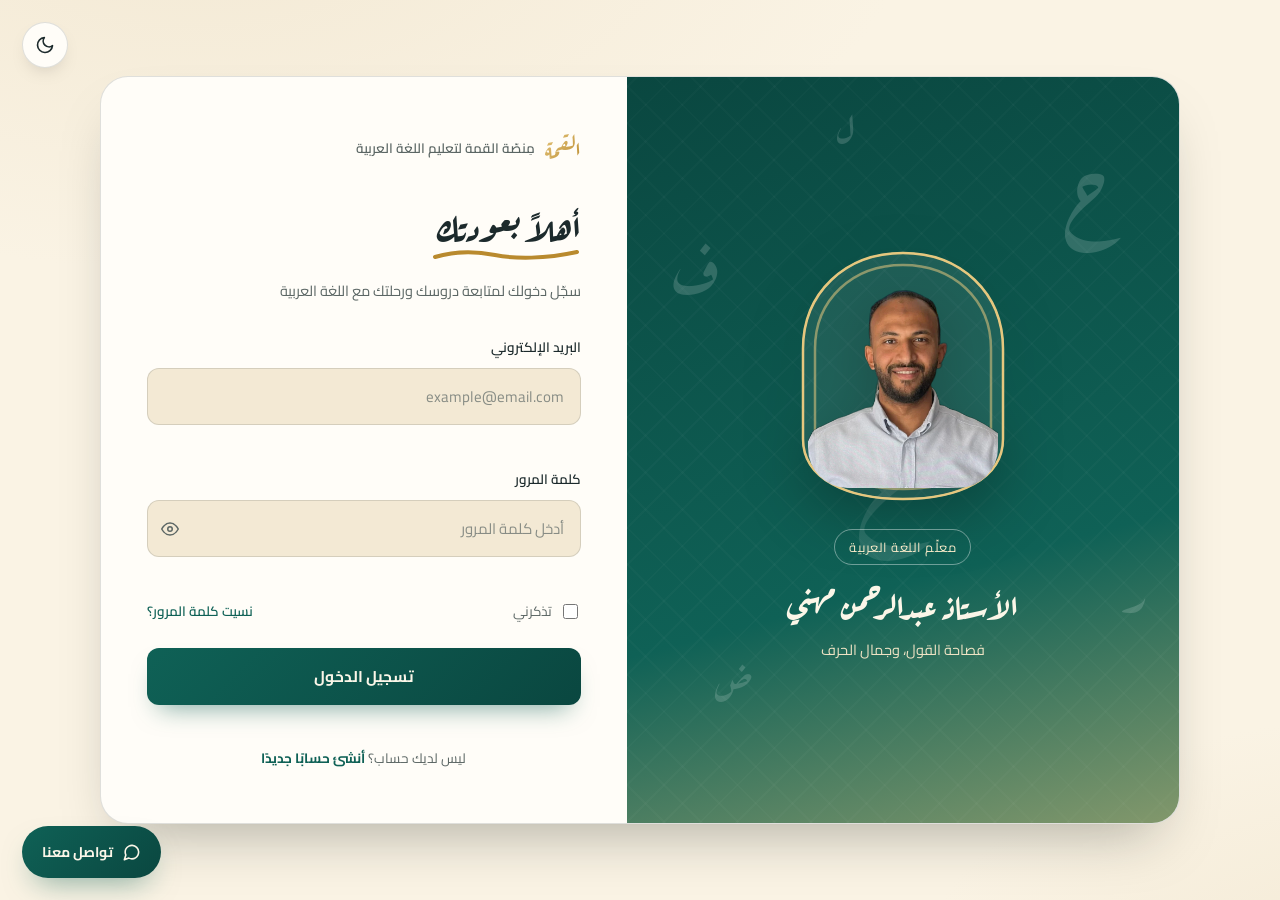
<file: index.html>
<!DOCTYPE html>
<html lang="en">
<head>
    <meta charset="UTF-8">
    <meta name="viewport" content="width=device-width, initial-scale=1.0">
    <title>Document</title>
    <script>
        window.location.href = "./Login/login.html";
    </script>
</head>
<body>
    
</body>
</html>
</file>
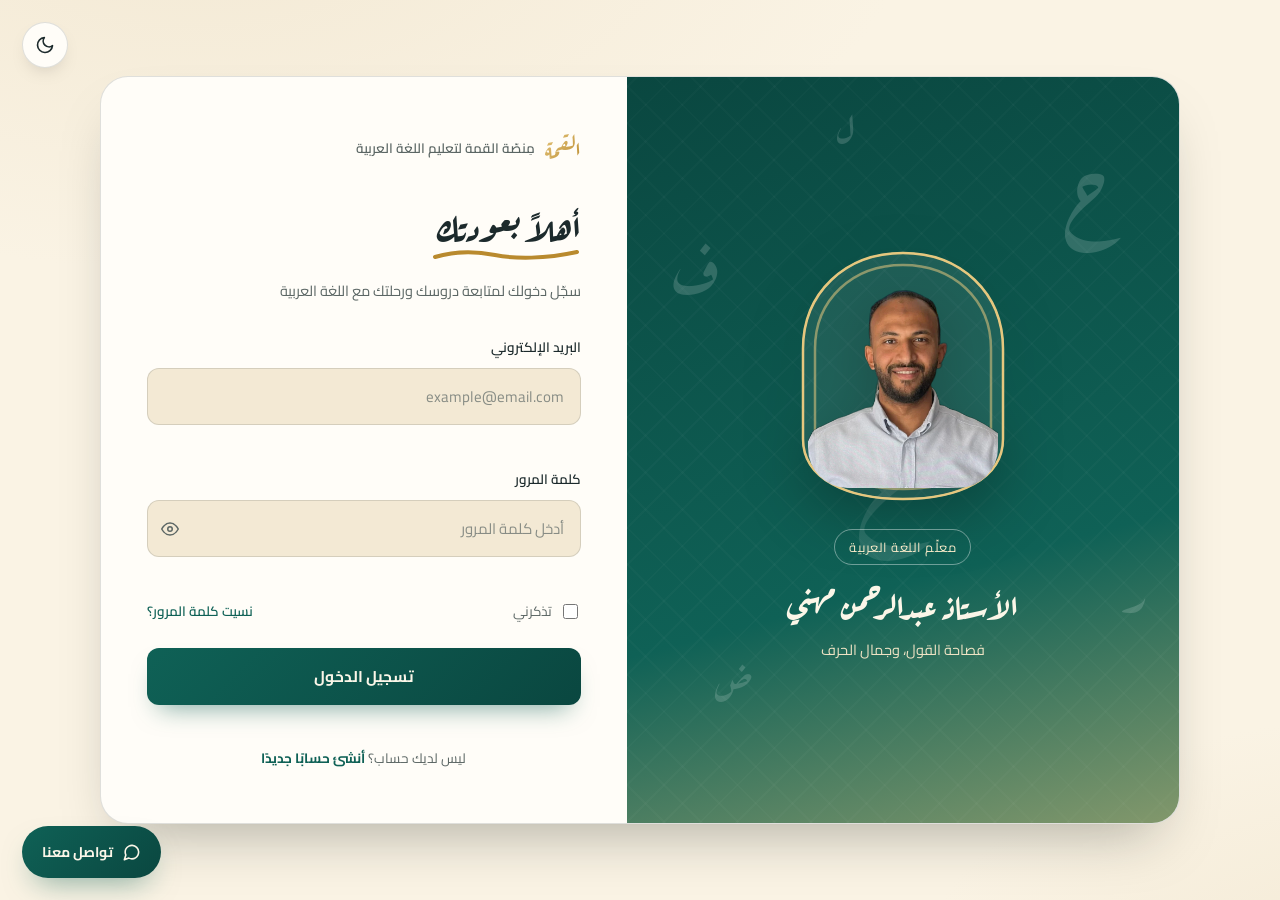
<file: Add New Lesson/index.html>
<!DOCTYPE html>
<html lang="ar" dir="rtl">
<head>
<meta charset="UTF-8">
<meta name="viewport" content="width=device-width, initial-scale=1.0">
<title>منصّة القمة — إضافة درس جديد</title>
<link rel="preconnect" href="https://fonts.googleapis.com">
<link href="https://fonts.googleapis.com/css2?family=Cairo:wght@300;400;500;600;700;800&family=Aref+Ruqaa:wght@400;700&display=swap" rel="stylesheet">
<link rel="stylesheet" href="./style.css">
</head>
<body>

  <header class="topbar">
    <div class="brand">
      <span class="brand-mark">القمة</span>
      <span class="brand-word">مِنصّة القمة لتعليم اللغة العربية</span>
    </div>
    <div class="topbar-actions">
      <span id="gnavMount"></span>
      <button class="theme-toggle" id="themeToggle" aria-label="تبديل الوضع الليلي/النهاري">
        <svg class="icon-moon" viewBox="0 0 24 24" fill="none" stroke="currentColor" stroke-width="2" stroke-linecap="round" stroke-linejoin="round"><path d="M21 12.79A9 9 0 1 1 11.21 3 7 7 0 0 0 21 12.79z"/></svg>
        <svg class="icon-sun" viewBox="0 0 24 24" fill="none" stroke="currentColor" stroke-width="2" stroke-linecap="round" stroke-linejoin="round"><circle cx="12" cy="12" r="4"/><path d="M12 2v2M12 20v2M4.93 4.93l1.41 1.41M17.66 17.66l1.41 1.41M2 12h2M20 12h2M6.34 17.66l-1.41 1.41M19.07 4.93l-1.41 1.41"/></svg>
      </button>
    </div>
  </header>

  <div class="page-wrap">
    <div class="page-title-wrap">
      <span class="eyebrow">لوحة التحكم</span>
      <h1 class="page-title">إضافة درس جديد
        <svg class="underline-ink" viewBox="0 0 150 13" aria-hidden="true"><path d="M3 7c20-5 40-5 60-1s50 4 84-2"/></svg>
      </h1>
      <p class="page-sub">ارفع فيديو الدرس واكتب بياناته ليظهر مباشرة لطلابك</p>
    </div>

    <div class="form-card">
      <form id="addLessonForm" novalidate>
        <div class="field" id="titleField">
          <label for="lessonTitle">عنوان الدرس</label>
          <input type="text" id="lessonTitle" placeholder="مثال: درس الإعراب - الجزء الأول">
          <span class="field-error" id="titleError"></span>
        </div>

        <div class="field" id="descField">
          <label for="lessonDesc">وصف الدرس</label>
          <textarea id="lessonDesc" placeholder="اكتب وصفًا مختصرًا لمحتوى الدرس..."></textarea>
          <span class="field-error" id="descError"></span>
        </div>

        <div class="field" id="videoField">
          <label for="lessonVideoUrl">رابط فيديو الدرس</label>
          <input type="url" id="lessonVideoUrl" placeholder="الصق رابط الفيديو هنا (يوتيوب، فيميو، ...)" dir="ltr">
          <div class="video-preview" id="videoPreview">
            <iframe id="videoPreviewEl" src="" frameborder="0" allow="accelerometer; autoplay; clipboard-write; encrypted-media; gyroscope; picture-in-picture" allowfullscreen></iframe>
          </div>
          <span class="field-error" id="videoError"></span>
        </div>

        <div class="field" id="yearField">
          <label for="lessonYear">الصف الدراسي</label>
          <select id="lessonYear" required>
            <option value="" disabled selected>اختر الصف الدراسي</option>
            <option value="1">الصف الأول الإعدادي</option>
            <option value="2">الصف الثاني الإعدادي</option>
            <option value="3">الصف الثالث الإعدادي</option>
            <option value="4">الصف الأول الثانوي</option>
            <option value="5">الصف الثاني الثانوي</option>
            <option value="6">الصف الثالث الثانوي</option>
          </select>
          <span class="field-error" id="yearError"></span>
        </div>

        <div class="field" id="monthField">
          <label for="lessonMonth">الشهر</label>
          <select id="lessonMonth" required>
            <option value="" disabled selected>اختر الشهر</option>
            <option value="1">الشهر الأول</option>
            <option value="2">الشهر الثاني</option>
            <option value="3">الشهر الثالث</option>
            <option value="4">الشهر الرابع</option>
            <option value="5">الشهر الخامس</option>
            <option value="6">الشهر السادس</option>
            <option value="7">الشهر السابع</option>
            <option value="8">الشهر الثامن</option>
            <option value="9">الشهر التاسع</option>
            <option value="10">الشهر العاشر</option>
            <option value="11">الشهر الحادي عشر</option>
            <option value="12">الشهر الثاني عشر</option>
          </select>
          <span class="field-error" id="monthError"></span>
        </div>

        <button type="submit" class="submit-btn" id="submitBtn">
          <span class="btn-text">نشر الدرس</span>
          <span class="spinner" id="submitSpinner" hidden></span>
        </button>

        <div class="form-message" id="formMessage" role="alert"></div>
      </form>

      <div class="success-card" id="successCard">
        <div class="success-icon">
          <svg viewBox="0 0 24 24" fill="none" stroke="currentColor" stroke-width="2.5" stroke-linecap="round" stroke-linejoin="round"><path d="M20 6L9 17l-5-5"/></svg>
        </div>
        <h2 class="success-title">تم نشر الدرس بنجاح</h2>
        <p class="success-text">الدرس أصبح متاحًا الآن ضمن قائمة الدروس.</p>
        <div class="success-actions">
          <a class="btn btn-primary" href="../Lessons-List/lessons.html">عرض كل الدروس</a>
          <button class="btn btn-ghost" id="addAnotherBtn">إضافة درس آخر</button>
        </div>
      </div>
    </div>
  </div>

<script src="../Shared/browser-guard.js"></script>
<script src="../Shared/config.js"></script>
<script src="../Shared/nav.js"></script>
<script src="./main.js"> </script>
  <script src="../Shared/contact-widget.js"></script>
</body>
</html>
</file>
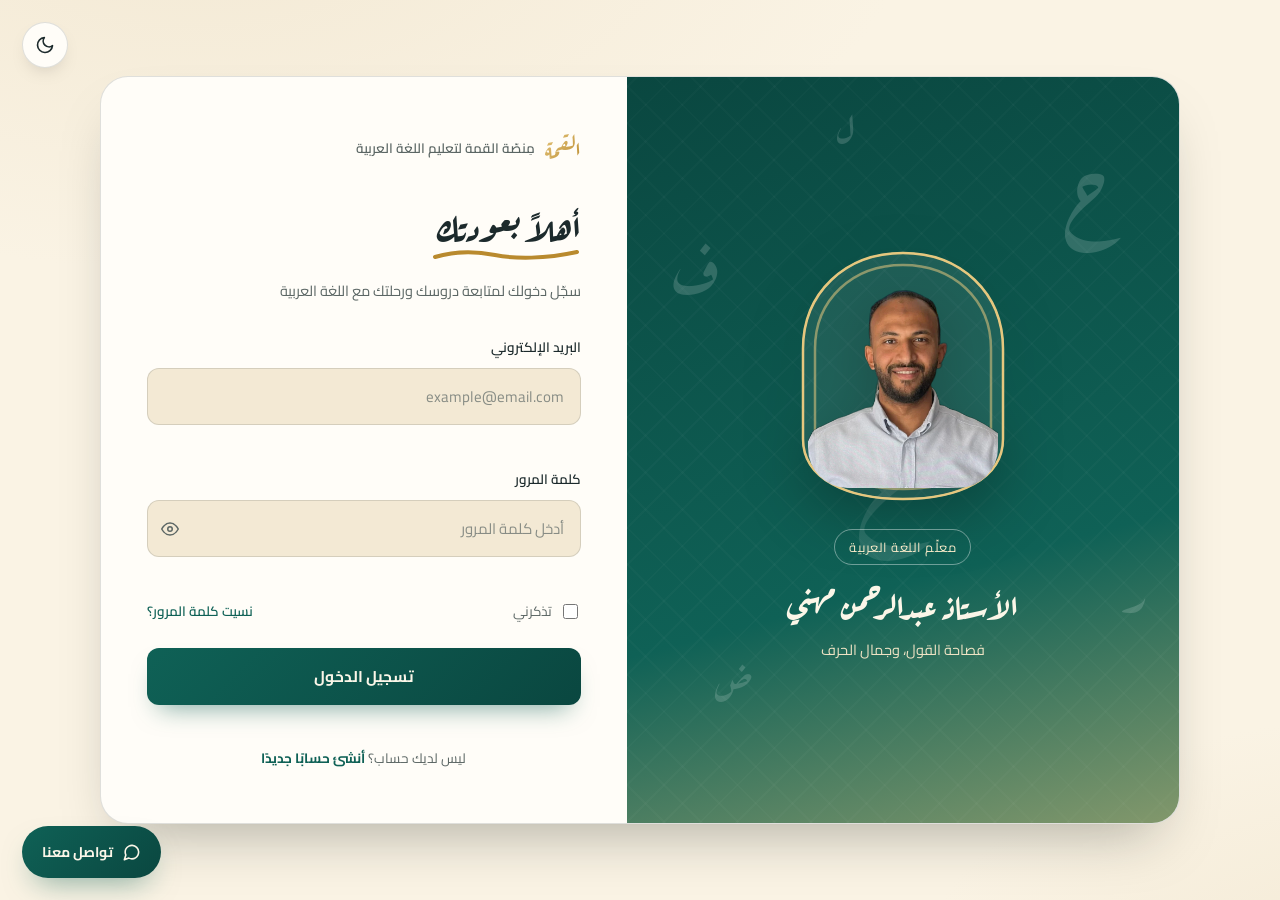
<file: Add Post/index.html>
<!DOCTYPE html>
<html lang="ar" dir="rtl">
<head>
<meta charset="UTF-8">
<meta name="viewport" content="width=device-width, initial-scale=1.0">
<title>منصّة القمة — إضافة بوست</title>
<link rel="preconnect" href="https://fonts.googleapis.com">
<link href="https://fonts.googleapis.com/css2?family=Cairo:wght@300;400;500;600;700;800&family=Aref+Ruqaa:wght@400;700&display=swap" rel="stylesheet">
<style>
  :root{
    --bg:#FAF3E4; --bg-soft:#F3E9D4; --panel:#FFFDF8;
    --ink:#1C2A2C; --ink-soft:#5B6664;
    --gold:#B98A2E; --gold-soft:#E6C77E;
    --teal:#0F6156; --teal-deep:#0A4740;
    --line:rgba(28,42,44,0.14);
    --shadow:0 20px 45px -25px rgba(20,30,25,0.35);
    --danger:#A23B3B; --danger-soft:rgba(162,59,59,0.12);
    --success:#1F7A54;
    color-scheme: light;
  }
  html[data-theme="dark"]{
    --bg:#10171A; --bg-soft:#151E21; --panel:#1A2528;
    --ink:#F1E9D6; --ink-soft:#B7C2BE;
    --gold:#E0BB63; --gold-soft:#8A6C2C;
    --teal:#3FB39C; --teal-deep:#1C6E60;
    --line:rgba(241,233,214,0.14);
    --shadow:0 24px 55px -25px rgba(0,0,0,0.6);
    --danger:#E27A7A; --danger-soft:rgba(226,122,122,0.14);
    --success:#5FCB9B;
    color-scheme: dark;
  }

  *{box-sizing:border-box;}
  html,body{height:100%;}
  body{
    margin:0; font-family:'Cairo', sans-serif;
    background:var(--bg); color:var(--ink); min-height:100vh;
    transition:background .5s ease, color .5s ease;
  }

  .topbar{
    position:sticky; top:0; z-index:40;
    display:flex; align-items:center; justify-content:space-between;
    padding:14px 28px; background:var(--panel); border-bottom:1px solid var(--line);
    backdrop-filter:blur(6px);
  }
  .brand{ display:flex; align-items:center; gap:9px; }
  .brand-mark{
    font-family:'Aref Ruqaa', serif; font-size:23px;
    background:linear-gradient(135deg, var(--gold-soft), var(--gold));
    -webkit-background-clip:text; background-clip:text; color:transparent;
  }
  .brand-word{ font-size:13px; color:var(--ink-soft); font-weight:600; }
  .topbar-actions{ display:flex; align-items:center; gap:10px; }
  .back-link{
    display:flex; align-items:center; gap:6px;
    font-size:13.5px; font-weight:700; color:var(--ink-soft); text-decoration:none;
    padding:9px 14px; border-radius:10px; border:1px solid var(--line);
    transition:background .2s ease, color .2s ease;
  }
  .back-link:hover{ background:var(--bg-soft); color:var(--ink); }
  .back-link svg{ width:16px; height:16px; }
  .theme-toggle{
    width:42px; height:42px; border-radius:50%;
    border:1px solid var(--line); background:var(--bg-soft); color:var(--ink);
    display:flex; align-items:center; justify-content:center; cursor:pointer;
    transition:transform .35s ease, background .4s ease;
  }
  .theme-toggle:hover{ transform:translateY(-2px) rotate(8deg); }
  .theme-toggle svg{ width:19px; height:19px; }
  .icon-sun{ display:none; }
  html[data-theme="dark"] .icon-moon{ display:none; }
  html[data-theme="dark"] .icon-sun{ display:block; }

  .page-wrap{ max-width:640px; margin:0 auto; padding:40px 24px 80px; }

  .page-title-wrap{ margin-bottom:26px; opacity:0; transform:translateY(10px); animation:fadeUp .55s ease forwards .05s; }
  .eyebrow{ display:inline-block; font-size:12.5px; letter-spacing:.5px; font-weight:700; color:var(--teal); margin-bottom:8px; }
  .page-title{ font-family:'Aref Ruqaa', serif; font-size:32px; margin:0; position:relative; display:inline-block; }
  .underline-ink{ display:block; width:150px; height:13px; margin-top:-3px; }
  .underline-ink path{
    fill:none; stroke:var(--gold); stroke-width:4; stroke-linecap:round;
    stroke-dasharray:220; stroke-dashoffset:220; animation:draw 1s ease forwards .4s;
  }
  .page-sub{ font-size:14px; color:var(--ink-soft); margin:8px 0 0; }
  @keyframes draw{ to{ stroke-dashoffset:0; } }
  @keyframes fadeUp{ from{ opacity:0; transform:translateY(12px);} to{ opacity:1; transform:translateY(0);} }

  .form-card{
    background:var(--panel); border:1px solid var(--line); border-radius:20px;
    padding:30px 28px; box-shadow:var(--shadow);
    opacity:0; transform:translateY(14px); animation:fadeUp .55s ease forwards .15s;
  }

  .field{ display:flex; flex-direction:column; gap:7px; margin-bottom:18px; }
  .field label{ font-size:13.5px; font-weight:600; color:var(--ink); }
  .field textarea{
    font-family:'Cairo', sans-serif; font-size:14.5px; padding:12px 15px;
    border-radius:11px; border:1.5px solid var(--line); background:var(--bg-soft); color:var(--ink);
    outline:none; width:100%; resize:vertical; min-height:140px;
    transition:border-color .2s ease, box-shadow .2s ease, background .3s ease;
  }
  .field textarea:focus{
    border-color:var(--teal); box-shadow:0 0 0 4px rgba(15,97,86,0.15); background:var(--panel);
  }
  .field.invalid textarea{ border-color:var(--danger); }
  .field-error{ font-size:12px; color:var(--danger); min-height:14px; }

  .submit-btn{
    width:100%; padding:14px; border:none; border-radius:12px;
    background:linear-gradient(135deg, var(--teal), var(--teal-deep)); color:#FBF6E8;
    font-family:'Cairo', sans-serif; font-weight:700; font-size:15px; cursor:pointer;
    display:flex; align-items:center; justify-content:center; gap:9px;
    transition:transform .2s ease, filter .2s ease;
  }
  .submit-btn:hover:not(:disabled){ transform:translateY(-2px); filter:brightness(1.06); }
  .submit-btn:disabled{ opacity:.7; cursor:not-allowed; }
  .spinner{
    width:16px; height:16px; border-radius:50%;
    border:2.5px solid rgba(255,255,255,0.4); border-top-color:#fff;
    display:none; animation:spin .8s linear infinite;
  }
  .submit-btn.loading .spinner{ display:inline-block; }
  .submit-btn.loading .btn-label{ display:none; }
  @keyframes spin{ to{ transform:rotate(360deg); } }

  .form-message{
    font-size:13.5px; border-radius:10px; padding:0; max-height:0; overflow:hidden; opacity:0;
    transition:all .35s ease;
  }
  .form-message.show{ padding:11px 14px; max-height:80px; opacity:1; margin-top:14px; }
  .form-message.error{ background:var(--danger-soft); color:var(--danger); border:1px solid rgba(162,59,59,0.25); }

  .success-card{ display:none; text-align:center; padding:20px 10px; }
  .success-card.show{ display:block; animation:fadeUp .5s ease forwards; }
  .success-icon{
    width:66px; height:66px; border-radius:50%; margin:0 auto 16px;
    background:rgba(31,122,84,0.12); color:var(--success);
    display:flex; align-items:center; justify-content:center;
  }
  .success-icon svg{ width:30px; height:30px; }
  .success-title{ font-family:'Aref Ruqaa', serif; font-size:24px; margin:0 0 8px; }
  .success-text{ font-size:14px; color:var(--ink-soft); margin:0 0 22px; line-height:1.8; }
  .success-actions{ display:flex; gap:10px; justify-content:center; flex-wrap:wrap; }
  .btn{
    border:none; border-radius:11px; padding:12px 20px; font-family:'Cairo', sans-serif;
    font-weight:700; font-size:13.5px; cursor:pointer; text-decoration:none;
    display:inline-flex; align-items:center; gap:8px;
    transition:transform .2s ease, filter .2s ease, background .2s ease;
  }
  .btn-primary{ background:linear-gradient(135deg, var(--teal), var(--teal-deep)); color:#FBF6E8; }
  .btn-primary:hover{ transform:translateY(-2px); filter:brightness(1.06); }
  .btn-ghost{ background:var(--bg-soft); color:var(--ink); }
  .btn-ghost:hover{ background:var(--line); }

  @media (max-width: 640px){
    .topbar{ padding:12px 16px; }
    .brand-word{ display:none; }
    .page-wrap{ padding:30px 16px 60px; }
    .form-card{ padding:24px 18px; }
  }

  @media (prefers-reduced-motion: reduce){
    *, *::before, *::after{ animation-duration:.001ms !important; animation-iteration-count:1 !important; transition-duration:.001ms !important; }
  }
</style>
</head>
<body>

  <header class="topbar">
    <div class="brand">
      <span class="brand-mark">القمة</span>
      <span class="brand-word">مِنصّة القمة لتعليم اللغة العربية</span>
    </div>
    <div class="topbar-actions">
      <span id="gnavMount"></span>
      <button class="theme-toggle" id="themeToggle" aria-label="تبديل الوضع الليلي/النهاري">
        <svg class="icon-moon" viewBox="0 0 24 24" fill="none" stroke="currentColor" stroke-width="2" stroke-linecap="round" stroke-linejoin="round"><path d="M21 12.79A9 9 0 1 1 11.21 3 7 7 0 0 0 21 12.79z"/></svg>
        <svg class="icon-sun" viewBox="0 0 24 24" fill="none" stroke="currentColor" stroke-width="2" stroke-linecap="round" stroke-linejoin="round"><circle cx="12" cy="12" r="4"/><path d="M12 2v2M12 20v2M4.93 4.93l1.41 1.41M17.66 17.66l1.41 1.41M2 12h2M20 12h2M6.34 17.66l-1.41 1.41M19.07 4.93l-1.41 1.41"/></svg>
      </button>
    </div>
  </header>

  <div class="page-wrap">
    <div class="page-title-wrap">
      <span class="eyebrow">لوحة التحكم</span>
      <h1 class="page-title">إضافة بوست جديد
        <svg class="underline-ink" viewBox="0 0 150 13" aria-hidden="true"><path d="M3 7c20-5 40-5 60-1s50 4 84-2"/></svg>
      </h1>
      <p class="page-sub">اكتب تحديثًا يظهر مباشرة لكل الطلاب في الصفحة الرئيسية</p>
    </div>

    <div class="form-card" id="formCard">
      <form id="addPostForm" novalidate>
        <div class="field" id="contentField">
          <label for="postContent">محتوى البوست</label>
          <textarea id="postContent" placeholder="اكتب تحديثك هنا..."></textarea>
          <span class="field-error" id="contentError"></span>
        </div>

        <button type="submit" class="submit-btn" id="submitBtn">
          <span class="spinner"></span>
          <span class="btn-label">نشر البوست</span>
        </button>

        <div class="form-message" id="formMessage" role="alert"></div>
      </form>

      <div class="success-card" id="successCard">
        <div class="success-icon">
          <svg viewBox="0 0 24 24" fill="none" stroke="currentColor" stroke-width="2.5" stroke-linecap="round" stroke-linejoin="round"><path d="M20 6L9 17l-5-5"/></svg>
        </div>
        <h2 class="success-title">تم نشر البوست بنجاح</h2>
        <p class="success-text">هيظهر البوست دلوقتي لكل الطلاب في الصفحة الرئيسية.</p>
        <div class="success-actions">
          <a class="btn btn-primary" href="../Home/home.html">عرض الصفحة الرئيسية</a>
          <button type="button" class="btn btn-ghost" id="addAnotherBtn">إضافة بوست تاني</button>
        </div>
      </div>
    </div>
  </div>

<script src="../Shared/browser-guard.js"></script>
<script src="../Shared/config.js"></script>
<script src="../Shared/nav.js"></script>
  <script src="../Shared/contact-widget.js"></script>
<script src="./main.js"></script>
</body>
</html>
</file>
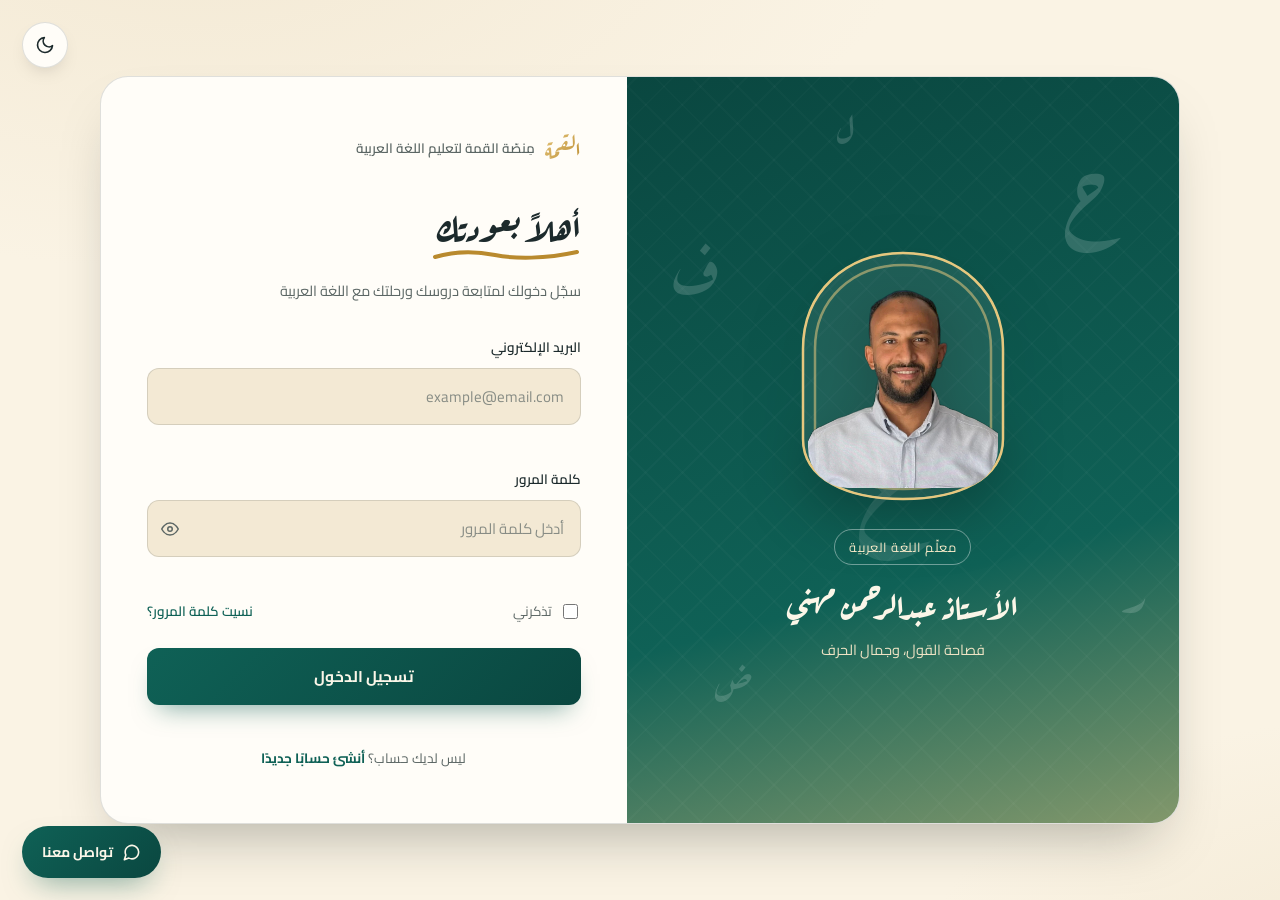
<file: AddLesson/index.html>
<!DOCTYPE html>
<html lang="ar" dir="rtl">
<head>
<meta charset="UTF-8">
<meta name="viewport" content="width=device-width, initial-scale=1.0">
<title>منصّة القمة — إضافة درس جديد</title>
<link rel="preconnect" href="https://fonts.googleapis.com">
<link href="https://fonts.googleapis.com/css2?family=Cairo:wght@300;400;500;600;700;800&family=Aref+Ruqaa:wght@400;700&display=swap" rel="stylesheet">
<link rel="stylesheet" href="./style.css">
</head>
<body>

  <header class="topbar">
    <div class="brand">
      <span class="brand-mark">القمة</span>
      <span class="brand-word">مِنصّة القمة لتعليم اللغة العربية</span>
    </div>
    <div class="topbar-actions">
      <span id="gnavMount"></span>
      <button class="theme-toggle" id="themeToggle" aria-label="تبديل الوضع الليلي/النهاري">
        <svg class="icon-moon" viewBox="0 0 24 24" fill="none" stroke="currentColor" stroke-width="2" stroke-linecap="round" stroke-linejoin="round"><path d="M21 12.79A9 9 0 1 1 11.21 3 7 7 0 0 0 21 12.79z"/></svg>
        <svg class="icon-sun" viewBox="0 0 24 24" fill="none" stroke="currentColor" stroke-width="2" stroke-linecap="round" stroke-linejoin="round"><circle cx="12" cy="12" r="4"/><path d="M12 2v2M12 20v2M4.93 4.93l1.41 1.41M17.66 17.66l1.41 1.41M2 12h2M20 12h2M6.34 17.66l-1.41 1.41M19.07 4.93l-1.41 1.41"/></svg>
      </button>
    </div>
  </header>

  <div class="page-wrap">
    <div class="page-title-wrap">
      <span class="eyebrow">لوحة التحكم</span>
      <h1 class="page-title">إضافة درس جديد
        <svg class="underline-ink" viewBox="0 0 150 13" aria-hidden="true"><path d="M3 7c20-5 40-5 60-1s50 4 84-2"/></svg>
      </h1>
      <p class="page-sub">ارفع فيديو الدرس واكتب بياناته ليظهر مباشرة لطلابك</p>
    </div>

    <div class="form-card">
      <form id="addLessonForm" novalidate>
        <div class="field" id="titleField">
          <label for="lessonTitle">عنوان الدرس</label>
          <input type="text" id="lessonTitle" placeholder="مثال: درس الإعراب - الجزء الأول">
          <span class="field-error" id="titleError"></span>
        </div>

        <div class="field" id="descField">
          <label for="lessonDesc">وصف الدرس</label>
          <textarea id="lessonDesc" placeholder="اكتب وصفًا مختصرًا لمحتوى الدرس..."></textarea>
          <span class="field-error" id="descError"></span>
        </div>

        <div class="field" id="videoField">
          <label>فيديو الدرس</label>
          <div class="dropzone" id="dropzone">
            <input type="file" id="videoInput" accept="video/*">
            <div class="dz-icon">
              <svg viewBox="0 0 24 24" fill="none" stroke="currentColor" stroke-width="2" stroke-linecap="round" stroke-linejoin="round"><path d="M21 15v4a2 2 0 0 1-2 2H5a2 2 0 0 1-2-2v-4M17 8l-5-5-5 5M12 3v12"/></svg>
            </div>
            <div class="dz-title">اسحب الفيديو هنا أو <span class="dz-browse">اختر ملفًا</span></div>
            <div class="dz-sub">صيغ الفيديو المدعومة، بحد أقصى حسب سعة الخادم</div>
          </div>

          <div class="file-chip" id="fileChip">
            <div class="file-chip-icon">
              <svg viewBox="0 0 24 24" fill="none" stroke="currentColor" stroke-width="2" stroke-linecap="round" stroke-linejoin="round"><polygon points="23 7 16 12 23 17 23 7"/><rect x="1" y="5" width="15" height="14" rx="2"/></svg>
            </div>
            <div class="file-chip-info">
              <div class="file-chip-name" id="fileChipName"></div>
              <div class="file-chip-size" id="fileChipSize"></div>
            </div>
            <button type="button" class="file-chip-remove" id="fileChipRemove" aria-label="إزالة الملف">
              <svg viewBox="0 0 24 24" fill="none" stroke="currentColor" stroke-width="2" stroke-linecap="round" stroke-linejoin="round"><path d="M18 6L6 18M6 6l12 12"/></svg>
            </button>
          </div>

          <div class="video-preview" id="videoPreview">
            <video id="videoPreviewEl" controls></video>
          </div>

          <div class="upload-progress" id="uploadProgress">
            <div class="upload-progress-bar" id="uploadProgressBar"></div>
          </div>

          <span class="field-error" id="videoError"></span>
        </div>

        <div class="field" id="yearField">
          <label for="lessonYear">الصف الدراسي</label>
          <select id="lessonYear" required>
            <option value="" disabled selected>اختر الصف الدراسي</option>
            <option value="1">الصف الأول الإعدادي</option>
            <option value="2">الصف الثاني الإعدادي</option>
            <option value="3">الصف الثالث الإعدادي</option>
            <option value="4">الصف الأول الثانوي</option>
            <option value="5">الصف الثاني الثانوي</option>
            <option value="6">الصف الثالث الثانوي</option>
          </select>
          <span class="field-error" id="yearError"></span>
        </div>

        <button type="submit" class="submit-btn" id="submitBtn">
          <span class="btn-text">نشر الدرس</span>
          <span class="spinner" id="submitSpinner" hidden></span>
        </button>

        <div class="form-message" id="formMessage" role="alert"></div>
      </form>

      <div class="success-card" id="successCard">
        <div class="success-icon">
          <svg viewBox="0 0 24 24" fill="none" stroke="currentColor" stroke-width="2.5" stroke-linecap="round" stroke-linejoin="round"><path d="M20 6L9 17l-5-5"/></svg>
        </div>
        <h2 class="success-title">تم نشر الدرس بنجاح</h2>
        <p class="success-text">الدرس أصبح متاحًا الآن ضمن قائمة الدروس.</p>
        <div class="success-actions">
          <a class="btn btn-primary" href="../Lessons-List/lessons.html">عرض كل الدروس</a>
          <button class="btn btn-ghost" id="addAnotherBtn">إضافة درس آخر</button>
        </div>
      </div>
    </div>
  </div>

<script src="../Shared/browser-guard.js"></script>
<script src="../Shared/config.js"></script>
<script src="../Shared/nav.js"></script>
<script src="./main.js"> </script>
  <script src="../Shared/contact-widget.js"></script>
</body>
</html>
</file>
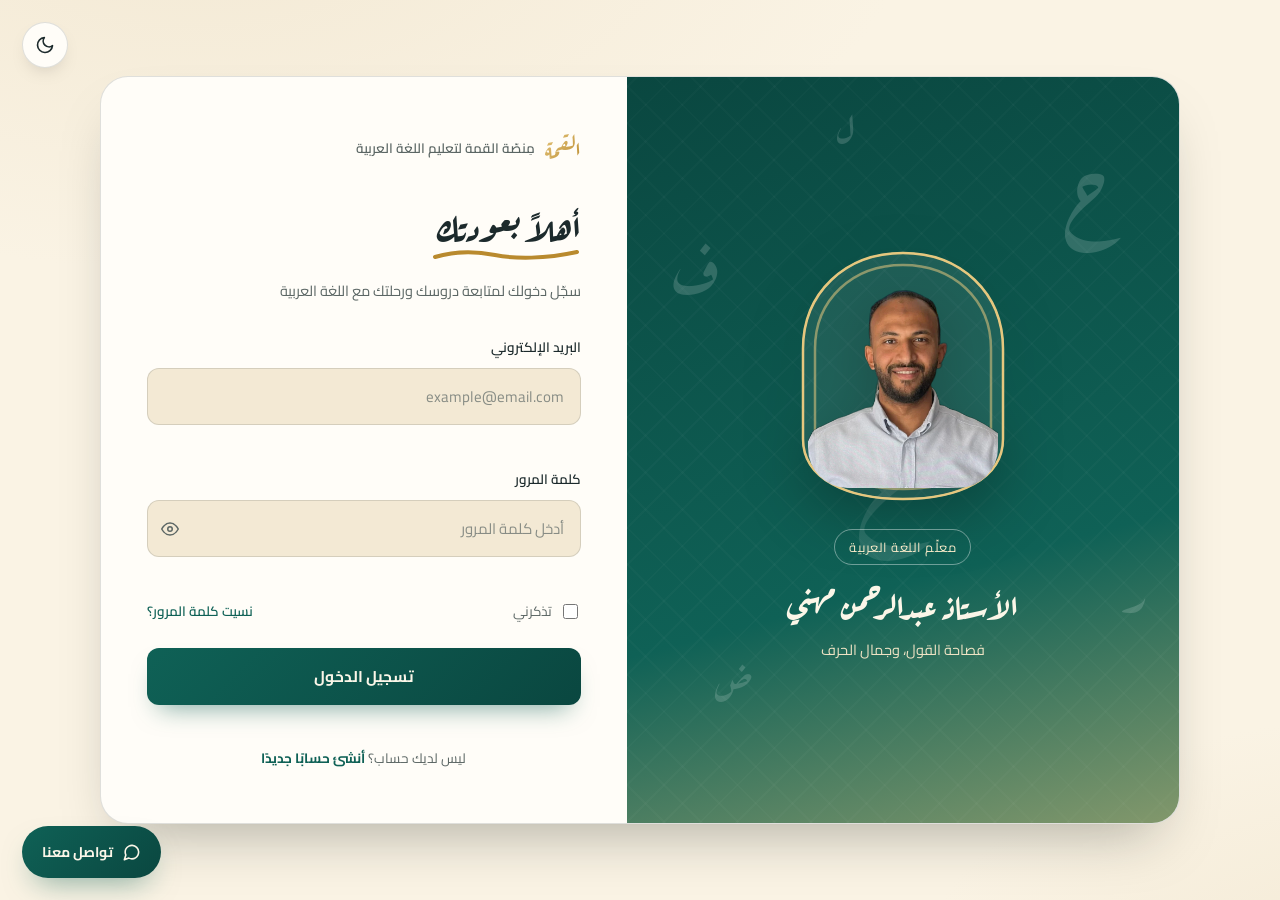
<file: Dashboard/index.html>
<!DOCTYPE html>
<html lang="ar" dir="rtl">
<head>
    <meta charset="UTF-8" />
    <meta name="viewport" content="width=device-width, initial-scale=1.0" />
    <title>لوحة التحكم — نظرة عامة</title>

    <link rel="stylesheet" href="../Users-List/style.css" />
    <link rel="stylesheet"
          href="https://cdnjs.cloudflare.com/ajax/libs/font-awesome/6.6.0/css/all.min.css" />
    <style>
        .dash-wrap{ padding:28px; }
        .dash-title{ font-size:26px; margin-bottom:4px; }
        .dash-sub{ color:var(--text-light); margin-bottom:26px; display:block; }

        .stat-grid{
            display:grid; grid-template-columns:repeat(auto-fit, minmax(190px, 1fr));
            gap:18px; margin-bottom:28px;
        }
        .stat-card{
            background:var(--card); border:1px solid var(--border); border-radius:16px;
            padding:20px; box-shadow:var(--shadow);
            display:flex; align-items:center; gap:14px;
        }
        .stat-icon{
            width:46px; height:46px; border-radius:12px; flex-shrink:0;
            display:flex; align-items:center; justify-content:center; font-size:18px; color:#fff;
        }
        .stat-icon.i1{ background:linear-gradient(135deg,#4f46e5,#4338ca); }
        .stat-icon.i2{ background:linear-gradient(135deg,#0ea5a1,#0a746f); }
        .stat-icon.i3{ background:linear-gradient(135deg,#d97706,#b45309); }
        .stat-icon.i4{ background:linear-gradient(135deg,#e11d48,#9f1239); }
        .stat-icon.i5{ background:linear-gradient(135deg,#22c55e,#15803d); }
        .stat-icon.i6{ background:linear-gradient(135deg,#64748b,#334155); }
        .stat-value{ font-size:22px; font-weight:800; }
        .stat-label{ font-size:12.5px; color:var(--text-light); }

        .panels{ display:grid; grid-template-columns:1fr 1fr; gap:20px; }
        @media (max-width: 780px){ .panels{ grid-template-columns:1fr; } }

        .panel{
            background:var(--card); border:1px solid var(--border); border-radius:16px;
            padding:22px; box-shadow:var(--shadow);
        }
        .panel h3{ margin:0 0 16px; font-size:16px; }

        .bar-row{ display:flex; align-items:center; gap:10px; margin-bottom:12px; }
        .bar-label{ width:120px; font-size:12.5px; color:var(--text-light); flex-shrink:0; }
        .bar-track{ flex:1; height:10px; border-radius:6px; background:var(--bg-soft); overflow:hidden; }
        .bar-fill{ height:100%; border-radius:6px; background:linear-gradient(90deg,#4f46e5,#818cf8); }
        .bar-count{ width:34px; text-align:left; font-size:12.5px; font-weight:700; flex-shrink:0; }

        .loading-row{ text-align:center; padding:50px 0; color:var(--text-light); }
        .loading-row .loader{
            width:36px; height:36px; border-radius:50%; margin:0 auto 12px;
            border:3px solid var(--border); border-top-color:var(--primary);
            animation:spin .8s linear infinite;
        }
        @keyframes spin{ to{ transform:rotate(360deg); } }
        .hidden{ display:none; }
        .err-note{ font-size:12px; color:var(--text-light); margin-top:6px; }
    </style>
</head>
<body>

<header class="topbar">
  <div class="brand">
    <span class="brand-mark">القمة</span>
    <span class="brand-word">لوحة التحكم — مِنصّة القمة</span>
  </div>
  <div class="topbar-actions">
    <span id="gnavMount"></span>
  </div>
</header>

<nav class="dash-subnav">
  <a class="active" href="./index.html">
    <i class="fa-solid fa-chart-line"></i>
    نظرة عامة
  </a>
  <a href="../Users-List/index.html">
    <i class="fa-solid fa-users"></i>
    المستخدمين
  </a>
</nav>

<div class="dash-wrap">
  <h2 class="dash-title">نظرة عامة على المنصّة</h2>
  <span class="dash-sub">إحصائيات مباشرة من السيرفر</span>

  <div id="loadingRow" class="loading-row">
    <div class="loader"></div>
    جارِ تحميل الإحصائيات...
  </div>

  <div id="dashContent" class="hidden">
    <div class="stat-grid">
      <div class="stat-card">
        <span class="stat-icon i1"><i class="fa-solid fa-users"></i></span>
        <div><div class="stat-value" id="statUsers">0</div><div class="stat-label">إجمالي المستخدمين</div></div>
      </div>
      <div class="stat-card">
        <span class="stat-icon i2"><i class="fa-solid fa-book-open"></i></span>
        <div><div class="stat-value" id="statLessons">0</div><div class="stat-label">إجمالي الدروس</div></div>
      </div>
      <div class="stat-card">
        <span class="stat-icon i3"><i class="fa-solid fa-newspaper"></i></span>
        <div><div class="stat-value" id="statPosts">0</div><div class="stat-label">إجمالي البوستات</div></div>
      </div>
      <div class="stat-card">
        <span class="stat-icon i4"><i class="fa-solid fa-heart"></i></span>
        <div><div class="stat-value" id="statLikes">0</div><div class="stat-label">إجمالي الإعجابات</div></div>
      </div>
      <div class="stat-card">
        <span class="stat-icon i5"><i class="fa-solid fa-comment"></i></span>
        <div><div class="stat-value" id="statQuestions">0</div><div class="stat-label">إجمالي الأسئلة</div></div>
      </div>
      <div class="stat-card">
        <span class="stat-icon i6"><i class="fa-solid fa-user-lock"></i></span>
        <div><div class="stat-value" id="statBlocked">0</div><div class="stat-label">مستخدمين محظورين</div></div>
      </div>
    </div>

    <div class="panels">
      <div class="panel">
        <h3>المستخدمين حسب الصلاحية</h3>
        <div id="roleBars"></div>
      </div>
      <div class="panel">
        <h3>الدروس حسب السنة الدراسية</h3>
        <div id="yearBars"></div>
      </div>
    </div>
    <p class="err-note" id="partialNote"></p>
  </div>
</div>

<script src="../Shared/browser-guard.js"></script>
<script src="../Shared/config.js"></script>
<script src="../Shared/nav.js"></script>
<script src="./main.js"></script>
</body>
</html>
</file>
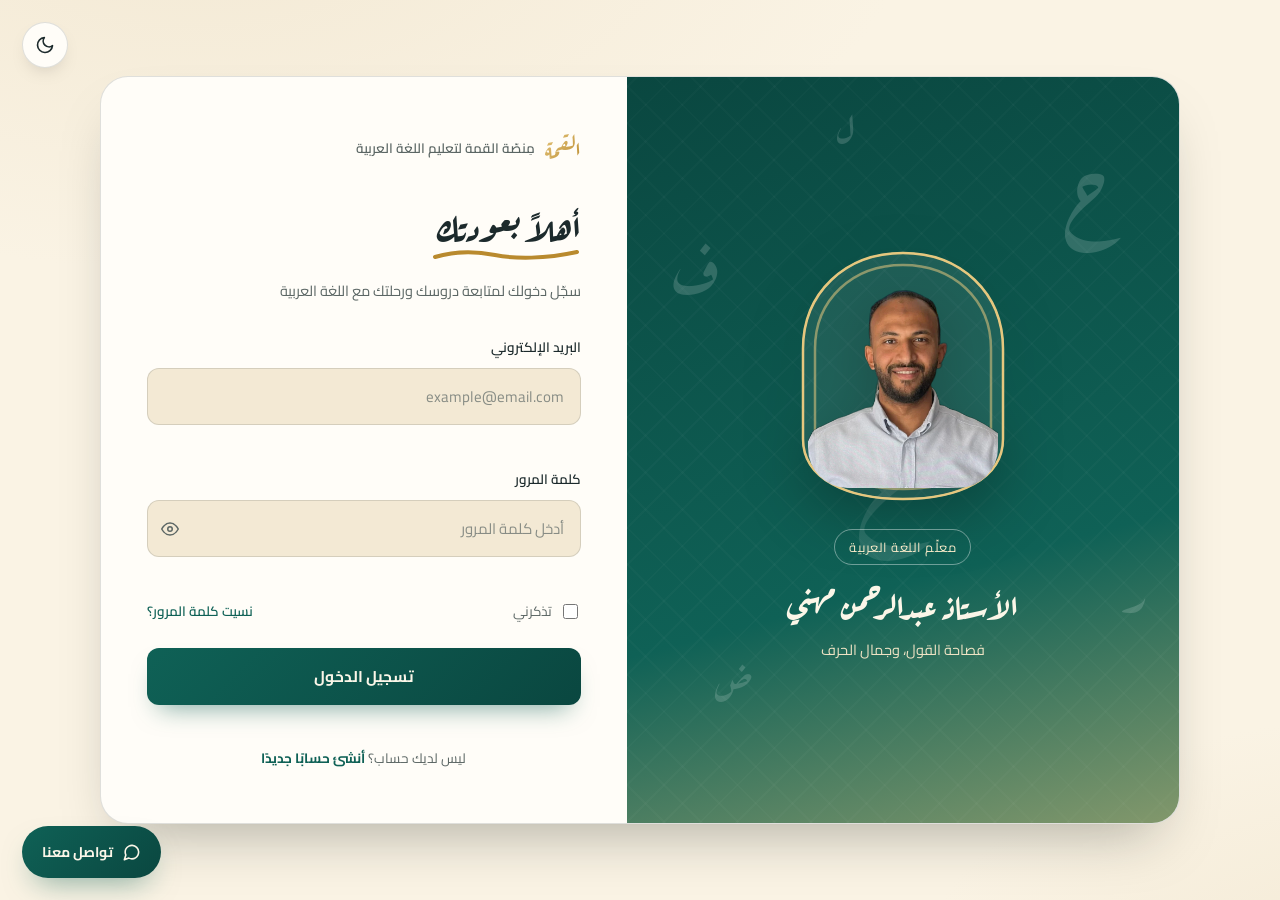
<file: Profile/index.html>
<!DOCTYPE html>
<html lang="ar" dir="rtl">
<head>
<meta charset="UTF-8">
<meta name="viewport" content="width=device-width, initial-scale=1.0">
<title>منصّة القمة — بروفايلي</title>
<link rel="preconnect" href="https://fonts.googleapis.com">
<link href="https://fonts.googleapis.com/css2?family=Cairo:wght@300;400;500;600;700;800&family=Aref+Ruqaa:wght@400;700&display=swap" rel="stylesheet">
<style>
  :root{
    --bg:#FAF3E4; --bg-soft:#F3E9D4; --panel:#FFFDF8;
    --ink:#1C2A2C; --ink-soft:#5B6664;
    --gold:#B98A2E; --gold-soft:#E6C77E;
    --teal:#0F6156; --teal-deep:#0A4740;
    --line:rgba(28,42,44,0.14);
    --shadow:0 20px 45px -25px rgba(20,30,25,0.35);
    --danger:#A23B3B; --danger-soft:rgba(162,59,59,0.12);
    --success:#1F7A54;
    color-scheme: light;
  }
  html[data-theme="dark"]{
    --bg:#10171A; --bg-soft:#151E21; --panel:#1A2528;
    --ink:#F1E9D6; --ink-soft:#B7C2BE;
    --gold:#E0BB63; --gold-soft:#8A6C2C;
    --teal:#3FB39C; --teal-deep:#1C6E60;
    --line:rgba(241,233,214,0.14);
    --shadow:0 24px 55px -25px rgba(0,0,0,0.6);
    --danger:#E27A7A; --danger-soft:rgba(226,122,122,0.14);
    --success:#5FCB9B;
    color-scheme: dark;
  }

  *{box-sizing:border-box;}
  html,body{height:100%;}
  body{
    margin:0; font-family:'Cairo', sans-serif;
    background:var(--bg); color:var(--ink); min-height:100vh;
    transition:background .5s ease, color .5s ease;
  }

  .topbar{
    position:sticky; top:0; z-index:40;
    display:flex; align-items:center; justify-content:space-between;
    padding:14px 28px; background:var(--panel); border-bottom:1px solid var(--line);
    backdrop-filter:blur(6px);
  }
  .brand{ display:flex; align-items:center; gap:9px; }
  .brand-mark{
    font-family:'Aref Ruqaa', serif; font-size:23px;
    background:linear-gradient(135deg, var(--gold-soft), var(--gold));
    -webkit-background-clip:text; background-clip:text; color:transparent;
  }
  .brand-word{ font-size:13px; color:var(--ink-soft); font-weight:600; }
  .topbar-actions{ display:flex; align-items:center; gap:10px; }
  .theme-toggle{
    width:42px; height:42px; border-radius:50%;
    border:1px solid var(--line); background:var(--bg-soft); color:var(--ink);
    display:flex; align-items:center; justify-content:center; cursor:pointer;
    transition:transform .35s ease, background .4s ease;
  }
  .theme-toggle:hover{ transform:translateY(-2px) rotate(8deg); }
  .theme-toggle svg{ width:19px; height:19px; }
  .icon-sun{ display:none; }
  html[data-theme="dark"] .icon-moon{ display:none; }
  html[data-theme="dark"] .icon-sun{ display:block; }

  .page-wrap{ max-width:600px; margin:0 auto; padding:40px 24px 80px; }

  .profile-head{ display:flex; align-items:center; gap:16px; margin-bottom:28px; opacity:0; transform:translateY(10px); animation:fadeUp .55s ease forwards .05s; }
  .profile-avatar{
    width:64px; height:64px; border-radius:50%; flex-shrink:0;
    background:linear-gradient(135deg, var(--teal), var(--teal-deep));
    display:flex; align-items:center; justify-content:center; color:#fff; font-weight:800; font-size:24px;
  }
  .profile-name{ font-family:'Aref Ruqaa', serif; font-size:26px; margin:0; }
  .profile-role{ font-size:13px; color:var(--ink-soft); margin-top:4px; }
  @keyframes fadeUp{ from{ opacity:0; transform:translateY(12px);} to{ opacity:1; transform:translateY(0);} }

  .card{
    background:var(--panel); border:1px solid var(--line); border-radius:20px;
    padding:26px 24px; box-shadow:var(--shadow); margin-bottom:20px;
    opacity:0; transform:translateY(14px); animation:fadeUp .55s ease forwards .15s;
  }
  .card h3{ margin:0 0 18px; font-family:'Aref Ruqaa', serif; font-size:19px; }

  .info-row{ display:flex; justify-content:space-between; align-items:center; padding:11px 0; border-bottom:1px solid var(--line); }
  .info-row:last-child{ border-bottom:none; }
  .info-label{ font-size:13px; color:var(--ink-soft); }
  .info-value{ font-size:14px; font-weight:700; }

  .field{ display:flex; flex-direction:column; gap:7px; margin-bottom:16px; }
  .field label{ font-size:13.5px; font-weight:600; color:var(--ink); }
  .field input, .field select{
    font-family:'Cairo', sans-serif; font-size:14.5px; padding:12px 15px;
    border-radius:11px; border:1.5px solid var(--line); background:var(--bg-soft); color:var(--ink);
    outline:none; width:100%;
    transition:border-color .2s ease, box-shadow .2s ease, background .3s ease;
  }
  .field input:focus, .field select:focus{
    border-color:var(--teal); box-shadow:0 0 0 4px rgba(15,97,86,0.15); background:var(--panel);
  }
  .field input:disabled{ opacity:.6; }
  .field-error{ font-size:12px; color:var(--danger); min-height:14px; }

  .btn-row{ display:flex; gap:10px; }
  .btn{
    border:none; border-radius:11px; padding:12px 20px; font-family:'Cairo', sans-serif;
    font-weight:700; font-size:13.5px; cursor:pointer;
    display:inline-flex; align-items:center; gap:8px;
    transition:transform .2s ease, filter .2s ease, background .2s ease;
  }
  .btn-primary{ background:linear-gradient(135deg, var(--teal), var(--teal-deep)); color:#FBF6E8; }
  .btn-primary:hover:not(:disabled){ transform:translateY(-2px); filter:brightness(1.06); }
  .btn-primary:disabled{ opacity:.7; cursor:not-allowed; }
  .btn-ghost{ background:var(--bg-soft); color:var(--ink); }
  .btn-ghost:hover{ background:var(--line); }

  .form-message{
    font-size:13.5px; border-radius:10px; padding:0; max-height:0; overflow:hidden; opacity:0;
    transition:all .35s ease;
  }
  .form-message.show{ padding:11px 14px; max-height:80px; opacity:1; margin-top:14px; }
  .form-message.error{ background:var(--danger-soft); color:var(--danger); border:1px solid rgba(162,59,59,0.25); }
  .form-message.success{ background:rgba(31,122,84,0.12); color:var(--success); border:1px solid rgba(31,122,84,0.25); }

  @media (max-width: 640px){
    .topbar{ padding:12px 16px; }
    .brand-word{ display:none; }
    .page-wrap{ padding:30px 16px 60px; }
    .card{ padding:20px 16px; }
  }
  @media (prefers-reduced-motion: reduce){
    *, *::before, *::after{ animation-duration:.001ms !important; animation-iteration-count:1 !important; transition-duration:.001ms !important; }
  }
</style>
</head>
<body>

  <header class="topbar">
    <div class="brand">
      <span class="brand-mark">القمة</span>
      <span class="brand-word">مِنصّة القمة لتعليم اللغة العربية</span>
    </div>
    <div class="topbar-actions">
      <span id="gnavMount"></span>
      <button class="theme-toggle" id="themeToggle" aria-label="تبديل الوضع الليلي/النهاري">
        <svg class="icon-moon" viewBox="0 0 24 24" fill="none" stroke="currentColor" stroke-width="2" stroke-linecap="round" stroke-linejoin="round"><path d="M21 12.79A9 9 0 1 1 11.21 3 7 7 0 0 0 21 12.79z"/></svg>
        <svg class="icon-sun" viewBox="0 0 24 24" fill="none" stroke="currentColor" stroke-width="2" stroke-linecap="round" stroke-linejoin="round"><circle cx="12" cy="12" r="4"/><path d="M12 2v2M12 20v2M4.93 4.93l1.41 1.41M17.66 17.66l1.41 1.41M2 12h2M20 12h2M6.34 17.66l-1.41 1.41M19.07 4.93l-1.41 1.41"/></svg>
      </button>
    </div>
  </header>

  <div class="page-wrap">
    <div class="profile-head">
      <span class="profile-avatar" id="pAvatar"></span>
      <div>
        <h1 class="profile-name" id="pName">...</h1>
        <div class="profile-role" id="pRole"></div>
      </div>
    </div>

    <div class="card" id="infoCard">
      <h3>بياناتي</h3>
      <div class="info-row"><span class="info-label">الإيميل</span><span class="info-value" id="pEmail">—</span></div>
      <div class="info-row"><span class="info-label">الهاتف</span><span class="info-value" id="pPhone">—</span></div>
      <div class="info-row" id="pYearRow"><span class="info-label">الصف الدراسي</span><span class="info-value" id="pYear">—</span></div>
    </div>

    <div class="card">
      <h3>تعديل بياناتي</h3>
      <form id="editForm">
        <div class="field">
          <label for="fName">الاسم</label>
          <input type="text" id="fName" placeholder="اسمك">
          <span class="field-error" id="nameError"></span>
        </div>
        <div class="field" id="yearField">
          <label for="fYear">الصف الدراسي</label>
          <select id="fYear">
            <option value="1">الصف الأول الإعدادي</option>
            <option value="2">الصف الثاني الإعدادي</option>
            <option value="3">الصف الثالث الإعدادي</option>
            <option value="4">الصف الأول الثانوي</option>
            <option value="5">الصف الثاني الثانوي</option>
            <option value="6">الصف الثالث الثانوي</option>
          </select>
        </div>
        <div class="field">
          <label for="fPhone">رقم الهاتف</label>
          <input type="tel" id="fPhone" placeholder="01xxxxxxxxx">
          <span class="field-error" id="phoneError"></span>
        </div>
        <div class="btn-row">
          <button type="submit" class="btn btn-primary" id="saveBtn">حفظ التعديلات</button>
        </div>
        <div class="form-message" id="formMessage" role="alert"></div>
      </form>
    </div>
  </div>

<script src="../Shared/browser-guard.js"></script>
<script src="../Shared/config.js"></script>
<script src="../Shared/nav.js"></script>
<script src="./main.js"></script>
</body>
</html>
</file>
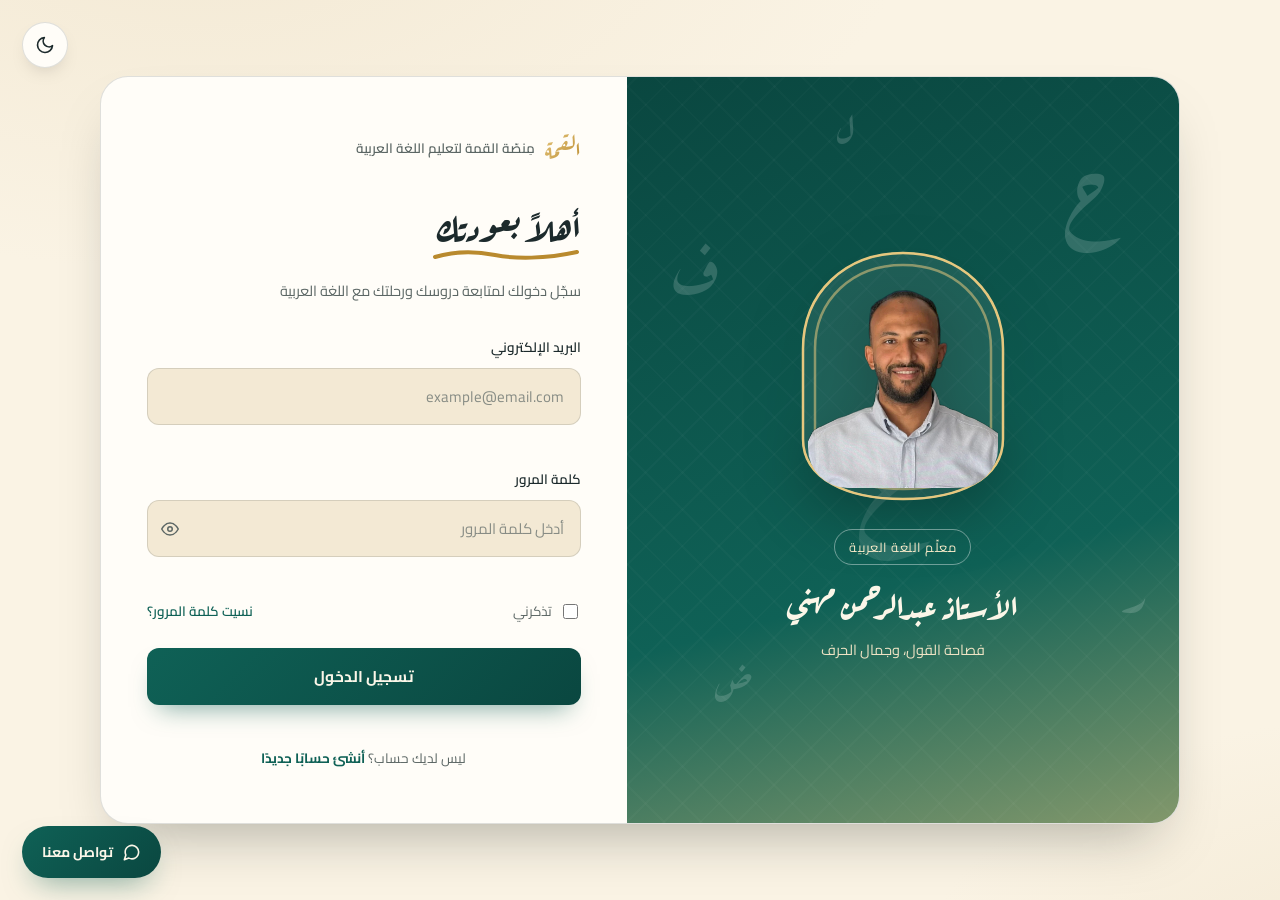
<file: Users-List/index.html>
<!DOCTYPE html>
<html lang="ar" dir="rtl">
<head>
    <meta charset="UTF-8" />
    <meta name="viewport" content="width=device-width, initial-scale=1.0" />
    <title>إدارة المستخدمين</title>

    <link rel="stylesheet" href="./style.css" />
    <link rel="stylesheet"
          href="https://cdnjs.cloudflare.com/ajax/libs/font-awesome/6.6.0/css/all.min.css" />
</head>

<body>

<header class="topbar">
  <div class="brand">
    <span class="brand-mark">القمة</span>
    <span class="brand-word">لوحة التحكم — منصّة القمة</span>
  </div>
  <div class="topbar-actions">
    <span id="gnavMount"></span>
  </div>
</header>

<nav class="dash-subnav">
  <a href="../Dashboard/index.html">
    <i class="fa-solid fa-chart-line"></i>
    نظرة عامة
  </a>
  <a class="active" href="./index.html">
    <i class="fa-solid fa-users"></i>
    المستخدمين
  </a>
</nav>

<div class="page">

    <!-- Header -->
    <div class="page-header">

        <div>
            <h2>المستخدمين</h2>
            <span>إدارة جميع المستخدمين</span>
        </div>

        <div class="header-actions">

            <div class="search-box">
                <i class="fa-solid fa-magnifying-glass"></i>
                <input
                    type="text"
                    id="searchInput"
                    placeholder="ابحث بالاسم أو الإيميل أو الهاتف..." />
            </div>

            <select id="yearFilter">
                <option value="all">كل السنوات</option>
                <option value="1">اولي اعدادي</option>
                <option value="2">ثانية اعدادي</option>
                <option value="3">ثالثة اعدادي</option>
                <option value="4">اولي ثانوي</option>
                <option value="5">ثانية ثانوي</option>
                <option value="6">ثالثة ثانوي</option>
            </select>

            <button id="refreshBtn">
                <i class="fa-solid fa-rotate-right"></i>
                تحديث
            </button>

        </div>

    </div>

    <!-- Loading -->

    <div id="loading" class="loading">

        <div class="loader"></div>
        <p>جار تحميل المستخدمين...</p>

    </div>

    <!-- Empty -->

    <div id="emptyState" class="empty hidden">

        <i class="fa-regular fa-face-frown"></i>

        <h3>لا يوجد مستخدمون</h3>

    </div>

    <!-- Table -->

    <div id="tableContainer" class="table-wrapper hidden">

        <table>

            <thead>

            <tr>

                <th>#</th>

                <th>الاسم</th>

                <th>السنة</th>

                <th>الهاتف</th>

                <th>الإيميل</th>

                <th>الصلاحية</th>

                <th>محظور</th>

                <th>متصل</th>

                <th>الإجراءات</th>

            </tr>

            </thead>

            <tbody id="usersTable">

            </tbody>

        </table>

    </div>

</div>

<!-- Template -->

<template id="userRowTemplate">

    <tr>

        <td class="index"></td>

        <td>

            <div class="user">

                <div class="avatar"></div>

                <div>

                    <h4 class="name"></h4>

                </div>

            </div>

        </td>

        <td class="year"></td>

        <td class="phone"></td>

        <td class="email"></td>

        <td>

            <span class="role"></span>

        </td>

        <td>

            <label class="switch">

                <input
                    class="block-checkbox"
                    type="checkbox" />

                <span class="slider"></span>

            </label>

        </td>

        <td>

            <label class="switch disabled">

                <input
                    class="login-checkbox"
                    disabled
                    type="checkbox" />

                <span class="slider"></span>

            </label>

        </td>

        <td>

            <div class="actions">

                <button
                    class="subs-btn"
                    title="الاشتراكات">

                    <i class="fa-solid fa-calendar-check"></i>

                </button>

                <button
                    class="edit-btn"
                    title="تعديل">

                    <i class="fa-solid fa-pen"></i>

                </button>

                <button
                    class="delete-btn"
                    title="حذف">

                    <i class="fa-solid fa-trash"></i>

                </button>

            </div>

        </td>

    </tr>

</template>

<!-- ============== مودال الاشتراكات (الشهور المدفوعة) ============== -->
<div class="modal-overlay" id="subsModal">
  <div class="modal">
    <div class="modal-head">
      <h2 class="modal-title">اشتراكات <span id="subsUserName"></span></h2>
      <a class="modal-close" onclick="closeSubsModal()" aria-label="إغلاق">
        <i class="fa-solid fa-xmark"></i>
      </a>
    </div>

    <div class="subs-list" id="subsList">
      <!-- بيتملى بالجافاسكريبت: شهر كل واحد وقصاده زرار حذف -->
    </div>

    <div class="subs-add-row">
      <select id="subsMonthSelect"></select>
      <button type="button" class="btn btn-primary" id="subsAddBtn" onclick="addSubscriptionMonth()">
        <span class="btn-spinner" id="subsAddSpinner" hidden></span>
        <span id="subsAddBtnText"><i class="fa-solid fa-plus"></i> إضافة شهر</span>
      </button>
    </div>
  </div>
</div>

<script src="../Shared/browser-guard.js"></script>
<script src="../Shared/config.js"></script>
<script src="../Shared/nav.js"></script>
<script src="users.js"></script>

</body>
</html>
</file>
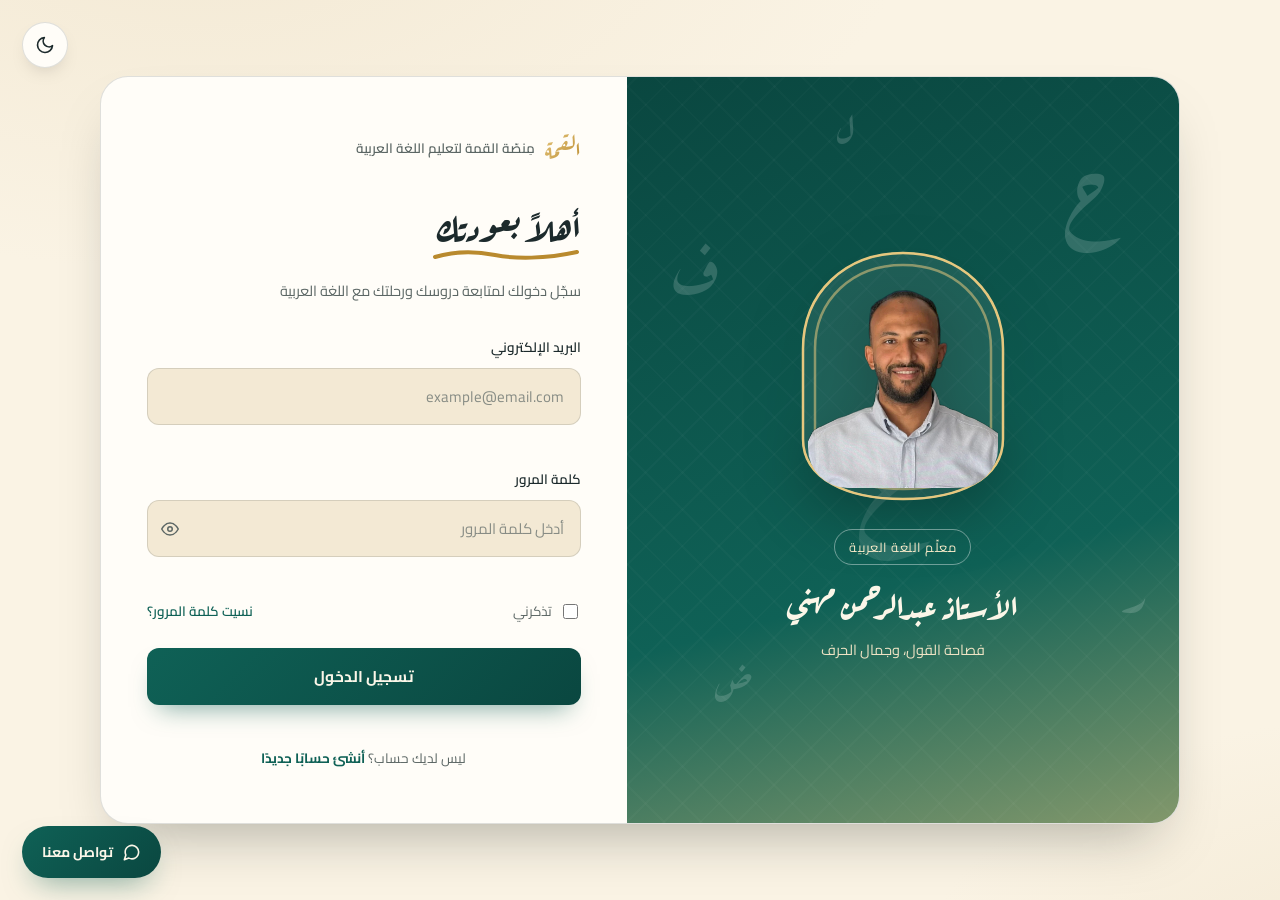
<file: Home/home.html>
<!DOCTYPE html>
<html lang="ar" dir="rtl">
<head>
<meta charset="UTF-8">
<meta name="viewport" content="width=device-width, initial-scale=1.0">
<title>منصّة القمة — آخر التحديثات</title>
<link rel="preconnect" href="https://fonts.googleapis.com">
<link href="https://fonts.googleapis.com/css2?family=Cairo:wght@300;400;500;600;700;800&family=Aref+Ruqaa:wght@400;700&display=swap" rel="stylesheet">
<link rel="stylesheet" href="./style.css">
</head>
<body>

  <header class="topbar">
    <div class="brand">
      <span class="brand-mark">القمة</span>
      <span class="brand-word">منصّة القمة لتعليم اللغة العربية</span>
    </div>
    <div class="topbar-actions">
      <span id="gnavMount"></span>
      <button class="theme-toggle" id="themeToggle" aria-label="تبديل الوضع الليلي/النهاري">
        <svg class="icon-moon" viewBox="0 0 24 24" fill="none" stroke="currentColor" stroke-width="2" stroke-linecap="round" stroke-linejoin="round"><path d="M21 12.79A9 9 0 1 1 11.21 3 7 7 0 0 0 21 12.79z"/></svg>
        <svg class="icon-sun" viewBox="0 0 24 24" fill="none" stroke="currentColor" stroke-width="2" stroke-linecap="round" stroke-linejoin="round"><circle cx="12" cy="12" r="4"/><path d="M12 2v2M12 20v2M4.93 4.93l1.41 1.41M17.66 17.66l1.41 1.41M2 12h2M20 12h2M6.34 17.66l-1.41 1.41M19.07 4.93l-1.41 1.41"/></svg>
      </button>
    </div>
  </header>

  <section class="hero">
    <div class="ambient-letters" aria-hidden="true">
      <span>ح</span><span>ر</span><span>ف</span><span>ض</span>
    </div>
    <div class="hero-inner">
      <div class="avatar-ring">
        <img class="teacher-photo" src="[data-uri]" alt="الأستاذ عبدالرحمن - معلم اللغة العربية">
      </div>
      <span class="hero-eyebrow">معلّم اللغة العربية</span>
      <h1 class="hero-name">الأستاذ عبدالرحمن علي مهني</h1>
      <p class="hero-bio">
        معلم لغة عربية، يهتم بتبسيط النحو والبلاغة للطلاب بأسلوب واضح وقريب لهمومهم الدراسية،
        ويشارك هنا آخر تحديثات الحصص والمواعيد والإعلانات المهمة أولًا بأول.
      </p>
    </div>
  </section>

  <main class="feed-wrap">
    <p class="feed-title"><span class="dot"></span> آخر التحديثات</p>
    <div id="feedContainer">
      <!-- skeletons / posts / states injected here -->
    </div>
  </main>

  <!-- ============== مودال الإعجابات (يتملأ بالجافاسكريبت) ============== -->
  <div class="modal-overlay" id="likesModalOverlay">
    <div class="modal">
      <div class="modal-head">
        <h2 class="modal-title">الإعجابات</h2>
        <a class="modal-close" id="likesModalClose" aria-label="إغلاق">
          <svg viewBox="0 0 24 24" fill="none" stroke="currentColor" stroke-width="2" stroke-linecap="round" stroke-linejoin="round"><path d="M18 6L6 18M6 6l12 12"/></svg>
        </a>
      </div>
      <div class="likes-list" id="likesModalList"></div>
    </div>
  </div>

  <!-- ============== مودال الأسئلة (يتملأ بالجافاسكريبت) ============== -->
  <div class="modal-overlay" id="commentsModalOverlay">
    <div class="modal">
      <div class="modal-head">
        <h2 class="modal-title">الأسئلة</h2>
        <a class="modal-close" id="commentsModalClose" aria-label="إغلاق">
          <svg viewBox="0 0 24 24" fill="none" stroke="currentColor" stroke-width="2" stroke-linecap="round" stroke-linejoin="round"><path d="M18 6L6 18M6 6l12 12"/></svg>
        </a>
      </div>
      <div class="qa-list" id="commentsModalList"></div>
    </div>
  </div>

<script src="../Shared/browser-guard.js"></script>
<script src="../Shared/config.js"></script>
<script src="../Shared/nav.js"></script>
<script src="./main.js"></script>
  <script src="../Shared/contact-widget.js"></script>
</body>
</html>
</file>
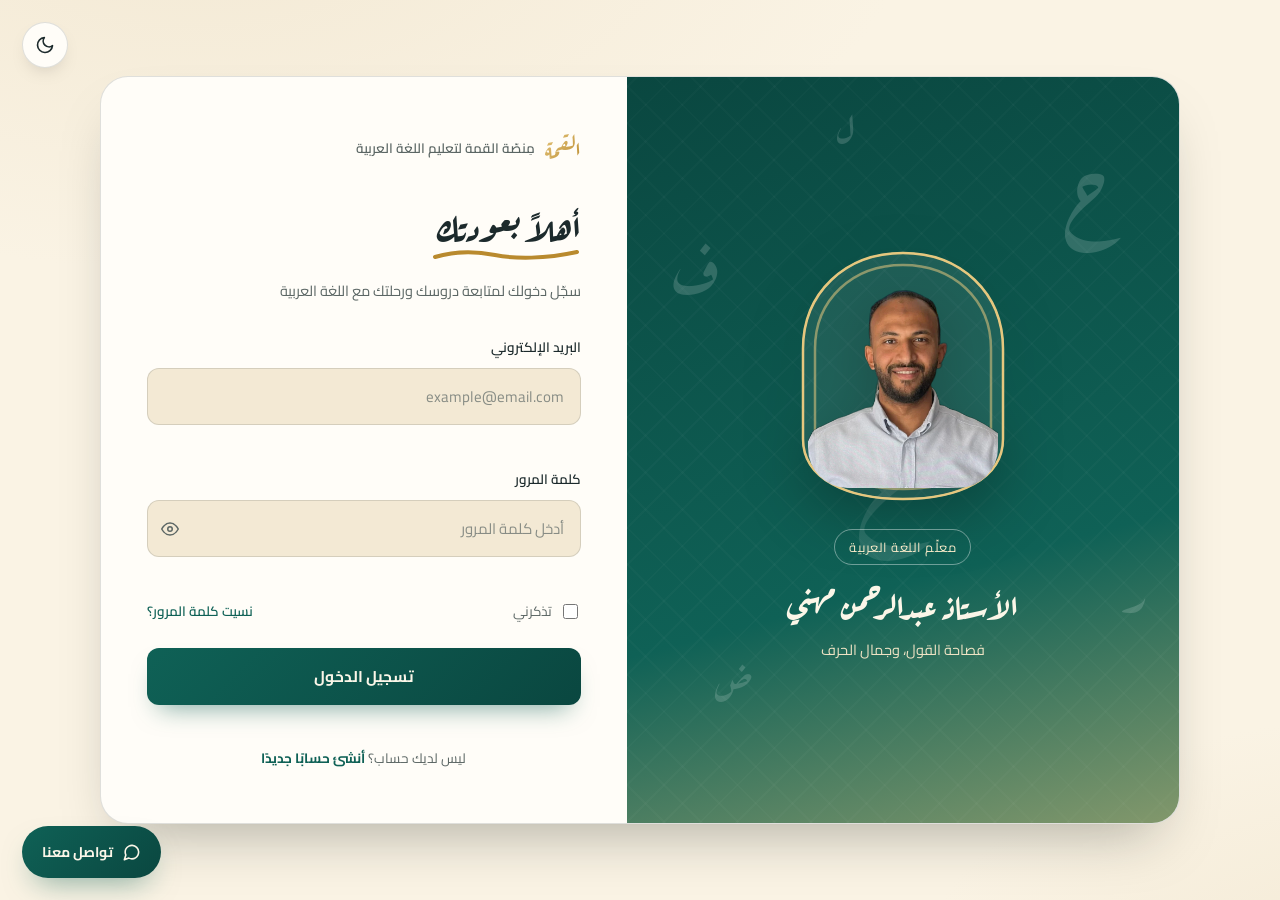
<file: Lesson-View/lesson-view.html>
<!DOCTYPE html>
<html lang="ar" dir="rtl">
<head>
<meta charset="UTF-8">
<meta name="viewport" content="width=device-width, initial-scale=1.0">
<title>منصّة القمة — مشاهدة الحصة</title>
<link rel="preconnect" href="https://fonts.googleapis.com">
<link href="https://fonts.googleapis.com/css2?family=Cairo:wght@300;400;500;600;700;800&family=Aref+Ruqaa:wght@400;700&display=swap" rel="stylesheet">
<link rel="stylesheet" href="./style.css">
</head>
<body>

  <!-- theme checkbox: works with zero JS via body:has() above -->
  <input type="checkbox" id="themeSwitch">

  <header class="topbar">
    <div class="brand">
      <span class="brand-mark">القمة</span>
      <span class="brand-word">منصّة القمة لتعليم اللغة العربية</span>
    </div>
    <div class="topbar-actions">
      <span id="gnavMount"></span>
      <label class="theme-toggle" for="themeSwitch" aria-label="تبديل الوضع الليلي/النهاري">
        <svg class="icon-moon" viewBox="0 0 24 24" fill="none" stroke="currentColor" stroke-width="2" stroke-linecap="round" stroke-linejoin="round"><path d="M21 12.79A9 9 0 1 1 11.21 3 7 7 0 0 0 21 12.79z"/></svg>
        <svg class="icon-sun" viewBox="0 0 24 24" fill="none" stroke="currentColor" stroke-width="2" stroke-linecap="round" stroke-linejoin="round"><circle cx="12" cy="12" r="4"/><path d="M12 2v2M12 20v2M4.93 4.93l1.41 1.41M17.66 17.66l1.41 1.41M2 12h2M20 12h2M6.34 17.66l-1.41 1.41M19.07 4.93l-1.41 1.41"/></svg>
      </label>
    </div>
  </header>

  <div id="cont" class="page-wrap">




  </div>

  <!-- ============== مودال الإعجابات (يتملأ بالجافاسكريبت) ============== -->
  <div class="modal-overlay" id="likesModalOverlay">
    <div class="modal">
      <div class="modal-head">
        <h2 class="modal-title">الإعجابات</h2>
        <a class="modal-close" id="likesModalClose" aria-label="إغلاق">
          <svg viewBox="0 0 24 24" fill="none" stroke="currentColor" stroke-width="2" stroke-linecap="round" stroke-linejoin="round"><path d="M18 6L6 18M6 6l12 12"/></svg>
        </a>
      </div>
      <div class="likes-list" id="likesModalList"></div>
    </div>
  </div>

  <script src="../Shared/browser-guard.js"></script>
<script src="../Shared/config.js"></script>
<script src="../Shared/nav.js"></script>
  <script src="../Shared/yt-player.js"></script>
  <script src="./main.js"></script>
  <script src="../Shared/contact-widget.js"></script>
</body>
</html>
</file>
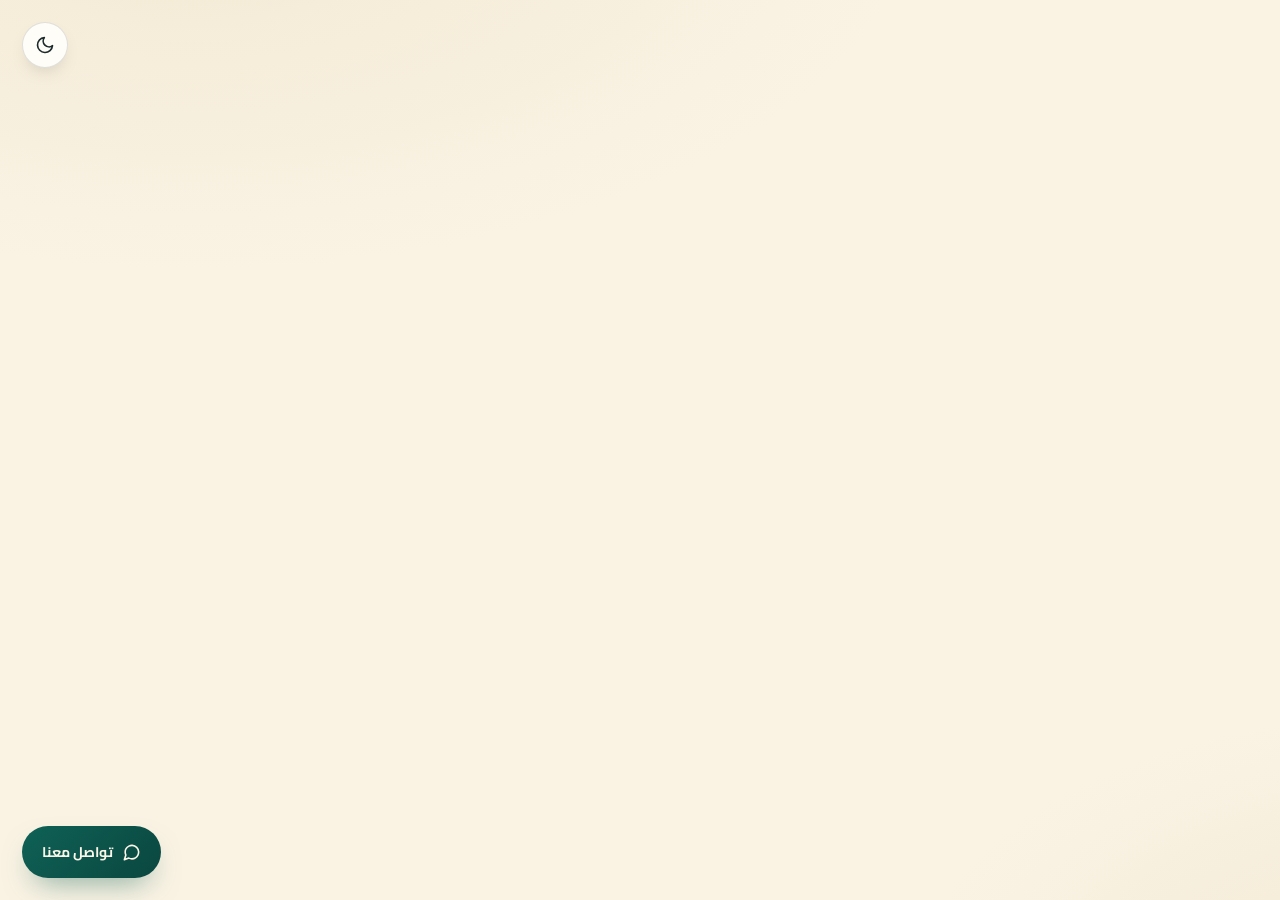
<file: Lessons-List/lessons.html>
<!DOCTYPE html>
<html lang="ar" dir="rtl">
<head>
<meta charset="UTF-8">
<meta name="viewport" content="width=device-width, initial-scale=1.0">
<title>منصّة القمة — إدارة الدروس</title>
<link rel="preconnect" href="https://fonts.googleapis.com">
<link href="https://fonts.googleapis.com/css2?family=Cairo:wght@300;400;500;600;700;800&family=Aref+Ruqaa:wght@400;700&display=swap" rel="stylesheet">
<link rel="stylesheet" href="./style.css">
</head>
<body>

  <!-- theme checkbox: works with zero JS via body:has() above -->
  <input type="checkbox" id="themeSwitch">

  <header class="topbar">
    <div class="brand">
      <span class="brand-mark">القمة</span>
      <span class="brand-word">مِنصّة القمة لتعليم اللغة العربية</span>
    </div>
    <div class="topbar-actions">
      <span id="gnavMount"></span>
      <label class="theme-toggle" for="themeSwitch" aria-label="تبديل الوضع الليلي/النهاري">
        <svg class="icon-moon" viewBox="0 0 24 24" fill="none" stroke="currentColor" stroke-width="2" stroke-linecap="round" stroke-linejoin="round"><path d="M21 12.79A9 9 0 1 1 11.21 3 7 7 0 0 0 21 12.79z"/></svg>
        <svg class="icon-sun" viewBox="0 0 24 24" fill="none" stroke="currentColor" stroke-width="2" stroke-linecap="round" stroke-linejoin="round"><circle cx="12" cy="12" r="4"/><path d="M12 2v2M12 20v2M4.93 4.93l1.41 1.41M17.66 17.66l1.41 1.41M2 12h2M20 12h2M6.34 17.66l-1.41 1.41M19.07 4.93l-1.41 1.41"/></svg>
      </label>
    </div>
  </header>

  <div class="page-head">
    <div>
      <span class="eyebrow">لوحة التحكم</span>
      <h1 class="page-title">إدارة الدروس
        <svg class="underline-ink" viewBox="0 0 130 13" aria-hidden="true"><path d="M3 7c18-5 35-5 52-1s44 4 72-2"/></svg>
      </h1>
    </div>
    <a class="add-btn staff-only" href="../Add New Lesson/index.html" style="display:none;">
      <svg viewBox="0 0 24 24" fill="none" stroke="currentColor" stroke-width="2.2" stroke-linecap="round" stroke-linejoin="round"><path d="M12 5v14M5 12h14"/></svg>
      إضافة درس جديد
    </a>
  </div>

  <main class="lessons-wrap">
    <div class="search-wrap">
      <svg class="search-icon" viewBox="0 0 24 24" fill="none" stroke="currentColor" stroke-width="2" stroke-linecap="round" stroke-linejoin="round" aria-hidden="true"><circle cx="11" cy="11" r="7"/><path d="m21 21-4.3-4.3"/></svg>
      <input type="text" id="lessonSearchInput" class="search-input" placeholder="ابحث باسم الدرس..." autocomplete="off">
    </div>

    <div id="html" class="lessons-grid">

      

      

    </div>

    <!-- حالة عدم وجود دروس — أظهرها بدل الجريد لما تكون القائمة فاضية
    <div class="empty-state">لا توجد دروس مضافة حتى الآن.</div>
    -->
  </main>

  <!-- ============== مودال التعديل (Markup فقط — الفتح/الغلق والحفظ عليك) ============== -->
  <div class="modal-overlay" id="editModal">
    <div class="modal">
      <div class="modal-head">
        <h2 class="modal-title">تعديل الدرس</h2>
        <a class="modal-close" onclick="closeEditMode()"  aria-label="إغلاق">
          <svg viewBox="0 0 24 24" fill="none" stroke="currentColor" stroke-width="2" stroke-linecap="round" stroke-linejoin="round"><path d="M18 6L6 18M6 6l12 12"/></svg>
        </a>
      </div>
      <form>
        <div class="field">
          <label for="lessonTitle">عنوان الدرس</label>
          <input type="text" id="lessonTitle" name="Title" placeholder="مثال: درس الإعراب - الجزء الأول">
        </div>
        <div class="field">
          <label for="lessonDesc">وصف الدرس</label>
          <textarea id="lessonDesc" name="Description" placeholder="اكتب وصفًا مختصرًا لمحتوى الدرس..."></textarea>
        </div>
        <div class="field">
          <label for="lessonVideoUrl">رابط فيديو الدرس</label>
          <input type="url" id="lessonVideoUrl" name="VideoUrl" placeholder="الصق رابط الفيديو هنا (يوتيوب، فيميو، ...)" dir="ltr">
        </div>
        <div class="field">
          <label for="lessonYear">الصف الدراسي</label>
          <select id="lessonYear" name="Year">
            <option value="1">الصف الأول الإعدادي</option>
            <option value="2">الصف الثاني الإعدادي</option>
            <option value="3">الصف الثالث الإعدادي</option>
            <option value="4">الصف الأول الثانوي</option>
            <option value="5">الصف الثاني الثانوي</option>
            <option value="6">الصف الثالث الثانوي</option>
          </select>
        </div>
        <div class="field">
          <label for="lessonMonth">الشهر</label>
          <select id="lessonMonth" name="Month">
            <option value="1">الشهر الأول</option>
            <option value="2">الشهر الثاني</option>
            <option value="3">الشهر الثالث</option>
            <option value="4">الشهر الرابع</option>
            <option value="5">الشهر الخامس</option>
            <option value="6">الشهر السادس</option>
            <option value="7">الشهر السابع</option>
            <option value="8">الشهر الثامن</option>
            <option value="9">الشهر التاسع</option>
            <option value="10">الشهر العاشر</option>
            <option value="11">الشهر الحادي عشر</option>
            <option value="12">الشهر الثاني عشر</option>
          </select>
        </div>
        <input type="hidden" name="Id" value="">
        <div class="modal-actions">
          <a class="btn btn-ghost" href="javascript:void(0)" onclick="CloseEditModal()">
    إلغاء
</a>
          <button type="button"
        class="btn btn-primary"
        id="saveEditBtn"
        onclick="EditLesson()">
    <span class="btn-spinner" id="saveEditSpinner" hidden></span>
    <span id="saveEditBtnText">حفظ التعديلات</span>
</button>
        </div>
      </form>
    </div>
  </div>

  <!-- ============== مودال تأكيد الحذف (Markup فقط) ============== -->
  <div class="modal-overlay" id="deleteModal">
    <div class="modal confirm-modal">
      <div class="confirm-icon">
        <svg viewBox="0 0 24 24" fill="none" stroke="currentColor" stroke-width="2" stroke-linecap="round" stroke-linejoin="round"><path d="M3 6h18M8 6V4a2 2 0 0 1 2-2h4a2 2 0 0 1 2 2v2m3 0-1 14a2 2 0 0 1-2 2H7a2 2 0 0 1-2-2L4 6h16z"/></svg>
      </div>
      <h2 class="modal-title" style="margin-bottom:10px;">حذف الدرس</h2>
      <p class="confirm-text">هل أنت متأكد من حذف هذا الدرس؟ لا يمكن التراجع عن هذا الإجراء.</p>
      <div class="modal-actions">
        <a class="btn btn-ghost" href="javascript:void(0)" onclick="CloseDeleteModal()">
    إلغاء
</a>
        <button type="button"
            class="btn btn-danger"
            id="confirmDeleteBtn"
            onclick="DeleteLesson()">
    <span class="btn-spinner" id="confirmDeleteSpinner" hidden></span>
    <span id="confirmDeleteBtnText">حذف نهائيًا</span>
</button>
      </div>
    </div>
  </div>
<script src="../Shared/browser-guard.js"></script>
<script src="../Shared/config.js"></script>
<script src="../Shared/nav.js"></script>
<script src="./main.js"></script>
  <script src="../Shared/contact-widget.js"></script>
</body>
</html>
</file>
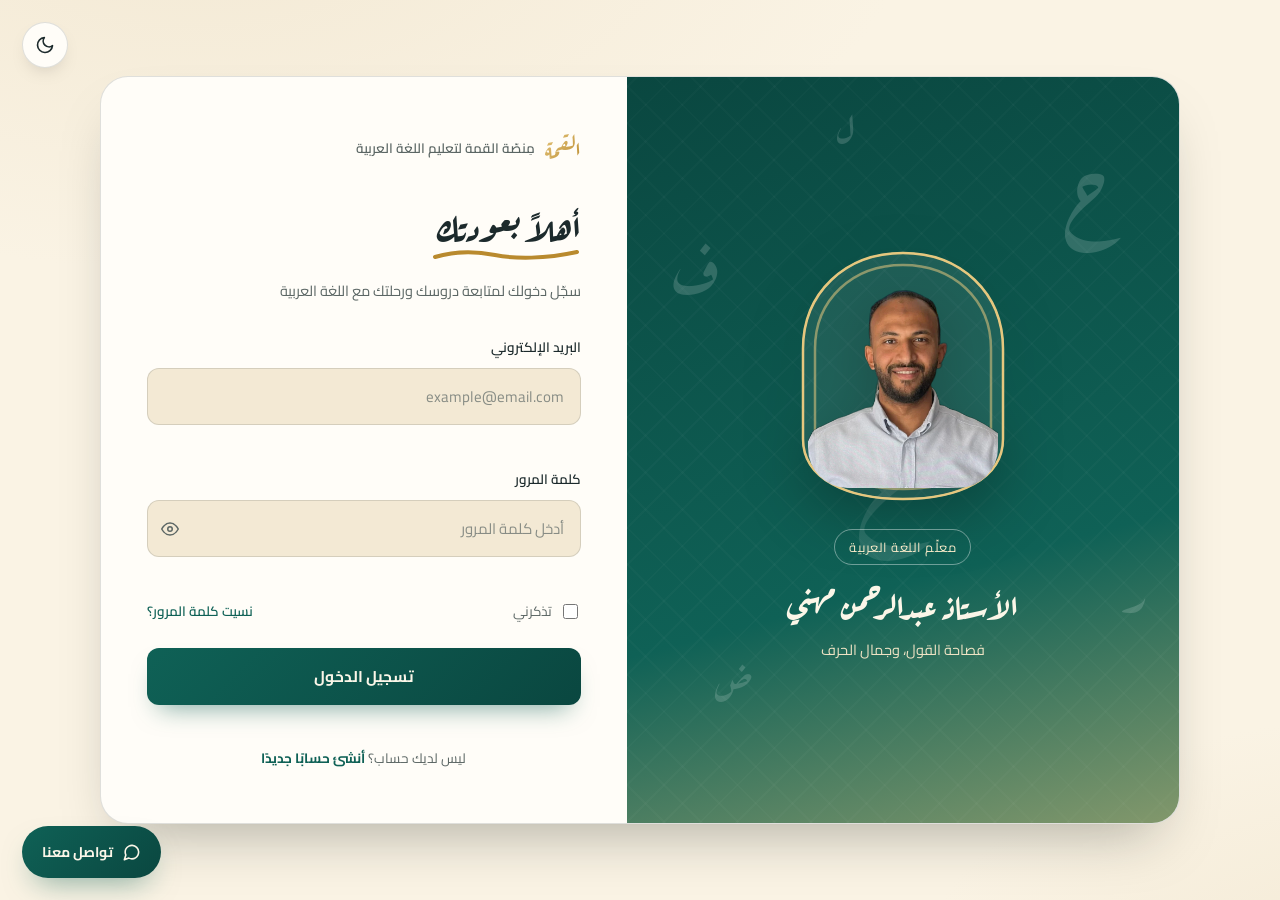
<file: Login/login.html>
<!DOCTYPE html>
<html lang="ar" dir="rtl">
<head>
<meta charset="UTF-8">
<meta name="viewport" content="width=device-width, initial-scale=1.0">
<title>مِنصّة القمة — تسجيل الدخول</title>
<link rel="preconnect" href="https://fonts.googleapis.com">
<link href="https://fonts.googleapis.com/css2?family=Cairo:wght@300;400;500;600;700;800&family=Aref+Ruqaa:wght@400;700&display=swap" rel="stylesheet">
<link rel="stylesheet" href="./style.css">
</head>
<body>

  <button class="theme-toggle" id="themeToggle" aria-label="تبديل الوضع الليلي/النهاري">
    <svg class="icon-moon" viewBox="0 0 24 24" fill="none" stroke="currentColor" stroke-width="2" stroke-linecap="round" stroke-linejoin="round"><path d="M21 12.79A9 9 0 1 1 11.21 3 7 7 0 0 0 21 12.79z"/></svg>
    <svg class="icon-sun" viewBox="0 0 24 24" fill="none" stroke="currentColor" stroke-width="2" stroke-linecap="round" stroke-linejoin="round"><circle cx="12" cy="12" r="4"/><path d="M12 2v2M12 20v2M4.93 4.93l1.41 1.41M17.66 17.66l1.41 1.41M2 12h2M20 12h2M6.34 17.66l-1.41 1.41M19.07 4.93l-1.41 1.41"/></svg>
  </button>

  <div class="stage">
    <section class="showcase">
      <div class="ambient-letters" aria-hidden="true">
        <span>ح</span><span>ر</span><span>ف</span><span>ض</span><span>ع</span><span>ل</span>
      </div>

      <div class="frame">
        <svg class="frame-svg" viewBox="0 0 232 262" aria-hidden="true">
          <path class="frame-fill" d="M116 8c58 0 100 40 100 96v90c0 40-44 60-100 60S16 234 16 194v-90C16 48 58 8 116 8z"/>
          <path d="M116 8c58 0 100 40 100 96v90c0 40-44 60-100 60S16 234 16 194v-90C16 48 58 8 116 8z"/>
          <path d="M116 20c50 0 88 34 88 84v88c0 34-38 52-88 52s-88-18-88-52v-88c0-50 38-84 88-84z" opacity="0.55"/>
        </svg>
        <img class="teacher-photo" src="[data-uri]" alt="الأستاذ عبدالرحمن - معلم اللغة العربية">
      </div>

      <div class="showcase-caption">
        <span class="eyebrow">معلّم اللغة العربية</span>
        <h2 class="teacher-name">الأستاذ عبدالرحمن مهني</h2>
        <p class="teacher-tag">فصاحة القول، وجمال الحرف</p>
      </div>
    </section>

    <section class="auth-card">
      <div class="brand">
        <span class="brand-mark">القمة</span>
        <span class="brand-word">مِنصّة القمة لتعليم اللغة العربية</span>
      </div>

      <h1 class="headline">أهلاً بعودتك
        <svg class="underline-ink" viewBox="0 0 150 14" aria-hidden="true">
          <path d="M4 8c20-6 40-6 60-2s50 4 82-3"/>
        </svg>
      </h1>
      <p class="subhead">سجّل دخولك لمتابعة دروسك ورحلتك مع اللغة العربية</p>

      <form id="loginForm" novalidate>
        <div class="field" id="emailField">
          <label for="email">البريد الإلكتروني</label>
          <input type="email" id="email" name="email" placeholder="example@email.com" autocomplete="email" required>
          <span class="field-error" id="emailError"></span>
        </div>

        <div class="field" id="passwordField">
          <label for="password">كلمة المرور</label>
          <div class="password-field">
            <input type="password" id="password" name="password" placeholder="أدخل كلمة المرور" autocomplete="current-password" required>
            <button type="button" class="toggle-pw" id="togglePw" aria-label="إظهار كلمة المرور">
              <svg viewBox="0 0 24 24" fill="none" stroke="currentColor" stroke-width="2" stroke-linecap="round" stroke-linejoin="round" id="eyeIcon"><path d="M1 12s4-8 11-8 11 8 11 8-4 8-11 8-11-8-11-8z"/><circle cx="12" cy="12" r="3"/></svg>
            </button>
          </div>
          <span class="field-error" id="passwordError"></span>
        </div>

        <div class="row">
          <label class="remember"><input type="checkbox" id="remember"> تذكرني</label>
          <a href="#" class="forgot">نسيت كلمة المرور؟</a>
        </div>

        <button type="submit" class="submit-btn" id="submitBtn">
          <span class="btn-text">تسجيل الدخول</span>
          <span class="spinner" id="spinner" hidden></span>
        </button>

        <div class="form-message" id="formMessage" role="alert"></div>
      </form>

      <p class="signup-hint">ليس لديك حساب؟ <a href="../Register/register.html">أنشئ حسابًا جديدًا</a></p>
    </section>
  </div>

  <!-- ================= زرار وبوكس "تواصل معنا" ================= -->
  <button type="button" class="contact-fab" id="contactFab" aria-haspopup="dialog" aria-controls="contactModal">
    <svg viewBox="0 0 24 24" fill="none" stroke="currentColor" stroke-width="2" stroke-linecap="round" stroke-linejoin="round"><path d="M21 11.5a8.38 8.38 0 0 1-.9 3.8 8.5 8.5 0 0 1-7.6 4.7 8.38 8.38 0 0 1-3.8-.9L3 21l1.9-5.7a8.38 8.38 0 0 1-.9-3.8 8.5 8.5 0 0 1 4.7-7.6 8.38 8.38 0 0 1 3.8-.9h.5a8.48 8.48 0 0 1 8 8v.5z"/></svg>
    <span>تواصل معنا</span>
  </button>

  <div class="contact-modal-overlay" id="contactModalOverlay">
    <div class="contact-modal" id="contactModal" role="dialog" aria-modal="true" aria-labelledby="contactModalTitle">
      <div class="contact-modal-head">
        <h2 class="contact-modal-title" id="contactModalTitle">تواصل معنا</h2>
        <button type="button" class="contact-modal-close" id="contactModalClose" aria-label="إغلاق">
          <svg viewBox="0 0 24 24" fill="none" stroke="currentColor" stroke-width="2" stroke-linecap="round" stroke-linejoin="round"><path d="M18 6L6 18M6 6l12 12"/></svg>
        </button>
      </div>

      <p class="contact-modal-sub">تقدر تتواصل معانا أو تدفع بسهولة من خلال:</p>

      <div class="contact-links">
        <a class="contact-link-btn instapay" href="https://ipn.eg/S/abdomahne/instapay/3XbXq0" target="_blank" rel="noopener noreferrer">
          <span class="contact-link-icon">
            <svg viewBox="0 0 24 24" fill="none" stroke="currentColor" stroke-width="2" stroke-linecap="round" stroke-linejoin="round"><rect x="2" y="5" width="20" height="14" rx="2.5"/><path d="M2 10h20"/></svg>
          </span>
          <span class="contact-link-text">
            <span class="contact-link-title">الدفع عبر إنستاباي</span>
            <span class="contact-link-sub">InstaPay</span>
          </span>
          <svg class="contact-link-arrow" viewBox="0 0 24 24" fill="none" stroke="currentColor" stroke-width="2" stroke-linecap="round" stroke-linejoin="round"><path d="M15 6l-6 6 6 6"/></svg>
        </a>

        <a class="contact-link-btn whatsapp" href="https://wa.me/201007155608" target="_blank" rel="noopener noreferrer">
          <span class="contact-link-icon">
            <svg viewBox="0 0 24 24" fill="none" stroke="currentColor" stroke-width="2" stroke-linecap="round" stroke-linejoin="round"><path d="M21 11.5a8.38 8.38 0 0 1-.9 3.8 8.5 8.5 0 0 1-7.6 4.7 8.38 8.38 0 0 1-3.8-.9L3 21l1.9-5.7a8.38 8.38 0 0 1-.9-3.8 8.5 8.5 0 0 1 4.7-7.6 8.38 8.38 0 0 1 3.8-.9h.5a8.48 8.48 0 0 1 8 8v.5z"/></svg>
          </span>
          <span class="contact-link-text">
            <span class="contact-link-title">تواصل عبر واتساب</span>
            <span class="contact-link-sub">WhatsApp</span>
          </span>
          <svg class="contact-link-arrow" viewBox="0 0 24 24" fill="none" stroke="currentColor" stroke-width="2" stroke-linecap="round" stroke-linejoin="round"><path d="M15 6l-6 6 6 6"/></svg>
        </a>
      </div>

      <div class="contact-wallet">
        <span class="contact-wallet-label">رقم المحفظة</span>
        <div class="contact-wallet-row">
          <span class="contact-wallet-number" id="walletNumber">01007155608</span>
          <button type="button" class="contact-wallet-copy" id="walletCopyBtn" aria-label="نسخ رقم المحفظة">
            <svg viewBox="0 0 24 24" fill="none" stroke="currentColor" stroke-width="2" stroke-linecap="round" stroke-linejoin="round"><rect x="9" y="9" width="13" height="13" rx="2"/><path d="M5 15H4a2 2 0 0 1-2-2V4a2 2 0 0 1 2-2h9a2 2 0 0 1 2 2v1"/></svg>
          </button>
        </div>
      </div>
    </div>
  </div>

<script src="../Shared/browser-guard.js"></script>
<script src="../Shared/config.js"></script>
<script src="./main.js"></script>
</body>
</html>
</file>
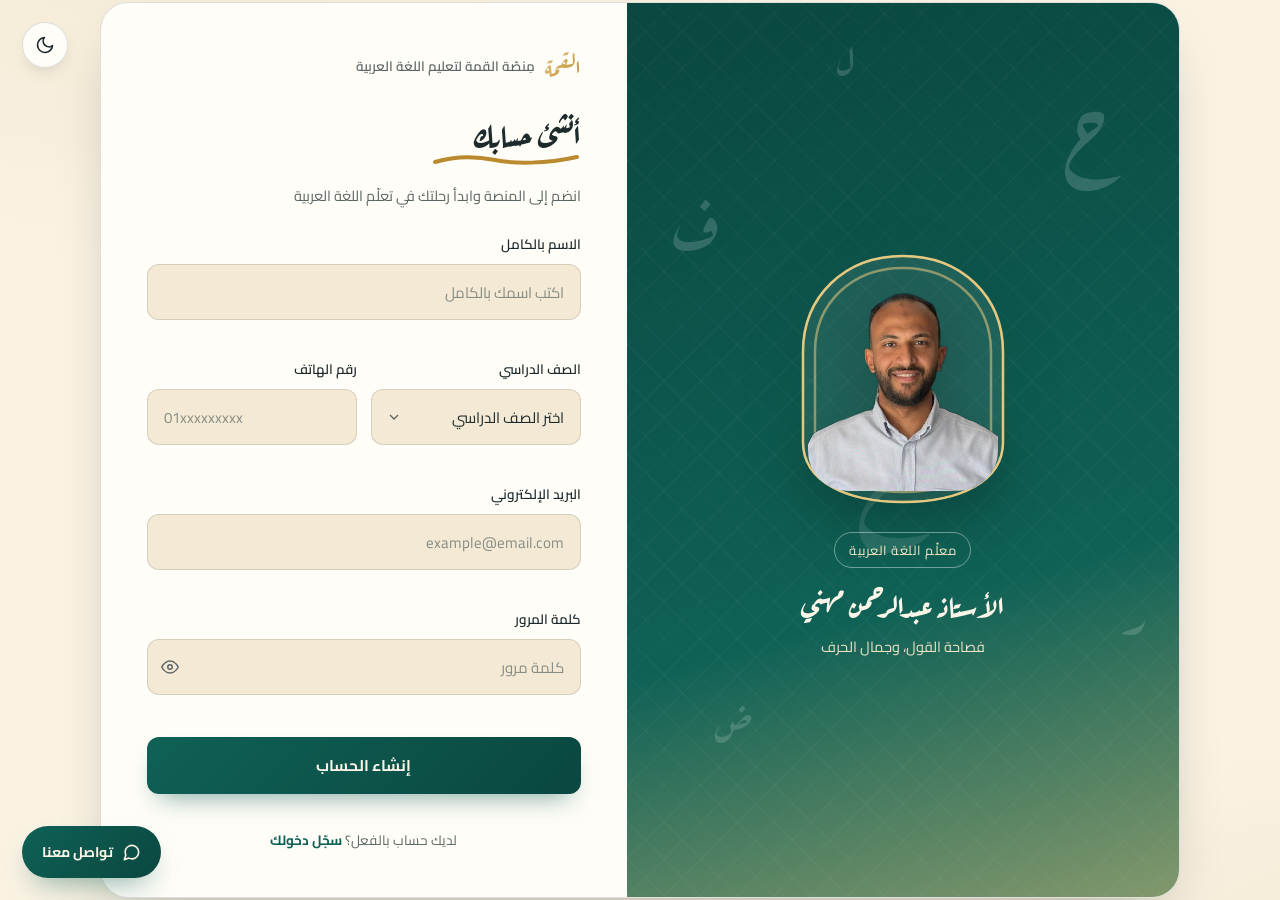
<file: Register/register.html>
<!DOCTYPE html>
<html lang="ar" dir="rtl">
<head>
<meta charset="UTF-8">
<meta name="viewport" content="width=device-width, initial-scale=1.0">
<title>منصّة القمة — إنشاء حساب</title>
<link rel="preconnect" href="https://fonts.googleapis.com">
<link href="https://fonts.googleapis.com/css2?family=Cairo:wght@300;400;500;600;700;800&family=Aref+Ruqaa:wght@400;700&display=swap" rel="stylesheet">
<link rel="stylesheet" href="./style.css">
</head>
<body>

  <button class="theme-toggle" id="themeToggle" aria-label="تبديل الوضع الليلي/النهاري">
    <svg class="icon-moon" viewBox="0 0 24 24" fill="none" stroke="currentColor" stroke-width="2" stroke-linecap="round" stroke-linejoin="round"><path d="M21 12.79A9 9 0 1 1 11.21 3 7 7 0 0 0 21 12.79z"/></svg>
    <svg class="icon-sun" viewBox="0 0 24 24" fill="none" stroke="currentColor" stroke-width="2" stroke-linecap="round" stroke-linejoin="round"><circle cx="12" cy="12" r="4"/><path d="M12 2v2M12 20v2M4.93 4.93l1.41 1.41M17.66 17.66l1.41 1.41M2 12h2M20 12h2M6.34 17.66l-1.41 1.41M19.07 4.93l-1.41 1.41"/></svg>
  </button>

  <div class="stage">
    <section class="showcase">
      <div class="ambient-letters" aria-hidden="true">
        <span>ح</span><span>ر</span><span>ف</span><span>ض</span><span>ع</span><span>ل</span>
      </div>

      <div class="frame">
        <svg class="frame-svg" viewBox="0 0 232 262" aria-hidden="true">
          <path class="frame-fill" d="M116 8c58 0 100 40 100 96v90c0 40-44 60-100 60S16 234 16 194v-90C16 48 58 8 116 8z"/>
          <path d="M116 8c58 0 100 40 100 96v90c0 40-44 60-100 60S16 234 16 194v-90C16 48 58 8 116 8z"/>
          <path d="M116 20c50 0 88 34 88 84v88c0 34-38 52-88 52s-88-18-88-52v-88c0-50 38-84 88-84z" opacity="0.55"/>
        </svg>
        <img class="teacher-photo" src="[data-uri]" alt="الأستاذ عبدالرحمن  مهني - معلم اللغة العربية">
      </div>

      <div class="showcase-caption">
        <span class="eyebrow">معلّم اللغة العربية</span>
        <h2 class="teacher-name">الأستاذ عبدالرحمن  مهني</h2>
        <p class="teacher-tag">فصاحة القول، وجمال الحرف</p>
      </div>
    </section>

    <section class="auth-card">
      <div class="brand">
        <span class="brand-mark">القمة</span>
        <span class="brand-word">مِنصّة القمة لتعليم اللغة العربية</span>
      </div>

      <h1 class="headline">أنشئ حسابك
        <svg class="underline-ink" viewBox="0 0 150 14" aria-hidden="true">
          <path d="M4 8c20-6 40-6 60-2s50 4 82-3"/>
        </svg>
      </h1>
      <p class="subhead">انضم إلى المنصة وابدأ رحلتك في تعلّم اللغة العربية</p>

      <form id="registerForm" novalidate>
        <div class="field" id="nameField">
          <label for="name">الاسم بالكامل</label>
          <input type="text" id="name" name="name" placeholder="اكتب اسمك بالكامل" autocomplete="name" required>
          <span class="field-error" id="nameError"></span>
        </div>

        <div class="field-row">
          <div class="field" id="yearField">
            <label for="year">الصف الدراسي</label>
            <select id="year" name="year" required>
              <option value="" disabled selected>اختر الصف الدراسي</option>
              <option value="1">الصف الأول الإعدادي</option>
              <option value="2">الصف الثاني الإعدادي</option>
              <option value="3">الصف الثالث الإعدادي</option>
              <option value="4">الصف الأول الثانوي</option>
              <option value="5">الصف الثاني الثانوي</option>
              <option value="6">الصف الثالث الثانوي</option>
            </select>
            <span class="field-error" id="yearError"></span>
          </div>
          <div class="field" id="phoneField">
            <label for="phone">رقم الهاتف</label>
            <input type="tel" id="phone" name="phone" placeholder="01xxxxxxxxx" autocomplete="tel" required>
            <span class="field-error" id="phoneError"></span>
          </div>
        </div>

        <div class="field" id="emailField">
          <label for="email">البريد الإلكتروني</label>
          <input type="email" id="email" name="email" placeholder="example@email.com" autocomplete="email" required>
          <span class="field-error" id="emailError"></span>
        </div>

        <div class="field" id="passwordField">
          <label for="password">كلمة المرور</label>
          <div class="password-field">
            <input type="password" id="password" name="password" placeholder="كلمة مرور" autocomplete="new-password" required>
            <button type="button" class="toggle-pw" id="togglePw" aria-label="إظهار كلمة المرور">
              <svg viewBox="0 0 24 24" fill="none" stroke="currentColor" stroke-width="2" stroke-linecap="round" stroke-linejoin="round" id="eyeIcon"><path d="M1 12s4-8 11-8 11 8 11 8-4 8-11 8-11-8-11-8z"/><circle cx="12" cy="12" r="3"/></svg>
            </button>
          </div>
          <span class="field-error" id="passwordError"></span>
        </div>

        <button type="submit" class="submit-btn" id="submitBtn">
          <span class="btn-text">إنشاء الحساب</span>
          <span class="spinner" id="spinner" hidden></span>
        </button>

        <div class="form-message" id="formMessage" role="alert"></div>
      </form>

      <p class="signup-hint">لديك حساب بالفعل؟ <a href="../Login/login.html">سجّل دخولك</a></p>
    </section>
  </div>

  <!-- ================= زرار وبوكس "تواصل معنا" ================= -->
  <button type="button" class="contact-fab" id="contactFab" aria-haspopup="dialog" aria-controls="contactModal">
    <svg viewBox="0 0 24 24" fill="none" stroke="currentColor" stroke-width="2" stroke-linecap="round" stroke-linejoin="round"><path d="M21 11.5a8.38 8.38 0 0 1-.9 3.8 8.5 8.5 0 0 1-7.6 4.7 8.38 8.38 0 0 1-3.8-.9L3 21l1.9-5.7a8.38 8.38 0 0 1-.9-3.8 8.5 8.5 0 0 1 4.7-7.6 8.38 8.38 0 0 1 3.8-.9h.5a8.48 8.48 0 0 1 8 8v.5z"/></svg>
    <span>تواصل معنا</span>
  </button>

  <div class="contact-modal-overlay" id="contactModalOverlay">
    <div class="contact-modal" id="contactModal" role="dialog" aria-modal="true" aria-labelledby="contactModalTitle">
      <div class="contact-modal-head">
        <h2 class="contact-modal-title" id="contactModalTitle">تواصل معنا</h2>
        <button type="button" class="contact-modal-close" id="contactModalClose" aria-label="إغلاق">
          <svg viewBox="0 0 24 24" fill="none" stroke="currentColor" stroke-width="2" stroke-linecap="round" stroke-linejoin="round"><path d="M18 6L6 18M6 6l12 12"/></svg>
        </button>
      </div>

      <p class="contact-modal-sub">تقدر تتواصل معانا أو تدفع بسهولة من خلال:</p>

      <div class="contact-links">
        <a class="contact-link-btn instapay" href="https://ipn.eg/S/abdomahne/instapay/3XbXq0" target="_blank" rel="noopener noreferrer">
          <span class="contact-link-icon">
            <svg viewBox="0 0 24 24" fill="none" stroke="currentColor" stroke-width="2" stroke-linecap="round" stroke-linejoin="round"><rect x="2" y="5" width="20" height="14" rx="2.5"/><path d="M2 10h20"/></svg>
          </span>
          <span class="contact-link-text">
            <span class="contact-link-title">الدفع عبر إنستاباي</span>
            <span class="contact-link-sub">InstaPay</span>
          </span>
          <svg class="contact-link-arrow" viewBox="0 0 24 24" fill="none" stroke="currentColor" stroke-width="2" stroke-linecap="round" stroke-linejoin="round"><path d="M15 6l-6 6 6 6"/></svg>
        </a>

        <a class="contact-link-btn whatsapp" href="https://wa.me/201007155608" target="_blank" rel="noopener noreferrer">
          <span class="contact-link-icon">
            <svg viewBox="0 0 24 24" fill="none" stroke="currentColor" stroke-width="2" stroke-linecap="round" stroke-linejoin="round"><path d="M21 11.5a8.38 8.38 0 0 1-.9 3.8 8.5 8.5 0 0 1-7.6 4.7 8.38 8.38 0 0 1-3.8-.9L3 21l1.9-5.7a8.38 8.38 0 0 1-.9-3.8 8.5 8.5 0 0 1 4.7-7.6 8.38 8.38 0 0 1 3.8-.9h.5a8.48 8.48 0 0 1 8 8v.5z"/></svg>
          </span>
          <span class="contact-link-text">
            <span class="contact-link-title">تواصل عبر واتساب</span>
            <span class="contact-link-sub">WhatsApp</span>
          </span>
          <svg class="contact-link-arrow" viewBox="0 0 24 24" fill="none" stroke="currentColor" stroke-width="2" stroke-linecap="round" stroke-linejoin="round"><path d="M15 6l-6 6 6 6"/></svg>
        </a>
      </div>

      <div class="contact-wallet">
        <span class="contact-wallet-label">رقم المحفظة</span>
        <div class="contact-wallet-row">
          <span class="contact-wallet-number" id="walletNumber">01007155608</span>
          <button type="button" class="contact-wallet-copy" id="walletCopyBtn" aria-label="نسخ رقم المحفظة">
            <svg viewBox="0 0 24 24" fill="none" stroke="currentColor" stroke-width="2" stroke-linecap="round" stroke-linejoin="round"><rect x="9" y="9" width="13" height="13" rx="2"/><path d="M5 15H4a2 2 0 0 1-2-2V4a2 2 0 0 1 2-2h9a2 2 0 0 1 2 2v1"/></svg>
          </button>
        </div>
      </div>
    </div>
  </div>

<script src="../Shared/browser-guard.js"></script>
<script src="../Shared/config.js"></script>
<script src="./main.js"></script>
</body>
</html>
</file>
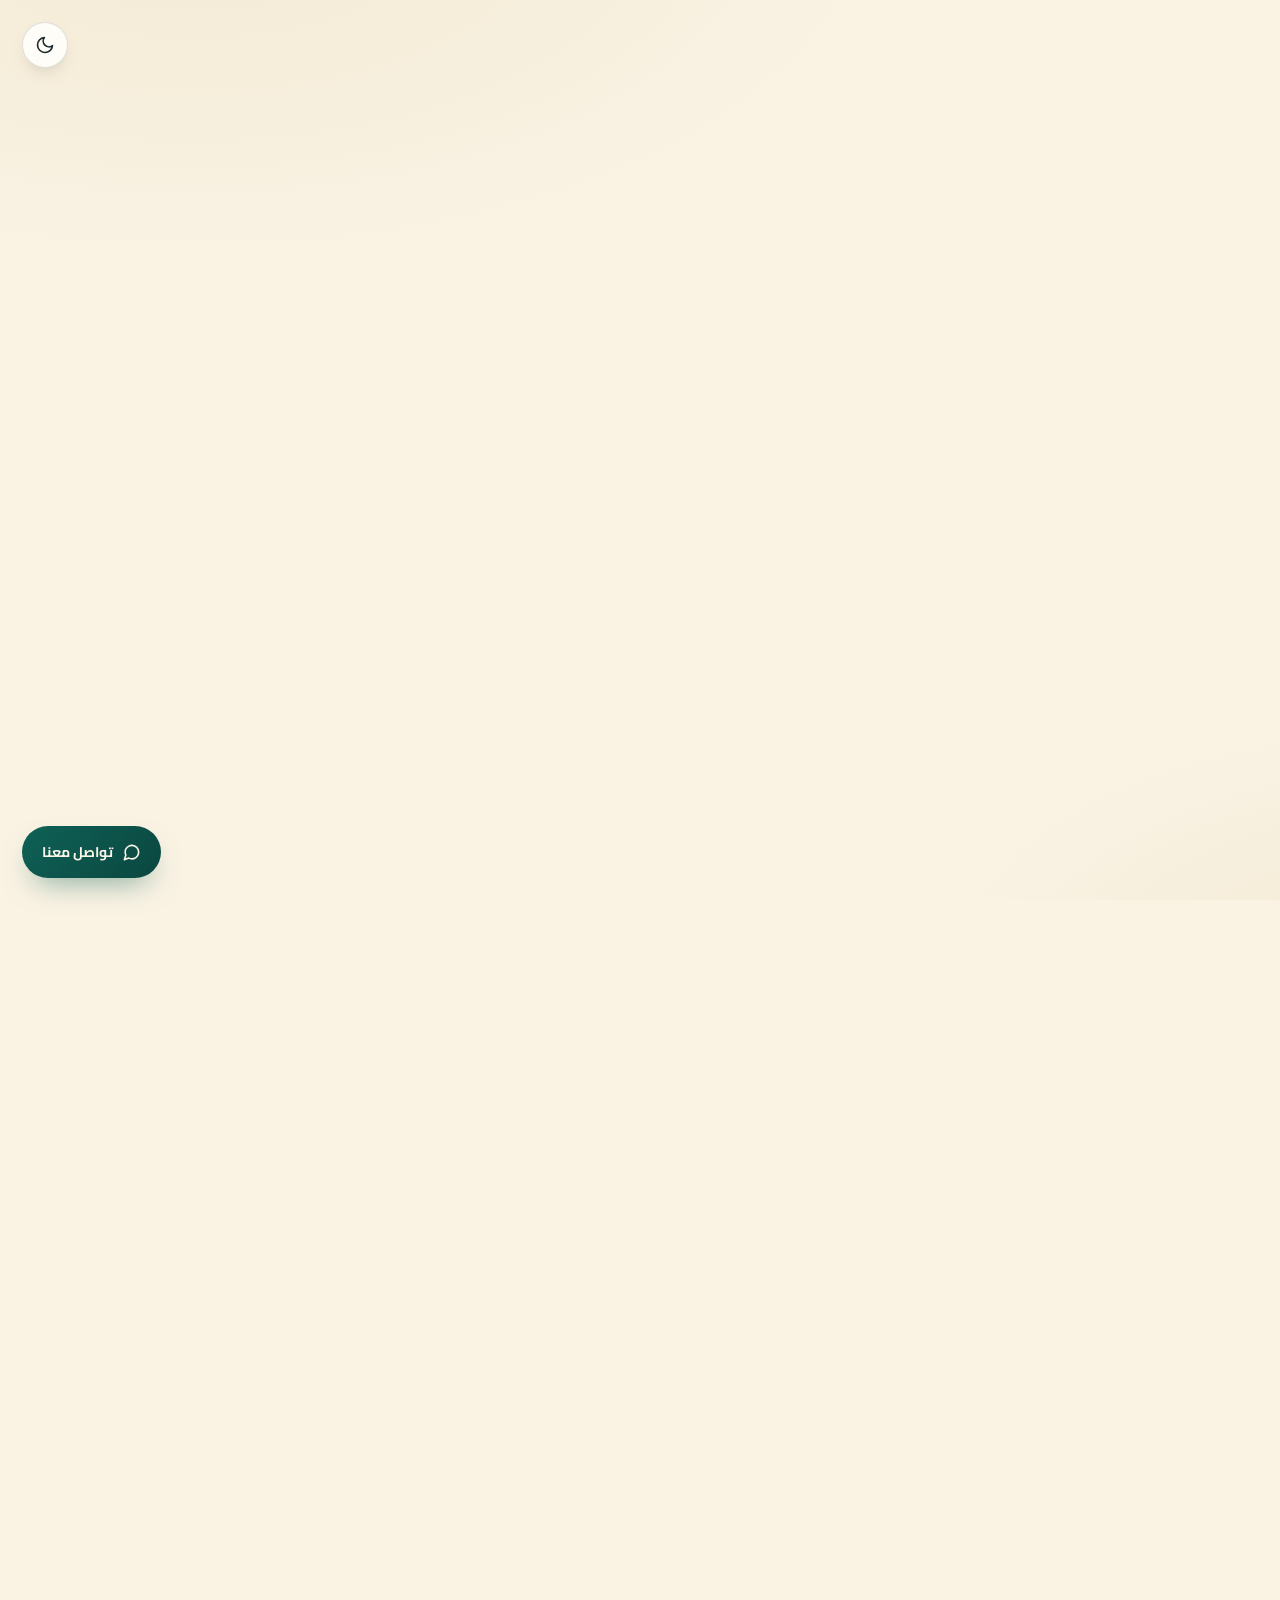
<file: Shared-Courses/shared-courses.html>
<!DOCTYPE html>
<html lang="ar" dir="rtl">
<head>
<meta charset="UTF-8">
<meta name="viewport" content="width=device-width, initial-scale=1.0">
<title>منصّة القمة —  الفيديوهات المفتوحة</title>
<link rel="preconnect" href="https://fonts.googleapis.com">
<link href="https://fonts.googleapis.com/css2?family=Cairo:wght@300;400;500;600;700;800&family=Aref+Ruqaa:wght@400;700&display=swap" rel="stylesheet">
<link rel="stylesheet" href="./style.css">
</head>
<body>

  <!-- theme checkbox: works with zero JS via body:has() above -->
  <input type="checkbox" id="themeSwitch">

  <!-- حاويّة التنبيهات (Toasts) -->
  <div id="toastContainer" class="toast-container" aria-live="polite" aria-atomic="true"></div>

  <header class="topbar">
    <div class="brand">
      <span class="brand-mark">القمة</span>
      <span class="brand-word">مِنصّة القمة لتعليم اللغة العربية</span>
    </div>
    <div class="topbar-actions">
      <span id="gnavMount"></span>
      <label class="theme-toggle" for="themeSwitch" aria-label="تبديل الوضع الليلي/النهاري">
        <svg class="icon-moon" viewBox="0 0 24 24" fill="none" stroke="currentColor" stroke-width="2" stroke-linecap="round" stroke-linejoin="round"><path d="M21 12.79A9 9 0 1 1 11.21 3 7 7 0 0 0 21 12.79z"/></svg>
        <svg class="icon-sun" viewBox="0 0 24 24" fill="none" stroke="currentColor" stroke-width="2" stroke-linecap="round" stroke-linejoin="round"><circle cx="12" cy="12" r="4"/><path d="M12 2v2M12 20v2M4.93 4.93l1.41 1.41M17.66 17.66l1.41 1.41M2 12h2M20 12h2M6.34 17.66l-1.41 1.41M19.07 4.93l-1.41 1.41"/></svg>
      </label>
    </div>
  </header>

  <div class="page-head">
    <div>
      <span class="eyebrow">مفتوحة لكل الطلاب</span>
      <h1 class="page-title"> الفيديوهات المفتوحة
        <svg class="underline-ink" viewBox="0 0 130 13" aria-hidden="true"><path d="M3 7c18-5 35-5 52-1s44 4 72-2"/></svg>
      </h1>
    </div>
    <button type="button" class="add-btn staff-only" style="display:none;" onclick="OpenAddModal()">
      <svg viewBox="0 0 24 24" fill="none" stroke="currentColor" stroke-width="2.2" stroke-linecap="round" stroke-linejoin="round"><path d="M12 5v14M5 12h14"/></svg>
      إضافة فيديو مفتوح
    </button>
  </div>

  <main class="lessons-wrap">
    <div class="search-wrap">
      <svg class="search-icon" viewBox="0 0 24 24" fill="none" stroke="currentColor" stroke-width="2" stroke-linecap="round" stroke-linejoin="round" aria-hidden="true"><circle cx="11" cy="11" r="7"/><path d="m21 21-4.3-4.3"/></svg>
      <input type="text" id="courseSearchInput" class="search-input" placeholder="ابحث باسم الفيديو المفتوح..." autocomplete="off">
    </div>

    <div id="html" class="lessons-grid"></div>
  </main>

  <!-- ============== مودال إضافة / تعديل كورس مشترك ============== -->
  <div class="modal-overlay" id="editModal">
    <div class="modal">
      <div class="modal-head">
        <h2 class="modal-title" id="editModalTitle">إضافة فيديو مفتوح</h2>
        <a class="modal-close" onclick="CloseEditModal()" aria-label="إغلاق">
          <svg viewBox="0 0 24 24" fill="none" stroke="currentColor" stroke-width="2" stroke-linecap="round" stroke-linejoin="round"><path d="M18 6L6 18M6 6l12 12"/></svg>
        </a>
      </div>
      <form>
        <div class="field">
          <label for="courseTitle">عنوان الدرس</label>
          <input type="text" id="courseTitle" name="Title" placeholder="مثال: مراجعة نهائية - قواعد اللغة العربية">
        </div>
        <div class="field">
          <label for="courseDesc">وصف الدرس</label>
          <textarea id="courseDesc" name="Description" placeholder="اكتب وصفًا مختصرًا لمحتوى الكورس..."></textarea>
        </div>
        <div class="field">
          <label for="courseVideoUrl">رابط فيديو الدرس</label>
          <input type="url" id="courseVideoUrl" name="VideoUrl" placeholder="الصق رابط الفيديو هنا (يوتيوب، فيميو، ...)" dir="ltr">
        </div>
        <input type="hidden" name="Id" value="">
        <div class="modal-actions">
          <a class="btn btn-ghost" href="javascript:void(0)" onclick="CloseEditModal()">إلغاء</a>
          <button type="button" class="btn btn-primary" id="saveEditBtn" onclick="SaveCourse()">
            <span class="btn-spinner" id="saveEditSpinner" hidden></span>
            <span id="saveEditBtnText">حفظ</span>
          </button>
        </div>
      </form>
    </div>
  </div>

  <!-- ============== مودال تأكيد الحذف ============== -->
  <div class="modal-overlay" id="deleteModal">
    <div class="modal confirm-modal">
      <div class="confirm-icon">
        <svg viewBox="0 0 24 24" fill="none" stroke="currentColor" stroke-width="2" stroke-linecap="round" stroke-linejoin="round"><path d="M3 6h18M8 6V4a2 2 0 0 1 2-2h4a2 2 0 0 1 2 2v2m3 0-1 14a2 2 0 0 1-2 2H7a2 2 0 0 1-2-2L4 6h16z"/></svg>
      </div>
      <h2 class="modal-title" style="margin-bottom:10px;">حذف الكورس المشترك</h2>
      <p class="confirm-text">هل أنت متأكد من حذف هذا الكورس؟ لا يمكن التراجع عن هذا الإجراء.</p>
      <div class="modal-actions">
        <a class="btn btn-ghost" href="javascript:void(0)" onclick="CloseDeleteModal()">إلغاء</a>
        <button type="button" class="btn btn-danger" id="confirmDeleteBtn" onclick="DeleteCourse()">
          <span class="btn-spinner" id="confirmDeleteSpinner" hidden></span>
          <span id="confirmDeleteBtnText">حذف نهائيًا</span>
        </button>
      </div>
    </div>
  </div>

  <!-- ============== لايت بوكس تشغيل الفيديو ============== -->
  <div class="modal-overlay video-modal" id="videoModal">
    <div class="modal">
      <div class="modal-head">
        <h2 class="modal-title">مشاهدة الكورس</h2>
        <a class="modal-close" onclick="CloseVideoModal()" aria-label="إغلاق">
          <svg viewBox="0 0 24 24" fill="none" stroke="currentColor" stroke-width="2" stroke-linecap="round" stroke-linejoin="round"><path d="M18 6L6 18M6 6l12 12"/></svg>
        </a>
      </div>
      <div class="video-modal-box" id="videoModalBox">
        <iframe
          id="videoModalPlayer"
          src=""
          frameborder="0"
          allow="accelerometer; autoplay; clipboard-write; encrypted-media; gyroscope; picture-in-picture"
          allowfullscreen
          oncontextmenu="return false"></iframe>
        <div class="video-watermark" id="videoModalWatermark"></div>
        <div class="video-watermark-float" id="videoModalWatermarkFloat"></div>
        <div class="dev-blur-notice">تم إيقاف الفيديو مؤقتًا لحماية المحتوى، من فضلك أغلق أدوات المطورين لمتابعة المشاهدة</div>
      </div>
      <div class="video-modal-meta">
        <h3 id="videoModalTitle"></h3>
        <p id="videoModalDesc"></p>
        <span class="uploader-tag" id="videoModalUploader"></span>
      </div>
    </div>
  </div>

<script src="../Shared/browser-guard.js"></script>
<script src="../Shared/config.js"></script>
<script src="../Shared/nav.js"></script>
<script src="../Shared/yt-player.js"></script>
<script src="./main.js"></script>
  <script src="../Shared/contact-widget.js"></script>
</body>
</html>
</file>
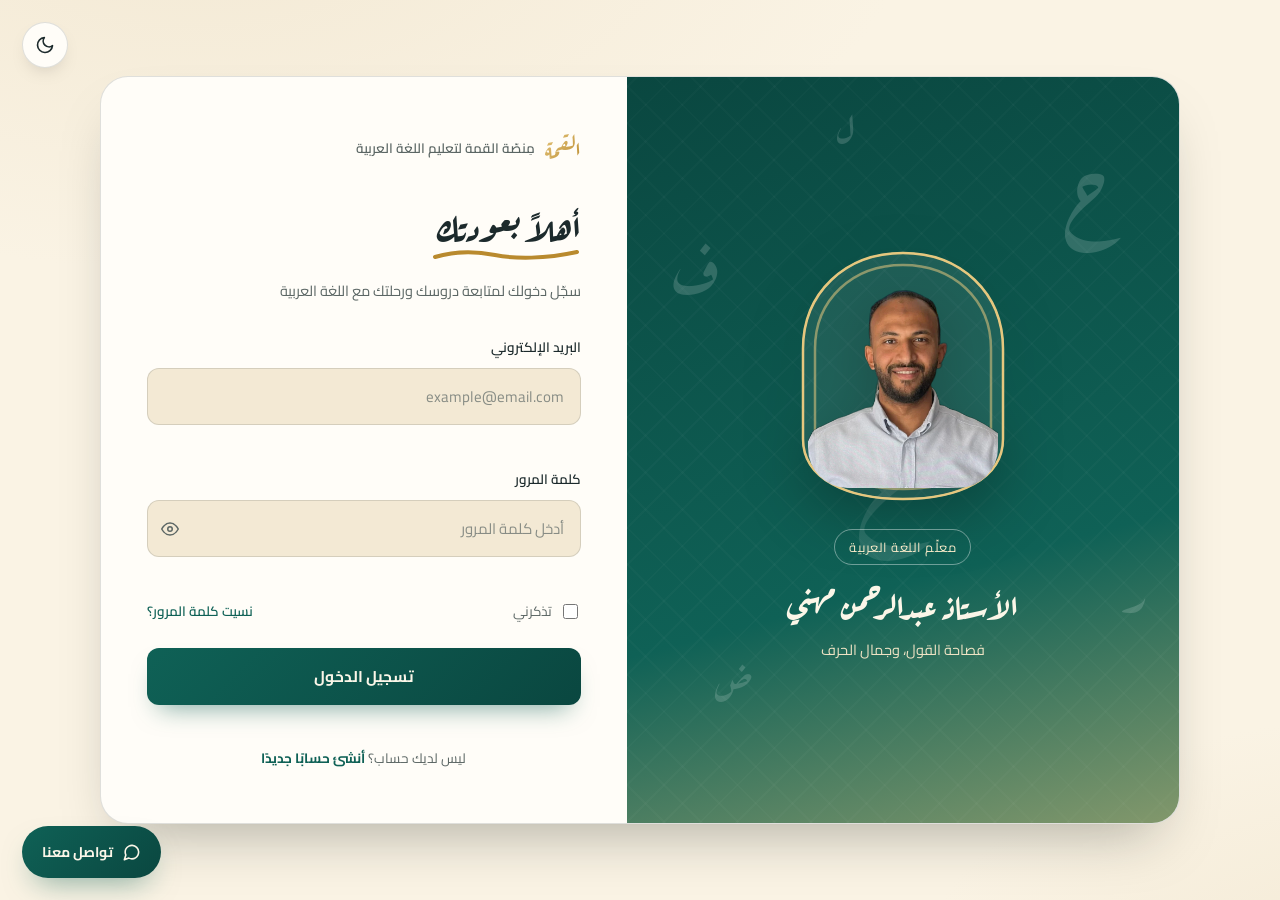
<file: Users-List/edit-user.html>
<!DOCTYPE html>
<html lang="ar" dir="rtl">
<head>
    <meta charset="UTF-8" />
    <meta name="viewport" content="width=device-width, initial-scale=1.0" />
    <title>تعديل بيانات المستخدم</title>

    <link rel="stylesheet" href="./style.css" />
    <link rel="stylesheet"
          href="https://cdnjs.cloudflare.com/ajax/libs/font-awesome/6.6.0/css/all.min.css" />
    <style>
        .edit-wrap{ max-width:520px; margin:0 auto; padding:36px 20px 70px; }
        .edit-back{
            display:inline-flex; align-items:center; gap:6px; margin-bottom:18px;
            font-size:13.5px; font-weight:700; color:var(--text-light); text-decoration:none;
        }
        .edit-back:hover{ color:var(--text); }
        .edit-card{
            background:var(--card); border:1px solid var(--border); border-radius:16px;
            padding:26px 24px; box-shadow:var(--shadow);
        }
        .edit-card h2{ margin:0 0 4px; font-size:20px; }
        .edit-card .sub{ color:var(--text-light); font-size:13px; margin-bottom:22px; display:block; }
        .field{ display:flex; flex-direction:column; gap:6px; margin-bottom:16px; }
        .field label{ font-size:13px; font-weight:700; color:var(--text); }
        .field input, .field select{
            font-family:'Cairo', sans-serif; font-size:14px; padding:11px 14px;
            border-radius:10px; border:1.5px solid var(--border); background:var(--bg); color:var(--text);
            outline:none; width:100%;
        }
        .field input:focus, .field select:focus{ border-color:var(--primary); }
        .field input:disabled{ opacity:.65; }
        .field-error{ font-size:12px; color:var(--danger); min-height:14px; }
        .save-btn{
            width:100%; padding:13px; border:none; border-radius:10px;
            background:var(--primary); color:#fff; font-family:'Cairo', sans-serif;
            font-weight:700; font-size:14.5px; cursor:pointer; display:flex; align-items:center;
            justify-content:center; gap:8px;
        }
        .save-btn:hover:not(:disabled){ background:var(--primary-hover); }
        .save-btn:disabled{ opacity:.7; cursor:not-allowed; }
        .form-msg{ font-size:13px; margin-top:12px; padding:0; max-height:0; overflow:hidden; border-radius:8px; }
        .form-msg.show{ padding:10px 12px; max-height:60px; }
        .form-msg.error{ background:rgba(239,68,68,.12); color:var(--danger); }
        .form-msg.success{ background:rgba(34,197,94,.12); color:var(--success); }
        .loading-row{ text-align:center; padding:40px 0; color:var(--text-light); }
        .loading-row .loader{
            width:34px; height:34px; border-radius:50%; margin:0 auto 12px;
            border:3px solid var(--border); border-top-color:var(--primary);
            animation:spin .8s linear infinite;
        }
        @keyframes spin{ to{ transform:rotate(360deg); } }
    </style>
</head>
<body>

<header class="topbar">
  <div class="brand">
    <span class="brand-mark">حرف</span>
    <span class="brand-word">لوحة التحكم — منصّة حرف</span>
  </div>
  <div class="topbar-actions">
    <span id="gnavMount"></span>
  </div>
</header>

<nav class="dash-subnav">
  <a href="../Dashboard/index.html">
    <i class="fa-solid fa-chart-line"></i>
    نظرة عامة
  </a>
  <a class="active" href="./index.html">
    <i class="fa-solid fa-users"></i>
    المستخدمين
  </a>
</nav>

<div class="edit-wrap">
  <a class="edit-back" href="./index.html">
    <i class="fa-solid fa-arrow-right"></i>
    رجوع لقائمة المستخدمين
  </a>

  <div class="edit-card">
    <h2>تعديل بيانات المستخدم</h2>
    <span class="sub" id="userSub">جارِ تحميل البيانات...</span>

    <div class="loading-row" id="loadingRow">
      <div class="loader"></div>
      جارِ تحميل بيانات المستخدم...
    </div>

    <form id="editForm" style="display:none;">
      <div class="field">
        <label for="fName">الاسم</label>
        <input type="text" id="fName" placeholder="اسم المستخدم">
        <span class="field-error" id="nameError"></span>
      </div>

      <div class="field">
        <label for="fYear">الصف الدراسي</label>
        <select id="fYear">
          <option value="1">الصف الأول الإعدادي</option>
          <option value="2">الصف الثاني الإعدادي</option>
          <option value="3">الصف الثالث الإعدادي</option>
          <option value="4">الصف الأول الثانوي</option>
          <option value="5">الصف الثاني الثانوي</option>
          <option value="6">الصف الثالث الثانوي</option>
        </select>
      </div>

      <div class="field">
        <label for="fPhone">رقم الهاتف</label>
        <input type="tel" id="fPhone" placeholder="01xxxxxxxxx">
        <span class="field-error" id="phoneError"></span>
      </div>

      <button type="submit" class="save-btn" id="saveBtn">
        <i class="fa-solid fa-floppy-disk"></i>
        حفظ التعديلات
      </button>

      <div class="form-msg" id="formMsg"></div>
    </form>
  </div>
</div>

<script src="../Shared/browser-guard.js"></script>
<script src="../Shared/config.js"></script>
<script src="../Shared/nav.js"></script>
<script src="./edit-user.js"></script>
</body>
</html>
</file>
<file: Add New Lesson/style.css>
:root{
    --bg:#FAF3E4; --bg-soft:#F3E9D4; --panel:#FFFDF8;
    --ink:#1C2A2C; --ink-soft:#5B6664;
    --gold:#B98A2E; --gold-soft:#E6C77E;
    --teal:#0F6156; --teal-deep:#0A4740;
    --line:rgba(28,42,44,0.14);
    --shadow:0 20px 45px -25px rgba(20,30,25,0.35);
    --danger:#A23B3B; --danger-soft:rgba(162,59,59,0.12);
    --success:#1F7A54;
    color-scheme: light;
  }
  html[data-theme="dark"]{
    --bg:#10171A; --bg-soft:#151E21; --panel:#1A2528;
    --ink:#F1E9D6; --ink-soft:#B7C2BE;
    --gold:#E0BB63; --gold-soft:#8A6C2C;
    --teal:#3FB39C; --teal-deep:#1C6E60;
    --line:rgba(241,233,214,0.14);
    --shadow:0 24px 55px -25px rgba(0,0,0,0.6);
    --danger:#E27A7A; --danger-soft:rgba(226,122,122,0.14);
    --success:#5FCB9B;
    color-scheme: dark;
  }

  *{box-sizing:border-box;}
  html,body{height:100%;}
  body{
    margin:0; font-family:'Cairo', sans-serif;
    background:var(--bg); color:var(--ink); min-height:100vh;
    transition:background .5s ease, color .5s ease;
  }

  .topbar{
    position:sticky; top:0; z-index:40;
    display:flex; align-items:center; justify-content:space-between;
    padding:14px 28px; background:var(--panel); border-bottom:1px solid var(--line);
    backdrop-filter:blur(6px);
  }
  .brand{ display:flex; align-items:center; gap:9px; }
  .brand-mark{
    font-family:'Aref Ruqaa', serif; font-size:23px;
    background:linear-gradient(135deg, var(--gold-soft), var(--gold));
    -webkit-background-clip:text; background-clip:text; color:transparent;
  }
  .brand-word{ font-size:13px; color:var(--ink-soft); font-weight:600; }
  .topbar-actions{ display:flex; align-items:center; gap:10px; }
  .back-link{
    display:flex; align-items:center; gap:6px;
    font-size:13.5px; font-weight:700; color:var(--ink-soft); text-decoration:none;
    padding:9px 14px; border-radius:10px; border:1px solid var(--line);
    transition:background .2s ease, color .2s ease;
  }
  .back-link:hover{ background:var(--bg-soft); color:var(--ink); }
  .back-link svg{ width:16px; height:16px; }
  .theme-toggle{
    width:42px; height:42px; border-radius:50%;
    border:1px solid var(--line); background:var(--bg-soft); color:var(--ink);
    display:flex; align-items:center; justify-content:center; cursor:pointer;
    transition:transform .35s ease, background .4s ease;
  }
  .theme-toggle:hover{ transform:translateY(-2px) rotate(8deg); }
  .theme-toggle svg{ width:19px; height:19px; }
  .icon-sun{ display:none; }
  html[data-theme="dark"] .icon-moon{ display:none; }
  html[data-theme="dark"] .icon-sun{ display:block; }

  .page-wrap{ max-width:640px; margin:0 auto; padding:40px 24px 80px; }

  .page-title-wrap{ margin-bottom:26px; opacity:0; transform:translateY(10px); animation:fadeUp .55s ease forwards .05s; }
  .eyebrow{ display:inline-block; font-size:12.5px; letter-spacing:.5px; font-weight:700; color:var(--teal); margin-bottom:8px; }
  .page-title{ font-family:'Aref Ruqaa', serif; font-size:32px; margin:0; position:relative; display:inline-block; }
  .underline-ink{ display:block; width:150px; height:13px; margin-top:-3px; }
  .underline-ink path{
    fill:none; stroke:var(--gold); stroke-width:4; stroke-linecap:round;
    stroke-dasharray:220; stroke-dashoffset:220; animation:draw 1s ease forwards .4s;
  }
  .page-sub{ font-size:14px; color:var(--ink-soft); margin:8px 0 0; }
  @keyframes draw{ to{ stroke-dashoffset:0; } }
  @keyframes fadeUp{ from{ opacity:0; transform:translateY(12px);} to{ opacity:1; transform:translateY(0);} }

  .form-card{
    background:var(--panel); border:1px solid var(--line); border-radius:20px;
    padding:30px 28px; box-shadow:var(--shadow);
    opacity:0; transform:translateY(14px); animation:fadeUp .55s ease forwards .15s;
  }

  .field{ display:flex; flex-direction:column; gap:7px; margin-bottom:18px; }
  .field label{ font-size:13.5px; font-weight:600; color:var(--ink); }
  .field input, .field textarea, .field select{
    font-family:'Cairo', sans-serif; font-size:14.5px; padding:12px 15px;
    border-radius:11px; border:1.5px solid var(--line); background:var(--bg-soft); color:var(--ink);
    outline:none; width:100%; resize:vertical;
    transition:border-color .2s ease, box-shadow .2s ease, background .3s ease;
  }
  .field textarea{ min-height:100px; }
  .field input:focus, .field textarea:focus, .field select:focus{
    border-color:var(--teal); box-shadow:0 0 0 4px rgba(15,97,86,0.15); background:var(--panel);
  }
  .field.invalid input, .field.invalid textarea, .field.invalid select, .field.invalid .dropzone{ border-color:var(--danger); }
  .field-error{ font-size:12px; color:var(--danger); min-height:14px; }

  /* ---------- video url preview ---------- */
  .video-preview{
    display:none; margin-top:12px; border-radius:14px; overflow:hidden; border:1px solid var(--line);
    aspect-ratio:16/9; background:#000;
  }
  .video-preview.show{ display:block; }
  .video-preview iframe{ width:100%; height:100%; display:block; border:0; }

  .submit-btn{
    width:100%; margin-top:6px; border:none; border-radius:12px; padding:14px 20px;
    font-family:'Cairo', sans-serif; font-size:15.5px; font-weight:700; color:#FBF6E8;
    background:linear-gradient(135deg, var(--teal), var(--teal-deep));
    cursor:pointer; display:flex; align-items:center; justify-content:center; gap:10px;
    box-shadow:0 14px 26px -12px rgba(15,97,86,0.55);
    transition:transform .2s ease, box-shadow .2s ease, filter .2s ease;
  }
  .submit-btn:hover{ transform:translateY(-2px); filter:brightness(1.06); }
  .submit-btn:disabled{ cursor:progress; filter:saturate(.7); transform:none; }

  .spinner{
    width:16px; height:16px; border-radius:50%;
    border:2.5px solid rgba(255,255,255,0.4); border-top-color:#fff;
    animation:spin .8s linear infinite;
  }
  @keyframes spin{ to{ transform:rotate(360deg); } }

  .form-message{
    font-size:13.5px; border-radius:10px; padding:0; max-height:0; overflow:hidden; opacity:0;
    transition:all .35s ease;
  }
  .form-message.show{ padding:11px 14px; max-height:80px; opacity:1; margin-top:14px; }
  .form-message.error{ background:var(--danger-soft); color:var(--danger); border:1px solid rgba(162,59,59,0.25); }

  /* ---------- success state ---------- */
  .success-card{
    display:none; text-align:center; padding:20px 10px;
  }
  .success-card.show{ display:block; animation:fadeUp .5s ease forwards; }
  .success-icon{
    width:66px; height:66px; border-radius:50%; margin:0 auto 16px;
    background:rgba(31,122,84,0.12); color:var(--success);
    display:flex; align-items:center; justify-content:center;
  }
  .success-icon svg{ width:30px; height:30px; }
  .success-title{ font-family:'Aref Ruqaa', serif; font-size:24px; margin:0 0 8px; }
  .success-text{ font-size:14px; color:var(--ink-soft); margin:0 0 22px; line-height:1.8; }
  .success-actions{ display:flex; gap:10px; justify-content:center; flex-wrap:wrap; }
  .btn{
    border:none; border-radius:11px; padding:12px 20px; font-family:'Cairo', sans-serif;
    font-weight:700; font-size:13.5px; cursor:pointer; text-decoration:none;
    display:inline-flex; align-items:center; gap:8px;
    transition:transform .2s ease, filter .2s ease, background .2s ease;
  }
  .btn-primary{ background:linear-gradient(135deg, var(--teal), var(--teal-deep)); color:#FBF6E8; }
  .btn-primary:hover{ transform:translateY(-2px); filter:brightness(1.06); }
  .btn-ghost{ background:var(--bg-soft); color:var(--ink); }
  .btn-ghost:hover{ background:var(--line); }

  @media (max-width: 640px){
    .topbar{ padding:12px 16px; }
    .brand-word{ display:none; }
    .page-wrap{ padding:30px 16px 60px; }
    .form-card{ padding:24px 18px; }
  }

  @media (prefers-reduced-motion: reduce){
    *, *::before, *::after{ animation-duration:.001ms !important; animation-iteration-count:1 !important; transition-duration:.001ms !important; }
  }
</file>
<file: AddLesson/style.css>
:root{
    --bg:#FAF3E4; --bg-soft:#F3E9D4; --panel:#FFFDF8;
    --ink:#1C2A2C; --ink-soft:#5B6664;
    --gold:#B98A2E; --gold-soft:#E6C77E;
    --teal:#0F6156; --teal-deep:#0A4740;
    --line:rgba(28,42,44,0.14);
    --shadow:0 20px 45px -25px rgba(20,30,25,0.35);
    --danger:#A23B3B; --danger-soft:rgba(162,59,59,0.12);
    --success:#1F7A54;
    color-scheme: light;
  }
  html[data-theme="dark"]{
    --bg:#10171A; --bg-soft:#151E21; --panel:#1A2528;
    --ink:#F1E9D6; --ink-soft:#B7C2BE;
    --gold:#E0BB63; --gold-soft:#8A6C2C;
    --teal:#3FB39C; --teal-deep:#1C6E60;
    --line:rgba(241,233,214,0.14);
    --shadow:0 24px 55px -25px rgba(0,0,0,0.6);
    --danger:#E27A7A; --danger-soft:rgba(226,122,122,0.14);
    --success:#5FCB9B;
    color-scheme: dark;
  }

  *{box-sizing:border-box;}
  html,body{height:100%;}
  body{
    margin:0; font-family:'Cairo', sans-serif;
    background:var(--bg); color:var(--ink); min-height:100vh;
    transition:background .5s ease, color .5s ease;
  }

  .topbar{
    position:sticky; top:0; z-index:40;
    display:flex; align-items:center; justify-content:space-between;
    padding:14px 28px; background:var(--panel); border-bottom:1px solid var(--line);
    backdrop-filter:blur(6px);
  }
  .brand{ display:flex; align-items:center; gap:9px; }
  .brand-mark{
    font-family:'Aref Ruqaa', serif; font-size:23px;
    background:linear-gradient(135deg, var(--gold-soft), var(--gold));
    -webkit-background-clip:text; background-clip:text; color:transparent;
  }
  .brand-word{ font-size:13px; color:var(--ink-soft); font-weight:600; }
  .topbar-actions{ display:flex; align-items:center; gap:10px; }
  .back-link{
    display:flex; align-items:center; gap:6px;
    font-size:13.5px; font-weight:700; color:var(--ink-soft); text-decoration:none;
    padding:9px 14px; border-radius:10px; border:1px solid var(--line);
    transition:background .2s ease, color .2s ease;
  }
  .back-link:hover{ background:var(--bg-soft); color:var(--ink); }
  .back-link svg{ width:16px; height:16px; }
  .theme-toggle{
    width:42px; height:42px; border-radius:50%;
    border:1px solid var(--line); background:var(--bg-soft); color:var(--ink);
    display:flex; align-items:center; justify-content:center; cursor:pointer;
    transition:transform .35s ease, background .4s ease;
  }
  .theme-toggle:hover{ transform:translateY(-2px) rotate(8deg); }
  .theme-toggle svg{ width:19px; height:19px; }
  .icon-sun{ display:none; }
  html[data-theme="dark"] .icon-moon{ display:none; }
  html[data-theme="dark"] .icon-sun{ display:block; }

  .page-wrap{ max-width:640px; margin:0 auto; padding:40px 24px 80px; }

  .page-title-wrap{ margin-bottom:26px; opacity:0; transform:translateY(10px); animation:fadeUp .55s ease forwards .05s; }
  .eyebrow{ display:inline-block; font-size:12.5px; letter-spacing:.5px; font-weight:700; color:var(--teal); margin-bottom:8px; }
  .page-title{ font-family:'Aref Ruqaa', serif; font-size:32px; margin:0; position:relative; display:inline-block; }
  .underline-ink{ display:block; width:150px; height:13px; margin-top:-3px; }
  .underline-ink path{
    fill:none; stroke:var(--gold); stroke-width:4; stroke-linecap:round;
    stroke-dasharray:220; stroke-dashoffset:220; animation:draw 1s ease forwards .4s;
  }
  .page-sub{ font-size:14px; color:var(--ink-soft); margin:8px 0 0; }
  @keyframes draw{ to{ stroke-dashoffset:0; } }
  @keyframes fadeUp{ from{ opacity:0; transform:translateY(12px);} to{ opacity:1; transform:translateY(0);} }

  .form-card{
    background:var(--panel); border:1px solid var(--line); border-radius:20px;
    padding:30px 28px; box-shadow:var(--shadow);
    opacity:0; transform:translateY(14px); animation:fadeUp .55s ease forwards .15s;
  }

  .field{ display:flex; flex-direction:column; gap:7px; margin-bottom:18px; }
  .field label{ font-size:13.5px; font-weight:600; color:var(--ink); }
  .field input, .field textarea, .field select{
    font-family:'Cairo', sans-serif; font-size:14.5px; padding:12px 15px;
    border-radius:11px; border:1.5px solid var(--line); background:var(--bg-soft); color:var(--ink);
    outline:none; width:100%; resize:vertical;
    transition:border-color .2s ease, box-shadow .2s ease, background .3s ease;
  }
  .field textarea{ min-height:100px; }
  .field input:focus, .field textarea:focus, .field select:focus{
    border-color:var(--teal); box-shadow:0 0 0 4px rgba(15,97,86,0.15); background:var(--panel);
  }
  .field.invalid input, .field.invalid textarea, .field.invalid select, .field.invalid .dropzone{ border-color:var(--danger); }
  .field-error{ font-size:12px; color:var(--danger); min-height:14px; }

  /* ---------- video dropzone ---------- */
  .dropzone{
    position:relative;
    border:2px dashed var(--line);
    border-radius:16px;
    padding:30px 20px;
    display:flex; flex-direction:column; align-items:center; justify-content:center;
    text-align:center; gap:10px;
    background:var(--bg-soft);
    cursor:pointer;
    transition:border-color .25s ease, background .25s ease;
  }
  .dropzone.dragover{ border-color:var(--teal); background:rgba(15,97,86,0.07); }
  .dropzone input[type="file"]{ display:none; }
  .dz-icon{
    width:52px; height:52px; border-radius:50%;
    background:linear-gradient(135deg, var(--gold-soft), var(--gold));
    color:var(--teal-deep);
    display:flex; align-items:center; justify-content:center;
  }
  .dz-icon svg{ width:24px; height:24px; }
  .dz-title{ font-size:14.5px; font-weight:700; color:var(--ink); }
  .dz-sub{ font-size:12.5px; color:var(--ink-soft); }
  .dz-browse{ color:var(--teal); font-weight:700; text-decoration:underline; }

  .file-chip{
    display:none;
    align-items:center; gap:12px;
    border:1.5px solid var(--line); border-radius:14px;
    padding:12px 14px; background:var(--bg-soft);
  }
  .file-chip.show{ display:flex; }
  .file-chip-icon{
    width:38px; height:38px; border-radius:10px; flex-shrink:0;
    background:linear-gradient(135deg, var(--teal), var(--teal-deep)); color:#fff;
    display:flex; align-items:center; justify-content:center;
  }
  .file-chip-icon svg{ width:18px; height:18px; }
  .file-chip-info{ flex:1; overflow:hidden; }
  .file-chip-name{ font-size:13.5px; font-weight:700; color:var(--ink); white-space:nowrap; overflow:hidden; text-overflow:ellipsis; }
  .file-chip-size{ font-size:12px; color:var(--ink-soft); }
  .file-chip-remove{
    width:30px; height:30px; border-radius:9px; border:none; background:transparent;
    color:var(--ink-soft); cursor:pointer; display:flex; align-items:center; justify-content:center;
    transition:background .2s ease, color .2s ease;
  }
  .file-chip-remove:hover{ background:var(--danger-soft); color:var(--danger); }
  .file-chip-remove svg{ width:16px; height:16px; }

  .video-preview{
    display:none; margin-top:12px; border-radius:14px; overflow:hidden; border:1px solid var(--line);
  }
  .video-preview.show{ display:block; }
  .video-preview video{ width:100%; display:block; max-height:260px; background:#000; }

  .upload-progress{
    display:none; margin-top:12px; height:6px; border-radius:99px; background:var(--line); overflow:hidden;
  }
  .upload-progress.show{ display:block; }
  .upload-progress-bar{
    height:100%; width:0%; border-radius:99px;
    background:linear-gradient(90deg, var(--gold), var(--teal));
    transition:width .25s ease;
  }

  .submit-btn{
    width:100%; margin-top:6px; border:none; border-radius:12px; padding:14px 20px;
    font-family:'Cairo', sans-serif; font-size:15.5px; font-weight:700; color:#FBF6E8;
    background:linear-gradient(135deg, var(--teal), var(--teal-deep));
    cursor:pointer; display:flex; align-items:center; justify-content:center; gap:10px;
    box-shadow:0 14px 26px -12px rgba(15,97,86,0.55);
    transition:transform .2s ease, box-shadow .2s ease, filter .2s ease;
  }
  .submit-btn:hover{ transform:translateY(-2px); filter:brightness(1.06); }
  .submit-btn:disabled{ cursor:progress; filter:saturate(.7); transform:none; }

  .spinner{
    width:16px; height:16px; border-radius:50%;
    border:2.5px solid rgba(255,255,255,0.4); border-top-color:#fff;
    animation:spin .8s linear infinite;
  }
  @keyframes spin{ to{ transform:rotate(360deg); } }

  .form-message{
    font-size:13.5px; border-radius:10px; padding:0; max-height:0; overflow:hidden; opacity:0;
    transition:all .35s ease;
  }
  .form-message.show{ padding:11px 14px; max-height:80px; opacity:1; margin-top:14px; }
  .form-message.error{ background:var(--danger-soft); color:var(--danger); border:1px solid rgba(162,59,59,0.25); }

  /* ---------- success state ---------- */
  .success-card{
    display:none; text-align:center; padding:20px 10px;
  }
  .success-card.show{ display:block; animation:fadeUp .5s ease forwards; }
  .success-icon{
    width:66px; height:66px; border-radius:50%; margin:0 auto 16px;
    background:rgba(31,122,84,0.12); color:var(--success);
    display:flex; align-items:center; justify-content:center;
  }
  .success-icon svg{ width:30px; height:30px; }
  .success-title{ font-family:'Aref Ruqaa', serif; font-size:24px; margin:0 0 8px; }
  .success-text{ font-size:14px; color:var(--ink-soft); margin:0 0 22px; line-height:1.8; }
  .success-actions{ display:flex; gap:10px; justify-content:center; flex-wrap:wrap; }
  .btn{
    border:none; border-radius:11px; padding:12px 20px; font-family:'Cairo', sans-serif;
    font-weight:700; font-size:13.5px; cursor:pointer; text-decoration:none;
    display:inline-flex; align-items:center; gap:8px;
    transition:transform .2s ease, filter .2s ease, background .2s ease;
  }
  .btn-primary{ background:linear-gradient(135deg, var(--teal), var(--teal-deep)); color:#FBF6E8; }
  .btn-primary:hover{ transform:translateY(-2px); filter:brightness(1.06); }
  .btn-ghost{ background:var(--bg-soft); color:var(--ink); }
  .btn-ghost:hover{ background:var(--line); }

  @media (max-width: 640px){
    .topbar{ padding:12px 16px; }
    .brand-word{ display:none; }
    .page-wrap{ padding:30px 16px 60px; }
    .form-card{ padding:24px 18px; }
  }

  @media (prefers-reduced-motion: reduce){
    *, *::before, *::after{ animation-duration:.001ms !important; animation-iteration-count:1 !important; transition-duration:.001ms !important; }
  }
</file>
<file: Users-List/style.css>
:root {
  /* الألوان دي مطابقة تمامًا لهوية الموقع (Home / Lessons-List) عشان لوحة
     التحكم متبقاش شكلها مختلف عن باقي المنصة */
  --primary: #0F6156;
  --primary-hover: #0A4740;

  --bg: #FAF3E4;
  --card: #FFFDF8;
  --border: rgba(28, 42, 44, 0.14);

  --text: #1C2A2C;
  --text-light: #5B6664;

  --danger: #A23B3B;
  --success: #1F7A54;

  --shadow: 0 20px 45px -25px rgba(20, 30, 25, 0.35);

  /* أيقونة الذهبي (تُستخدم لأزرار التعديل بدل الأزرق العام) */
  --gold: #B98A2E;
  --gold-soft: #E6C77E;

  /* aliases عشان الناف بار الموحّد (Shared/nav.js) يتلوّن بنفس هوية الصفحة دي */
  --ink: var(--text);
  --ink-soft: var(--text-light);
  --line: var(--border);
  --panel: var(--card);
  --bg-soft: #F3E9D4;
  --teal: var(--primary);
  --teal-deep: var(--primary-hover);
  --gnav-danger: var(--danger);
}

body.dark {

  --bg: #10171A;
  --card: #1A2528;
  --border: rgba(241, 233, 214, 0.14);

  --text: #F1E9D6;
  --text-light: #B7C2BE;

  --primary: #3FB39C;
  --primary-hover: #1C6E60;

  --danger: #E27A7A;
  --success: #4FBE8C;

  --gold: #E0BB63;
  --gold-soft: #8A6C2C;

  --shadow: 0 10px 25px rgba(0,0,0,.45);

  --bg-soft: #151E21;

}

.topbar{
  position:sticky; top:0; z-index:40;
  display:flex; align-items:center; justify-content:space-between;
  padding:14px 28px; background:var(--card); border-bottom:1px solid var(--border);
}
.brand{ display:flex; align-items:center; gap:9px; font-weight:800; }
.brand-mark{
  width:34px; height:34px; border-radius:10px;
  background:linear-gradient(135deg, var(--primary), var(--primary-hover));
  color:#fff; display:flex; align-items:center; justify-content:center; font-size:15px;
}
.brand-word{ font-size:13px; color:var(--text-light); font-weight:600; }
.topbar-actions{ display:flex; align-items:center; gap:10px; }

.dash-subnav{
  display:flex; gap:8px; padding:14px 28px 0;
}
.dash-subnav a{
  display:flex; align-items:center; gap:6px;
  font-size:13px; font-weight:700; color:var(--text-light); text-decoration:none;
  padding:8px 14px; border-radius:10px; border:1px solid var(--border);
}
.dash-subnav a:hover{ background:var(--bg-soft); color:var(--text); }
.dash-subnav a.active{ background:var(--primary); border-color:var(--primary); color:#fff; }

*{
    margin:0;
    padding:0;
    box-sizing:border-box;
    font-family:Cairo,sans-serif;
}

body{

    background:var(--bg);
    color:var(--text);
    transition:.3s;
}

.page{

    padding:30px;

}

/* Header */

.page-header{

    display:flex;
    justify-content:space-between;
    align-items:center;
    gap:20px;
    flex-wrap:wrap;
    margin-bottom:25px;

}

.page-header h2{

    font-size:28px;

}

.page-header span{

    color:var(--text-light);

}

.header-actions{

    display:flex;
    align-items:center;
    gap:15px;
    flex-wrap:wrap;

}

/* Search */

.search-box{

    width:320px;
    height:45px;

    display:flex;
    align-items:center;

    background:var(--card);

    border:1px solid var(--border);

    border-radius:12px;

    padding-inline:15px;

}

.search-box input{

    flex:1;
    border:none;
    outline:none;
    background:transparent;
    color:var(--text);
    font-size:15px;

}

.search-box i{

    color:gray;
    margin-left:10px;

}

/* Select */

select{

    width:180px;
    height:45px;

    border-radius:12px;

    border:1px solid var(--border);

    background:var(--card);

    color:var(--text);

    padding-inline:10px;

    outline:none;

}

/* Button */

button{

    cursor:pointer;
    border:none;

}

#refreshBtn{

    height:45px;

    padding-inline:18px;

    border-radius:12px;

    background:var(--primary);

    color:white;

    font-weight:bold;

    transition:.3s;

}

#refreshBtn:hover{

    background:var(--primary-hover);

}

/* Table */

.table-wrapper{

    background:var(--card);

    border-radius:18px;

    overflow:auto;

    box-shadow:var(--shadow);

}

table{

    width:100%;

    border-collapse:collapse;

}

thead{

    background:var(--primary);

    color:white;

}

th{

    padding:18px;

    white-space:nowrap;

}

td{

    padding:18px;

    text-align:center;

    border-bottom:1px solid var(--border);

}

tbody tr{

    transition:.2s;

}

tbody tr:hover{

    background:rgba(15,97,86,.08);

}

/* User */

.user{

    display:flex;

    align-items:center;

    gap:12px;

}

.avatar{

    width:45px;
    height:45px;

    border-radius:50%;

    background:linear-gradient(45deg,#4f46e5,#7c3aed);

}

.name{

    font-size:15px;

}

/* Role */

.role{

    display:inline-block;

    padding:7px 15px;

    border-radius:30px;

    background:rgba(79,70,229,.12);

    color:var(--primary);

    font-weight:bold;

}

/* Switch */

.switch{

    position:relative;

    display:inline-block;

    width:52px;

    height:28px;

}

.switch input{

    display:none;

}

.slider{

    position:absolute;

    inset:0;

    border-radius:30px;

    background:#d1d5db;

    transition:.3s;

}

.slider::before{

    content:"";

    position:absolute;

    width:22px;

    height:22px;

    top:3px;
    right:3px;

    border-radius:50%;

    background:white;

    transition:.3s;

}

input:checked + .slider{

    background:var(--success);

}

input:checked + .slider::before{

    transform:translateX(-24px);

}

.disabled{

    opacity:.6;

}

/* Actions */

.actions{

    display:flex;

    justify-content:center;

    gap:10px;

}

.actions button{

    width:38px;
    height:38px;

    border-radius:10px;

    color:white;

    transition:.25s;

}

.edit-btn{

    background:#3b82f6;

}

.edit-btn:hover{

    transform:scale(1.08);

}

.delete-btn{

    background:var(--danger);

}

.delete-btn:hover{

    transform:scale(1.08);

}

.subs-btn{

    background:var(--gold);

}

.subs-btn:hover{

    transform:scale(1.08);

}

/* ---------- مودال الاشتراكات ---------- */

.modal-overlay{
    position:fixed; inset:0; background:rgba(10,15,14,0.5);
    display:none; align-items:center; justify-content:center; padding:20px;
    z-index:80;
}
.modal-overlay.open{ display:flex; }
.modal{
    width:100%; max-width:440px; max-height:90vh; overflow-y:auto;
    background:var(--card); border-radius:20px; border:1px solid var(--border);
    box-shadow:0 40px 80px -30px rgba(0,0,0,0.5);
    padding:26px 24px;
}
.modal-head{ display:flex; align-items:center; justify-content:space-between; margin-bottom:16px; gap:10px; }
.modal-title{ font-size:19px; margin:0; }
.modal-close{
    width:32px; height:32px; border-radius:9px; border:none; background:var(--bg-soft);
    color:var(--text-light); cursor:pointer; display:flex; align-items:center; justify-content:center;
    text-decoration:none; flex-shrink:0;
}
.modal-close:hover{ background:var(--border); color:var(--text); }

.subs-list{
    display:flex; flex-direction:column; gap:8px; margin-bottom:18px;
    max-height:260px; overflow-y:auto;
}
.subs-empty{
    text-align:center; padding:20px 10px; color:var(--text-light); font-size:14px;
    background:var(--bg-soft); border-radius:12px; border:1px dashed var(--border);
}
.subs-item{
    display:flex; align-items:center; justify-content:space-between;
    padding:11px 14px; border-radius:12px; background:var(--bg-soft);
    border:1px solid var(--border);
}
.subs-item .subs-item-label{
    display:flex; align-items:center; gap:8px; font-weight:700; font-size:14.5px;
}
.subs-item .subs-item-label i{ color:var(--success); }
.subs-item .subs-remove-btn{
    width:30px; height:30px; border-radius:8px; border:none;
    background:var(--danger); color:#fff; cursor:pointer;
    display:flex; align-items:center; justify-content:center; font-size:12px;
    transition:.2s;
}
.subs-item .subs-remove-btn:hover{ filter:brightness(1.1); transform:scale(1.06); }
.subs-item .subs-remove-btn[disabled]{ opacity:.6; cursor:not-allowed; }

.subs-add-row{
    display:flex; gap:10px; padding-top:14px; border-top:1px solid var(--border);
}
.subs-add-row select{
    flex:1; width:auto; height:44px;
}
.subs-add-row .btn{
    height:44px; padding-inline:16px; border-radius:12px; border:none;
    font-weight:700; font-size:14px; cursor:pointer; white-space:nowrap;
    display:flex; align-items:center; justify-content:center; gap:6px;
}
.btn-primary{ background:var(--primary); color:#fff; }
.btn-primary:hover{ background:var(--primary-hover); }
.btn[disabled]{ opacity:.7; cursor:not-allowed; }

.btn-spinner{
    width:15px; height:15px; border-radius:50%;
    border:2.5px solid rgba(255,255,255,.45);
    border-top-color:#fff;
    display:inline-block;
    animation: subs-spin .7s linear infinite;
}
@keyframes subs-spin{ to{ transform:rotate(360deg); } }

/* Loading */

.loading{

    display:flex;

    flex-direction:column;

    align-items:center;

    justify-content:center;

    gap:20px;

    margin-top:80px;

}

.loader{

    width:55px;

    height:55px;

    border:5px solid #ddd;

    border-top:5px solid var(--primary);

    border-radius:50%;

    animation:spin .8s linear infinite;

}

@keyframes spin{

    to{

        transform:rotate(360deg);

    }

}

/* Empty */

.empty{

    text-align:center;

    margin-top:80px;

}

.empty i{

    font-size:65px;

    color:gray;

    margin-bottom:20px;

}

.hidden{

    display:none !important;

}

/* Responsive */

@media(max-width:992px){

.page-header{

    flex-direction:column;

    align-items:stretch;

}

.header-actions{

    width:100%;

}

.search-box{

    width:100%;

}

select{

    width:100%;

}

#refreshBtn{

    width:100%;

}

table{

    min-width:1050px;

}

}
</file>
<file: Home/style.css>
:root{
    --bg:#FAF3E4;
    --bg-soft:#F3E9D4;
    --panel:#FFFDF8;
    --ink:#1C2A2C;
    --ink-soft:#5B6664;
    --gold:#B98A2E;
    --gold-soft:#E6C77E;
    --teal:#0F6156;
    --teal-deep:#0A4740;
    --line:rgba(28,42,44,0.14);
    --shadow:0 20px 45px -25px rgba(20,30,25,0.35);
    --danger:#A23B3B;
    --success:#1F7A54;
    --heart:#C64545;
    color-scheme: light;
  }
  html[data-theme="dark"]{
    --bg:#10171A;
    --bg-soft:#151E21;
    --panel:#1A2528;
    --ink:#F1E9D6;
    --ink-soft:#B7C2BE;
    --gold:#E0BB63;
    --gold-soft:#8A6C2C;
    --teal:#3FB39C;
    --teal-deep:#1C6E60;
    --line:rgba(241,233,214,0.14);
    --shadow:0 24px 55px -25px rgba(0,0,0,0.6);
    --danger:#E27A7A;
    --success:#5FCB9B;
    --heart:#E27A7A;
    color-scheme: dark;
  }

  *{box-sizing:border-box;}
  html,body{height:100%;}
  body{
    margin:0;
    font-family:'Cairo', sans-serif;
    background:var(--bg);
    color:var(--ink);
    min-height:100vh;
    transition:background .5s ease, color .5s ease;
  }

  /* ---------- top bar ---------- */
  .topbar{
    position:sticky;
    top:0;
    z-index:40;
    display:flex;
    align-items:center;
    justify-content:space-between;
    padding:14px 28px;
    background:var(--panel);
    border-bottom:1px solid var(--line);
    backdrop-filter:blur(6px);
  }
  .topbar-actions{ display:flex; align-items:center; gap:10px; }
  .nav-link{
    display:flex; align-items:center; gap:6px;
    font-size:13px; font-weight:700; color:var(--ink-soft); text-decoration:none;
    padding:9px 14px; border-radius:10px; border:1px solid var(--line);
    transition:background .2s ease, color .2s ease;
  }
  .nav-link:hover{ background:var(--bg-soft); color:var(--ink); }
  .nav-link svg{ width:16px; height:16px; }

  .user-chip{
    display:flex; align-items:center; gap:9px;
    padding:6px 8px 6px 6px; border-radius:999px; border:1px solid var(--line); background:var(--bg-soft);
  }
  .user-chip-avatar{
    width:30px; height:30px; border-radius:50%; flex-shrink:0;
    background:linear-gradient(135deg, var(--teal), var(--teal-deep));
    display:flex; align-items:center; justify-content:center; color:#fff; font-weight:800; font-size:13px;
  }
  .user-chip-info{ display:flex; flex-direction:column; line-height:1.3; }
  .user-chip-name{ font-size:12.5px; font-weight:700; color:var(--ink); }
  .user-chip-year{ font-size:11px; color:var(--ink-soft); }
  .user-chip-logout{
    width:28px; height:28px; border-radius:50%; border:none; background:transparent;
    color:var(--ink-soft); cursor:pointer; display:flex; align-items:center; justify-content:center;
  }
  .user-chip-logout:hover{ background:var(--line); color:var(--danger); }
  .user-chip-logout svg{ width:15px; height:15px; }

  .brand{ display:flex; align-items:center; gap:9px; }
  .brand-mark{
    font-family:'Aref Ruqaa', serif;
    font-size:23px;
    background:linear-gradient(135deg, var(--gold-soft), var(--gold));
    -webkit-background-clip:text; background-clip:text; color:transparent;
  }
  .brand-word{ font-size:13px; color:var(--ink-soft); font-weight:600; }

  .theme-toggle{
    width:42px; height:42px; border-radius:50%;
    border:1px solid var(--line); background:var(--bg-soft); color:var(--ink);
    display:flex; align-items:center; justify-content:center; cursor:pointer;
    transition:transform .35s ease, background .4s ease;
  }
  .theme-toggle:hover{ transform:translateY(-2px) rotate(8deg); }
  .theme-toggle svg{ width:19px; height:19px; }
  .icon-sun{ display:none; }
  html[data-theme="dark"] .icon-moon{ display:none; }
  html[data-theme="dark"] .icon-sun{ display:block; }

  /* ---------- hero / bio banner ---------- */
  .hero{
    position:relative;
    overflow:hidden;
    background:linear-gradient(155deg, var(--teal-deep), var(--teal) 60%, var(--gold-soft) 135%);
    padding:44px 24px 54px;
    color:#FBF6E8;
    isolation:isolate;
  }
  .hero::before{
    content:"";
    position:absolute; inset:0;
    background-image:
      repeating-linear-gradient(45deg, rgba(255,255,255,0.045) 0 2px, transparent 2px 26px),
      repeating-linear-gradient(-45deg, rgba(255,255,255,0.045) 0 2px, transparent 2px 26px);
    opacity:.5; z-index:0;
  }
  .ambient-letters{ position:absolute; inset:0; z-index:0; pointer-events:none; }
  .ambient-letters span{
    position:absolute; font-family:'Aref Ruqaa', serif;
    color:rgba(255,255,255,0.14); line-height:1;
    animation:drift 9s ease-in-out infinite;
  }
  .ambient-letters span:nth-child(1){ top:10%; right:8%; font-size:76px; animation-duration:11s; }
  .ambient-letters span:nth-child(2){ top:60%; right:20%; font-size:44px; animation-duration:8s; animation-delay:.6s; }
  .ambient-letters span:nth-child(3){ top:15%; left:10%; font-size:60px; animation-duration:10s; animation-delay:1.2s; }
  .ambient-letters span:nth-child(4){ top:70%; left:6%; font-size:50px; animation-duration:7.5s; animation-delay:.3s; }
  @keyframes drift{ 0%,100%{ transform:translateY(0) rotate(0deg); } 50%{ transform:translateY(-16px) rotate(4deg); } }

  .hero-inner{
    position:relative; z-index:2;
    max-width:720px; margin:0 auto;
    display:flex; flex-direction:column; align-items:center;
    text-align:center;
  }
  .avatar-ring{
    width:118px; height:118px; border-radius:50%;
    padding:5px;
    background:linear-gradient(135deg, var(--gold-soft), var(--gold));
    box-shadow:0 16px 30px -12px rgba(0,0,0,0.4);
    margin-bottom:16px;
    opacity:0; transform:translateY(14px);
    animation:fadeUp .6s ease forwards .15s;
  }
  .avatar-ring img{
    width:100%; height:100%; border-radius:50%;
    object-fit:cover; display:block;
    border:3px solid var(--teal-deep);
  }
  .hero-eyebrow{
    display:inline-block; font-size:12.5px; letter-spacing:.5px;
    padding:5px 14px; border:1px solid rgba(255,255,255,0.4); border-radius:999px;
    color:#F6E9C7; margin-bottom:10px;
    opacity:0; animation:fadeUp .6s ease forwards .3s;
  }
  .hero-name{
    font-family:'Aref Ruqaa', serif; font-size:30px; margin:0 0 8px;
    opacity:0; animation:fadeUp .6s ease forwards .42s;
  }
  .hero-bio{
    font-size:14.5px; line-height:1.9; color:#F1E7CC; max-width:560px; margin:0;
    opacity:0; animation:fadeUp .6s ease forwards .55s;
  }

  @keyframes fadeUp{ from{ opacity:0; transform:translateY(12px); } to{ opacity:1; transform:translateY(0); } }

  /* ---------- feed ---------- */
  .feed-wrap{
    max-width:620px;
    margin:-26px auto 60px;
    padding:0 20px;
    position:relative;
    z-index:3;
  }
  .feed-title{
    display:flex; align-items:center; gap:10px;
    color:var(--panel);
    font-size:14px; font-weight:700;
    margin:0 0 14px;
  }
  .feed-title .dot{ width:8px; height:8px; border-radius:50%; background:var(--gold); box-shadow:0 0 0 4px rgba(185,138,46,0.18); }

  .post-card{
    background:var(--panel);
    border:1px solid var(--line);
    border-radius:18px;
   overflow:hidden;
    padding:20px 20px 14px;
    margin-bottom:16px;
    box-shadow:var(--shadow);
    opacity:0;
    transform:translateY(16px);
    animation:cardIn .55s cubic-bezier(.2,.8,.25,1) forwards;
  }
  @keyframes cardIn{ to{ opacity:1; transform:translateY(0); } }

  .post-head{ display:flex; align-items:center; gap:12px; margin-bottom:12px; }
  .post-owner-actions{ display:flex; align-items:center; gap:6px; margin-inline-start:auto; }
  .post-owner-btn{
    display:flex; align-items:center; justify-content:center;
    width:32px; height:32px; border-radius:9px;
    background:transparent; border:1px solid transparent; cursor:pointer;
    color:var(--ink-soft); transition:background .2s ease, color .2s ease, border-color .2s ease;
  }
  .post-owner-btn svg{ width:16px; height:16px; }
  .post-owner-btn:hover{ background:var(--bg-soft); color:var(--ink); border-color:var(--line); }
  .post-owner-btn.danger:hover{ color:var(--danger); border-color:var(--danger-soft); }
  .post-owner-btn[disabled]{ opacity:.6; cursor:not-allowed; }

  .post-edit-box textarea{
    width:100%; min-height:90px; resize:vertical;
    font-family:'Cairo', sans-serif; font-size:15px; line-height:1.8;
    color:var(--ink); background:var(--bg-soft);
    border:1px solid var(--line); border-radius:12px; padding:12px 14px;
    margin-bottom:10px;
  }
  .post-edit-box textarea:focus{ outline:none; border-color:var(--teal); }
  .post-edit-actions{ display:flex; justify-content:flex-start; gap:8px; margin-bottom:14px; }
  .post-edit-actions .btn-sm{
    font-family:'Cairo', sans-serif; font-size:13px; font-weight:700;
    padding:8px 16px; border-radius:9px; border:none; cursor:pointer;
    display:inline-flex; align-items:center; gap:6px;
  }
  .post-edit-save{ background:var(--teal); color:#fff; }
  .post-edit-save:hover{ filter:brightness(1.06); }
  .post-edit-cancel{ background:transparent; color:var(--ink-soft); border:1px solid var(--line) !important; }
  .post-edit-actions .btn-sm[disabled]{ opacity:.7; cursor:not-allowed; }
  .post-spinner{
    width:13px; height:13px; border-radius:50%;
    border:2px solid rgba(255,255,255,.45); border-top-color:#fff;
    display:inline-block; animation:postSpin .7s linear infinite;
  }
  @keyframes postSpin{ to{ transform:rotate(360deg); } }

  .post-avatar{
    width:44px; height:44px; border-radius:50%;
    object-fit:cover; flex-shrink:0;
    border:2px solid var(--gold-soft);
  }
  .post-who{ display:flex; flex-direction:column; }
  .post-name{ font-size:14.5px; font-weight:700; color:var(--ink); }
  .post-time{ font-size:12px; color:var(--ink-soft); }

  .post-content{
    font-size:15px; line-height:1.9; color:var(--ink);
    margin:0 0 14px;
    white-space:pre-wrap;
  }

  .post-actions{
    display:flex; align-items:center; gap:8px;
    border-top:1px solid var(--line);
    padding-top:10px;
  }
  .action-btn{
    display:flex; align-items:center; gap:7px;
    background:transparent; border:none; cursor:pointer;
    padding:8px 12px; border-radius:10px;
    font-family:'Cairo', sans-serif; font-size:13.5px; font-weight:600;
    color:var(--ink-soft);
    transition:background .2s ease, color .2s ease, transform .15s ease;
  }
  .action-btn:hover{ background:var(--bg-soft); color:var(--ink); }
  .action-btn:active{ transform:scale(.96); }
  .action-btn svg{ width:18px; height:18px; transition:transform .25s ease; }

  .like-wrap{ display:flex; align-items:center; }
  .like-btn.liked{ color:var(--heart); }
  .like-btn.liked svg{ fill:var(--heart); stroke:var(--heart); transform:scale(1.12); }
  .like-btn.bump svg{ animation:pop .35s ease; }
  @keyframes pop{ 0%{ transform:scale(1);} 40%{ transform:scale(1.35);} 100%{ transform:scale(1);} }

  .like-count-btn{
    background:transparent; border:none; padding:6px 8px; margin-inline-start:-4px;
    font-family:'Cairo', sans-serif; font-size:12.5px; font-weight:700; color:var(--ink-soft);
    cursor:pointer; border-radius:8px;
  }
  .like-count-btn:hover:not(:disabled){ background:var(--bg-soft); color:var(--teal); text-decoration:underline; }
  .like-count-btn:disabled{ cursor:default; }

  .comments-btn .comments-count{ color:var(--ink-soft); font-weight:700; }

  .ask-btn.active{ color:var(--teal); }

  .ask-box{
    display:none;
    gap:8px;
    margin-top:10px;
    animation:fadeUp .35s ease forwards;
  }
  .ask-box.open{ display:flex; }
  .ask-box input{
    flex:1;
    font-family:'Cairo', sans-serif;
    font-size:13.5px;
    padding:10px 14px;
    border-radius:10px;
    border:1.5px solid var(--line);
    background:var(--bg-soft);
    color:var(--ink);
    outline:none;
    transition:border-color .2s ease, box-shadow .2s ease;
  }
  .ask-box input:focus{ border-color:var(--teal); box-shadow:0 0 0 3px rgba(15,97,86,0.15); }
  .ask-send{
    border:none; border-radius:10px; padding:0 16px;
    background:linear-gradient(135deg, var(--teal), var(--teal-deep));
    color:#fff; font-family:'Cairo', sans-serif; font-weight:700; font-size:13px;
    cursor:pointer; transition:filter .2s ease, transform .2s ease;
  }
  .ask-send:hover{ filter:brightness(1.08); transform:translateY(-1px); }

  .ask-sent{
    font-size:12.5px; color:var(--success); margin-top:8px;
    display:none; align-items:center; gap:6px;
  }
  .ask-sent.show{ display:flex; animation:fadeUp .3s ease forwards; }

  /* ---------- states ---------- */
  .skeleton{
    background:var(--panel); border:1px solid var(--line); border-radius:18px;
    padding:20px; margin-bottom:16px; box-shadow:var(--shadow);
  }
  .sk-line{ height:12px; border-radius:6px; background:var(--bg-soft); margin-bottom:10px; overflow:hidden; position:relative; }
  .sk-line::after{
    content:""; position:absolute; inset:0;
    background:linear-gradient(90deg, transparent, rgba(255,255,255,0.35), transparent);
    animation:shimmer 1.4s infinite;
  }
  @keyframes shimmer{ from{ transform:translateX(-100%);} to{ transform:translateX(100%);} }
  .sk-avatar{ width:44px; height:44px; border-radius:50%; background:var(--bg-soft); position:relative; overflow:hidden; }
  .sk-avatar::after{ content:""; position:absolute; inset:0; background:linear-gradient(90deg, transparent, rgba(255,255,255,0.35), transparent); animation:shimmer 1.4s infinite; }
  .sk-head{ display:flex; align-items:center; gap:12px; margin-bottom:14px; }
  .sk-meta{ flex:1; }
  .sk-meta .sk-line:first-child{ width:35%; }
  .sk-meta .sk-line:last-child{ width:22%; margin-bottom:0; }

  .empty-state, .error-state{
    text-align:center; padding:40px 20px;
    color:var(--ink-soft); font-size:14px;
    background:var(--panel); border:1px dashed var(--line); border-radius:18px;
  }
  .error-state{ color:var(--danger); }
  .retry-btn{
    margin-top:12px; border:1px solid var(--line); background:var(--bg-soft); color:var(--ink);
    padding:8px 18px; border-radius:10px; cursor:pointer; font-family:'Cairo', sans-serif; font-weight:600; font-size:13px;
    transition:background .2s ease;
  }
  .retry-btn:hover{ background:var(--line); }

  @media (max-width: 640px){
    .topbar{ padding:12px 18px; }
    .hero{ padding:34px 18px 46px; }
    .hero-name{ font-size:25px; }
    .feed-wrap{ padding:0 14px; }
  }

  @media (prefers-reduced-motion: reduce){
    *, *::before, *::after{ animation-duration:.001ms !important; animation-iteration-count:1 !important; transition-duration:.001ms !important; }
  }

  /* ---------- modal (likes / questions popups) ---------- */
  .modal-overlay{
    position:fixed; inset:0; background:rgba(10,15,14,0.5);
    display:none; align-items:center; justify-content:center; padding:20px;
    z-index:80;
  }
  .modal-overlay.open{ display:flex; }
  .modal{
    width:100%; max-width:440px; max-height:80vh; overflow-y:auto;
    background:var(--panel); border-radius:20px; border:1px solid var(--line);
    box-shadow:0 40px 80px -30px rgba(0,0,0,0.5);
    padding:26px 24px;
  }
  .modal-head{ display:flex; align-items:center; justify-content:space-between; margin-bottom:16px; }
  .modal-title{ font-family:'Aref Ruqaa', serif; font-size:22px; margin:0; }
  .modal-close{
    width:32px; height:32px; border-radius:9px; border:none; background:var(--bg-soft);
    color:var(--ink-soft); cursor:pointer; display:flex; align-items:center; justify-content:center;
    text-decoration:none;
  }
  .modal-close:hover{ background:var(--line); color:var(--ink); }
  .modal-close svg{ width:16px; height:16px; }

  .likes-list{ display:flex; flex-direction:column; gap:10px; }
  .likes-row{
    display:flex; align-items:center; justify-content:space-between; gap:10px;
    padding:11px 14px; background:var(--bg-soft); border-radius:12px;
  }
  .likes-name{ font-size:13.5px; font-weight:700; color:var(--ink); }
  .likes-time{ font-size:11.5px; color:var(--ink-soft); }
  .likes-empty, .qa-empty-modal{
    text-align:center; padding:26px 16px; color:var(--ink-soft); font-size:13.5px;
  }

  .qa-list{ display:flex; flex-direction:column; gap:12px; }
  .qa-item{ display:flex; gap:10px; }
  .qa-avatar{
    width:34px; height:34px; border-radius:50%; flex-shrink:0;
    background:linear-gradient(135deg, var(--teal), var(--teal-deep));
    display:flex; align-items:center; justify-content:center; color:#fff; font-weight:800; font-size:12px;
  }
  .qa-bubble{
    flex:1; background:var(--bg-soft); border:1px solid var(--line); border-radius:12px;
    padding:10px 13px; display:flex; align-items:flex-start; justify-content:space-between; gap:8px;
  }
  .qa-who{ display:flex; align-items:center; gap:7px; margin-bottom:3px; flex-wrap:wrap; }
  .qa-name{ font-size:12.5px; font-weight:700; color:var(--ink); }
  .qa-time{ font-size:11px; color:var(--ink-soft); }
  .qa-text{ font-size:13.5px; line-height:1.7; color:var(--ink); margin:0; }
  .qa-del{
    flex-shrink:0; width:26px; height:26px; border-radius:8px; border:none;
    background:transparent; color:var(--ink-soft); cursor:pointer;
    display:flex; align-items:center; justify-content:center;
  }
  .qa-del:hover{ background:rgba(162,59,59,0.12); color:var(--danger); }
  .qa-del svg{ width:14px; height:14px; }
.post-content{
  font-size:15px; line-height:1.9; color:var(--ink);
  margin:0 0 14px;
  white-space:pre-wrap;
  overflow-wrap:break-word;
  word-break:break-word;
}
.post-content .post-link{
  color:var(--teal); font-weight:700; text-decoration:underline;
  text-underline-offset:2px;
  word-break:break-all;
  overflow-wrap:anywhere;
  unicode-bidi:plaintext;
  direction:ltr;
  display:inline-block;
  max-width:100%;
  vertical-align:top;
}
.post-content .post-link:hover{ color:var(--teal-deep); }
</file>
<file: Lesson-View/style.css>
:root{
    --bg:#10171A; --bg-soft:#151E21; --panel:#1A2528;
    --ink:#F1E9D6; --ink-soft:#B7C2BE;
    --gold:#E0BB63; --gold-soft:#8A6C2C;
    --teal:#3FB39C; --teal-deep:#1C6E60;
    --line:rgba(241,233,214,0.14);
    --shadow:0 24px 55px -25px rgba(0,0,0,0.6);
    --heart:#E27A7A;
  }
  
  body:has(#themeSwitch:checked){
    --bg:#FAF3E4; --bg-soft:#F3E9D4; --panel:#FFFDF8;
    --ink:#1C2A2C; --ink-soft:#5B6664;
    --gold:#B98A2E; --gold-soft:#E6C77E;
    --teal:#0F6156; --teal-deep:#0A4740;
    --line:rgba(28,42,44,0.14);
    --shadow:0 20px 45px -25px rgba(20,30,25,0.35);
    --heart:#C64545;
  }
  body:has(#themeSwitch:checked) .icon-moon{ display:none; }
  body:has(#themeSwitch:checked) .icon-sun{ display:block; }

  *{box-sizing:border-box;}
  html,body{height:100%;}
  body{
    margin:0; font-family:'Cairo', sans-serif;
    background:var(--bg); color:var(--ink); min-height:100vh;
    transition:background .5s ease, color .5s ease;
  }

  .topbar{
    position:sticky; top:0; z-index:40;
    display:flex; align-items:center; justify-content:space-between;
    padding:14px 28px; background:var(--panel); border-bottom:1px solid var(--line);
    backdrop-filter:blur(6px);
  }
  .brand{ display:flex; align-items:center; gap:9px; }
  .brand-mark{
    font-family:'Aref Ruqaa', serif; font-size:23px;
    background:linear-gradient(135deg, var(--gold-soft), var(--gold));
    -webkit-background-clip:text; background-clip:text; color:transparent;
  }
  .brand-word{ font-size:13px; color:var(--ink-soft); font-weight:600; }
  .topbar-actions{ display:flex; align-items:center; gap:10px; }
  .back-link{
    display:flex; align-items:center; gap:6px;
    font-size:13.5px; font-weight:700; color:var(--ink-soft); text-decoration:none;
    padding:9px 14px; border-radius:10px; border:1px solid var(--line);
  }
  .back-link:hover{ background:var(--bg-soft); color:var(--ink); }
  .back-link svg{ width:16px; height:16px; }

  .user-chip{
    display:flex; align-items:center; gap:9px;
    padding:6px 8px 6px 6px; border-radius:999px; border:1px solid var(--line); background:var(--bg-soft);
  }
  .user-chip-avatar{
    width:30px; height:30px; border-radius:50%; flex-shrink:0;
    background:linear-gradient(135deg, var(--teal), var(--teal-deep));
    display:flex; align-items:center; justify-content:center; color:#fff; font-weight:800; font-size:13px;
  }
  .user-chip-info{ display:flex; flex-direction:column; line-height:1.3; }
  .user-chip-name{ font-size:12.5px; font-weight:700; color:var(--ink); }
  .user-chip-year{ font-size:11px; color:var(--ink-soft); }
  .user-chip-logout{
    width:28px; height:28px; border-radius:50%; border:none; background:transparent;
    color:var(--ink-soft); cursor:pointer; display:flex; align-items:center; justify-content:center;
  }
  .user-chip-logout:hover{ background:var(--line); color:var(--heart); }
  .user-chip-logout svg{ width:15px; height:15px; }

  #themeSwitch{ display:none; }
  .theme-toggle{
    width:42px; height:42px; border-radius:50%;
    border:1px solid var(--line); background:var(--bg-soft); color:var(--ink);
    display:flex; align-items:center; justify-content:center; cursor:pointer;
  }
  .theme-toggle:hover{ transform:translateY(-2px) rotate(8deg); }
  .theme-toggle svg{ width:19px; height:19px; }
  .icon-sun{ display:none; }

  .page-wrap{ max-width:760px; margin:0 auto; padding:26px 20px 70px; }

  /* ---------- player ---------- */
  /* --bar = ارتفاع الشريط العلوي والسفلي اللي بيداروا شكل يوتيوب.
     الـ iframe بقى أطول من الفيديو بمقدار (--bar) من فوق ومن تحت، فيوتيوب بيرسم الفيديو
     في النص ويسيب مساحتين سودا بنفس الارتفاع — الشريطين بيقعدوا فوق المساحتين دول
     بدل ما يقعدوا فوق الفيديو نفسه، وبالتالي مفيش أي جزء من الفيديو بيتقص. */
  .player-wrap{
    --bar:63px;
    width:100%; height:0;
    padding-top:calc(56.25% + (var(--bar) * 2));
    border-radius:18px; overflow:hidden; background:#000;
    box-shadow:var(--shadow);
    opacity:0; transform:translateY(12px); animation:fadeUp .55s ease forwards .05s;
    position:relative;
    -webkit-user-select:none; user-select:none;
    -webkit-touch-callout:none;
  }
  .player-wrap iframe{
    position:absolute; top:0; left:0; width:100%; height:100%;
    display:block; background:#000; border:0;
  }
  @media (max-width: 640px){
    .player-wrap{ --bar:52px; }
  }

  /* وضع ملء الشاشة: نفس الفكرة — الـ iframe بياخد عرض يخلّي الفيديو يملا الارتفاع
     ما عدا مساحة الشريطين، فمفيش حاجة بتتغطّى من الفيديو */
  .player-wrap:fullscreen{
    height:100%; padding-top:0; border-radius:0; transform:none; animation:none; opacity:1;
  }
  .player-wrap:fullscreen iframe{
    left:50%; transform:translateX(-50%);
    width:min(100%, calc((100vh - (var(--bar) * 2)) * 16 / 9));
  }
  /* Safari القديم */
  .player-wrap:-webkit-full-screen{
    height:100%; padding-top:0; border-radius:0; transform:none; animation:none; opacity:1;
  }
  .player-wrap:-webkit-full-screen iframe{
    left:50%; transform:translateX(-50%);
    width:min(100%, calc((100vh - (var(--bar) * 2)) * 16 / 9));
  }

  .video-watermark{
    position:absolute; bottom:14px; left:14px; pointer-events:none;
    font-family:'Cairo', sans-serif; font-size:11.5px; font-weight:700;
    color:rgba(255,255,255,0.55); text-shadow:0 1px 3px rgba(0,0,0,0.8);
    letter-spacing:.3px; user-select:none;
  }
  .video-watermark-float{
    position:absolute; pointer-events:none; z-index:2;
    font-family:'Cairo', sans-serif; font-size:11px; font-weight:700;
    color:rgba(255,255,255,0.38); text-shadow:0 1px 3px rgba(0,0,0,0.7);
    letter-spacing:.3px; user-select:none;
    animation:floatWatermark 14s linear infinite;
  }
  @keyframes floatWatermark{
    0%{ top:10%; left:8%; }
    25%{ top:70%; left:60%; }
    50%{ top:20%; left:75%; }
    75%{ top:65%; left:15%; }
    100%{ top:10%; left:8%; }
  }

  /* شريط علوي كامل العرض — بيغطّي مساحة الـ letterbox العلوية بالكامل (شريط يوتيوب العلوي: اسم القناة/الشعار)
     وبيعرض بدله اسم المدرس. pointer-events شغّالة عشان مفيش حد يقدر يدوس على لينكات يوتيوب اللي تحته */
  .video-top-hide-bar{
    position:absolute; top:0; left:0; right:0; z-index:5;
    display:none; align-items:center; justify-content:flex-end;
    height:var(--bar); padding:0 16px;
    background:#1a2528;
    overflow:hidden;
    direction:rtl; text-align:right;
  }
  .video-top-hide-bar-teacher{
    font-family:'Cairo', sans-serif; font-size:13px; font-weight:700;
    color:#F1E9D6; white-space:nowrap; overflow:hidden; text-overflow:ellipsis;
  }
  @media (max-width: 640px){
    .video-top-hide-bar{ padding:0 12px; }
    .video-top-hide-bar-teacher{ font-size:12px; }
  }

  /* شريط سفلي كامل العرض — بيغطّي مساحة الـ letterbox السفلية بالكامل (شريط تحكم يوتيوب)
     وزراير الجودة والتكبير بتقعد جواه */
  .video-hide-bar-bottom{
    position:absolute; left:0; right:0; bottom:0; z-index:5;
    height:var(--bar); background:#1a2528; cursor:pointer;
    display:none;
  }

  /* زرار تكبير الفيديو (بديل مخصص لأن زرار يوتيوب الأصلي متقفل) — جوه الشريط السفلي */
  .video-fullscreen-btn{
    position:absolute; bottom:calc((var(--bar) - 38px) / 2); left:10px; z-index:6;
    width:38px; height:38px; display:flex; align-items:center; justify-content:center;
    background:rgba(0,0,0,0.55); border:none; border-radius:8px; cursor:pointer;
  }

  /* زرار التحكم في الجودة (بديل مخصص لأن شريط تحكم يوتيوب كامل مغطّى) — جوه الشريط السفلي */
  .video-quality-btn{
    position:absolute; bottom:calc((var(--bar) - 38px) / 2); right:10px; z-index:6;
    width:38px; height:38px; display:flex; align-items:center; justify-content:center;
    background:rgba(0,0,0,0.55); border:none; border-radius:8px; cursor:pointer;
  }
  .video-quality-menu{
    position:absolute; bottom:calc(var(--bar) + 4px); right:10px; z-index:7;
    min-width:110px; background:#1a2528; border:1px solid rgba(241,233,214,0.14);
    border-radius:10px; overflow:hidden; display:none;
    box-shadow:0 10px 30px -10px rgba(0,0,0,0.7);
  }
  .video-quality-menu.open{ display:block; }
  .video-quality-menu button{
    display:block; width:100%; text-align:right; direction:rtl;
    background:none; border:none; color:#F1E9D6; cursor:pointer;
    font-family:'Cairo', sans-serif; font-size:12.5px; padding:9px 12px;
  }
  .video-quality-menu button:hover{ background:rgba(241,233,214,0.08); }
  .video-quality-menu button.active{ color:#E0BB63; font-weight:700; }

  @keyframes fadeUp{ from{ opacity:0; transform:translateY(12px);} to{ opacity:1; transform:translateY(0);} }
  @keyframes qaIn{ from{ opacity:0; transform:translateY(10px);} to{ opacity:1; transform:translateY(0);} }

  /* ---------- lesson info ---------- */
  .lesson-info{
    margin-top:20px; padding-bottom:18px; border-bottom:1px solid var(--line);
    opacity:0; transform:translateY(12px); animation:fadeUp .55s ease forwards .15s;
  }
  .lesson-title{ font-family:'Aref Ruqaa', serif; font-size:26px; margin:0 0 10px; }
  .lesson-meta{ display:flex; align-items:center; gap:10px; margin-bottom:14px; }
  .teacher-chip{ display:flex; align-items:center; gap:8px; }
  .teacher-dot{
    width:34px; height:34px; border-radius:50%;
    background:linear-gradient(135deg, var(--gold-soft), var(--gold));
    display:flex; align-items:center; justify-content:center; color:var(--teal-deep); font-weight:800; font-size:14px;
  }
  .teacher-name{ font-size:13.5px; font-weight:700; color:var(--ink); }
  .teacher-role{ font-size:11.5px; color:var(--ink-soft); }
  .lesson-desc{ font-size:14.5px; line-height:1.9; color:var(--ink-soft); margin:0; }

  /* ---------- actions ---------- */
  .actions-row{
    display:flex; align-items:center; gap:10px; margin-top:16px;
    opacity:0; transform:translateY(12px); animation:fadeUp .55s ease forwards .22s;
  }
  .action-btn{
    display:flex; align-items:center; gap:8px;
    background:var(--bg-soft); border:1px solid var(--line); cursor:pointer;
    padding:10px 18px; border-radius:999px;
    font-family:'Cairo', sans-serif; font-size:13.5px; font-weight:700;
    color:var(--ink-soft); text-decoration:none;
  }
  .action-btn:hover{ background:var(--line); color:var(--ink); }
  .action-btn svg{ width:19px; height:19px; }

  /* like: pure-CSS checked state so it still "works" without JS (submit however you like on your backend) */
  #likeSwitch{ display:none; }
  .like-btn{ }
  #likeSwitch:checked ~ .actions-row .like-btn{ color:var(--heart); border-color:var(--heart); background:rgba(198,69,69,0.1); }
  #likeSwitch:checked ~ .actions-row .like-btn svg{ fill:var(--heart); stroke:var(--heart); }
  .like-label-off{ display:inline; }
  .like-label-on{ display:none; }
  #likeSwitch:checked ~ .actions-row .like-label-off{ display:none; }
  #likeSwitch:checked ~ .actions-row .like-label-on{ display:inline; }

  /* ask box: pure-CSS toggle via checkbox, no JS */
  #askSwitch{ display:none; }
  .ask-box{
    display:none; gap:8px; margin-top:16px;
  }
  #askSwitch:checked ~ .ask-box{ display:flex; animation:fadeUp .3s ease forwards; }
  #askSwitch:checked ~ .actions-row .ask-btn{ color:var(--teal); border-color:var(--teal); background:rgba(15,97,86,0.08); }
  .ask-box input{
    flex:1; font-family:'Cairo', sans-serif; font-size:14px; padding:12px 16px;
    border-radius:12px; border:1.5px solid var(--line); background:var(--bg-soft); color:var(--ink);
    outline:none;
  }
  .ask-box input:focus{ border-color:var(--teal); box-shadow:0 0 0 4px rgba(15,97,86,0.15); }
  .ask-send{
    border:none; border-radius:12px; padding:0 20px;
    background:linear-gradient(135deg, var(--teal), var(--teal-deep));
    color:#fff; font-family:'Cairo', sans-serif; font-weight:700; font-size:13.5px;
    cursor:pointer;
  }
  .ask-send:hover{ filter:brightness(1.08); }

  /* ---------- questions / comments section ---------- */
  .qa-section{
    margin-top:30px;
    opacity:0; transform:translateY(12px); animation:fadeUp .55s ease forwards .3s;
  }
  .qa-head{ display:flex; align-items:center; gap:10px; margin-bottom:16px; }
  .qa-title{ font-family:'Aref Ruqaa', serif; font-size:21px; margin:0; }
  .qa-count{
    font-size:12px; font-weight:700; color:var(--ink-soft);
    background:var(--bg-soft); border-radius:999px; padding:3px 11px;
  }

  .qa-list{ display:flex; flex-direction:column; gap:14px; }
  .qa-item{ display:flex; gap:12px; opacity:0; animation:qaIn .4s ease forwards; }
  .qa-avatar{
    width:38px; height:38px; border-radius:50%; flex-shrink:0;
    background:linear-gradient(135deg, var(--teal), var(--teal-deep));
    display:flex; align-items:center; justify-content:center; color:#fff; font-weight:800; font-size:13px;
  }
  .qa-bubble{
    flex:1; background:var(--panel); border:1px solid var(--line); border-radius:14px;
    padding:12px 15px;
  }
  .qa-who{ display:flex; align-items:center; gap:8px; margin-bottom:4px; }
  .qa-name{ font-size:13px; font-weight:700; color:var(--ink); }
  .qa-time{ font-size:11.5px; color:var(--ink-soft); }
  .qa-text{ font-size:14px; line-height:1.8; color:var(--ink); margin:0; }

  .qa-empty{
    text-align:center; padding:34px 18px; color:var(--ink-soft); font-size:13.5px;
    background:var(--panel); border:1px dashed var(--line); border-radius:16px;
  }

  .qa-bubble{ display:flex; align-items:flex-start; justify-content:space-between; gap:8px; }
  .qa-del{
    flex-shrink:0; width:28px; height:28px; border-radius:8px; border:none;
    background:transparent; color:var(--ink-soft); cursor:pointer;
    display:flex; align-items:center; justify-content:center;
  }
  .qa-del:hover{ background:rgba(226,122,122,0.15); color:var(--heart); }
  .qa-del svg{ width:14px; height:14px; }

  /* ---------- like count button ---------- */
  .like-count-btn{
    background:transparent; border:none; padding:10px 4px 10px 2px;
    font-family:'Cairo', sans-serif; font-size:13px; font-weight:700; color:var(--ink-soft);
    cursor:pointer;
  }
  .like-count-btn:hover:not(:disabled){ color:var(--teal); text-decoration:underline; }
  .like-count-btn:disabled{ cursor:default; }

  /* ---------- modal (likes popup) ---------- */
  .modal-overlay{
    position:fixed; inset:0; background:rgba(10,15,14,0.5);
    display:none; align-items:center; justify-content:center; padding:20px;
    z-index:80;
  }
  .modal-overlay.open{ display:flex; }
  .modal{
    width:100%; max-width:440px; max-height:80vh; overflow-y:auto;
    background:var(--panel); border-radius:20px; border:1px solid var(--line);
    box-shadow:0 40px 80px -30px rgba(0,0,0,0.6);
    padding:26px 24px;
  }
  .modal-head{ display:flex; align-items:center; justify-content:space-between; margin-bottom:16px; }
  .modal-title{ font-family:'Aref Ruqaa', serif; font-size:22px; margin:0; }
  .modal-close{
    width:32px; height:32px; border-radius:9px; border:none; background:var(--bg-soft);
    color:var(--ink-soft); cursor:pointer; display:flex; align-items:center; justify-content:center;
    text-decoration:none;
  }
  .modal-close:hover{ background:var(--line); color:var(--ink); }
  .modal-close svg{ width:16px; height:16px; }

  .likes-list{ display:flex; flex-direction:column; gap:10px; }
  .likes-row{
    display:flex; align-items:center; justify-content:space-between; gap:10px;
    padding:11px 14px; background:var(--bg-soft); border-radius:12px;
  }
  .likes-name{ font-size:13.5px; font-weight:700; color:var(--ink); }
  .likes-time{ font-size:11.5px; color:var(--ink-soft); }
  .likes-empty{ text-align:center; padding:26px 16px; color:var(--ink-soft); font-size:13.5px; }

  @media (max-width: 640px){
    .topbar{ padding:12px 16px; }
    .brand-word{ display:none; }
    .page-wrap{ padding:18px 14px 60px; }
    .lesson-title{ font-size:21px; }
    .action-btn{ padding:9px 14px; font-size:12.5px; }
  }

  @media (prefers-reduced-motion: reduce){
    *, *::before, *::after{ animation-duration:.001ms !important; animation-iteration-count:1 !important; transition-duration:.001ms !important; }
  }
</file>
<file: Lessons-List/style.css>
:root{
    --bg:#FAF3E4;
    --bg-soft:#F3E9D4;
    --panel:#FFFDF8;
    --ink:#1C2A2C;
    --ink-soft:#5B6664;
    --gold:#B98A2E;
    --gold-soft:#E6C77E;
    --teal:#0F6156;
    --teal-deep:#0A4740;
    --line:rgba(28,42,44,0.14);
    --shadow:0 20px 45px -25px rgba(20,30,25,0.35);
    --danger:#A23B3B;
    --danger-soft:rgba(162,59,59,0.12);
  }
  /* dark mode: automatic (OS preference) + manual override via the checkbox below (no JS) */
 
  .dark{
    --bg:#10171A;
    --bg-soft:#151E21;
    --panel:#1A2528;
    --ink:#F1E9D6;
    --ink-soft:#B7C2BE;
    --gold:#E0BB63;
    --gold-soft:#8A6C2C;
    --teal:#3FB39C;
    --teal-deep:#1C6E60;
    --line:rgba(241,233,214,0.14);
    --shadow:0 24px 55px -25px rgba(0,0,0,.6);
    --danger:#E27A7A;
    --danger-soft:rgba(226,122,122,.14);
}

.icon-sun{
    display:none;
}

.dark .icon-sun{
    display:block;
}

.dark .icon-moon{
    display:none;
}
  *{box-sizing:border-box;}
  html,body{height:100%;}
  body{
    margin:0;
    font-family:'Cairo', sans-serif;
    background:var(--bg);
    color:var(--ink);
    min-height:100vh;
    transition:background .5s ease, color .5s ease;
  }

  /* ---------- top bar ---------- */
  .topbar{
    position:sticky; top:0; z-index:40;
    display:flex; align-items:center; justify-content:space-between;
    padding:14px 28px;
    background:var(--panel);
    border-bottom:1px solid var(--line);
    backdrop-filter:blur(6px);
  }
  .brand{ display:flex; align-items:center; gap:9px; }
  .brand-mark{
    font-family:'Aref Ruqaa', serif; font-size:23px;
    background:linear-gradient(135deg, var(--gold-soft), var(--gold));
    -webkit-background-clip:text; background-clip:text; color:transparent;
  }
  .brand-word{ font-size:13px; color:var(--ink-soft); font-weight:600; }

  .topbar-actions{ display:flex; align-items:center; gap:10px; }
  .back-link{
    display:flex; align-items:center; gap:6px;
    font-size:13.5px; font-weight:700; color:var(--ink-soft); text-decoration:none;
    padding:9px 14px; border-radius:10px; border:1px solid var(--line);
  }
  .back-link:hover{ background:var(--bg-soft); color:var(--ink); }
  .back-link svg{ width:16px; height:16px; }

  .user-chip{
    display:flex; align-items:center; gap:9px;
    padding:6px 8px 6px 6px; border-radius:999px; border:1px solid var(--line); background:var(--bg-soft);
  }
  .user-chip-avatar{
    width:30px; height:30px; border-radius:50%; flex-shrink:0;
    background:linear-gradient(135deg, var(--teal), var(--teal-deep));
    display:flex; align-items:center; justify-content:center; color:#fff; font-weight:800; font-size:13px;
  }
  .user-chip-info{ display:flex; flex-direction:column; line-height:1.3; }
  .user-chip-name{ font-size:12.5px; font-weight:700; color:var(--ink); }
  .user-chip-year{ font-size:11px; color:var(--ink-soft); }
  .user-chip-logout{
    width:28px; height:28px; border-radius:50%; border:none; background:transparent;
    color:var(--ink-soft); cursor:pointer; display:flex; align-items:center; justify-content:center;
  }
  .user-chip-logout:hover{ background:var(--line); color:var(--danger); }
  .user-chip-logout svg{ width:15px; height:15px; }

  #themeSwitch{ display:none; }

  .year-group{ margin-bottom:34px; }
  .year-group-title{
    font-family:'Aref Ruqaa', serif; font-size:22px; margin:0 0 16px;
    padding-inline-start:14px; border-inline-start:4px solid var(--teal);
  }
  .year-group-grid{
    display:grid; grid-template-columns:repeat(auto-fill, minmax(280px, 1fr)); gap:20px;
  }
  .theme-toggle{
    width:42px; height:42px; border-radius:50%;
    border:1px solid var(--line); background:var(--bg-soft); color:var(--ink);
    display:flex; align-items:center; justify-content:center; cursor:pointer;
    transition:transform .35s ease, background .4s ease;
  }
  .theme-toggle:hover{ transform:translateY(-2px) rotate(8deg); }
  .theme-toggle svg{ width:19px; height:19px; }
  .icon-sun{ display:none; }

  /* ---------- page head ---------- */
  .page-head{
    max-width:1080px; margin:0 auto; padding:38px 24px 10px;
    display:flex; align-items:flex-end; justify-content:space-between; gap:18px; flex-wrap:wrap;
  }
  .eyebrow{
    display:inline-block; font-size:12.5px; letter-spacing:.5px; font-weight:700;
    color:var(--teal); margin-bottom:8px;
  }
  .page-title{
    font-family:'Aref Ruqaa', serif; font-size:32px; margin:0;
    position:relative; display:inline-block;
  }
  .underline-ink{ display:block; width:130px; height:13px; margin-top:-3px; }
  .underline-ink path{
    fill:none; stroke:var(--gold); stroke-width:4; stroke-linecap:round;
    stroke-dasharray:210; stroke-dashoffset:210;
    animation:draw 1s ease forwards .4s;
  }
  @keyframes draw{ to{ stroke-dashoffset:0; } }
  @keyframes fadeUp{ from{ opacity:0; transform:translateY(12px);} to{ opacity:1; transform:translateY(0);} }
  @keyframes cardIn{ to{ opacity:1; transform:translateY(0); } }

  .add-btn{
    display:flex; align-items:center; gap:8px;
    border:none; border-radius:12px; padding:12px 22px;
    background:linear-gradient(135deg, var(--teal), var(--teal-deep));
    color:#FBF6E8; font-family:'Cairo', sans-serif; font-weight:700; font-size:14.5px;
    cursor:pointer; box-shadow:0 14px 26px -14px rgba(15,97,86,0.55);
    transition:transform .2s ease, filter .2s ease;
    text-decoration:none;
  }
  .add-btn:hover{ transform:translateY(-2px); filter:brightness(1.06); }
  .add-btn svg{ width:18px; height:18px; }

  /* ---------- بحث الدروس ---------- */
  .search-wrap{
    position:relative; margin:0 0 20px;
  }
  .search-icon{
    position:absolute; top:50%; right:16px; transform:translateY(-50%);
    width:18px; height:18px; color:var(--ink-soft); pointer-events:none;
  }
  .search-input{
    width:100%; padding:13px 44px 13px 16px; border-radius:12px;
    border:1px solid var(--line); background:var(--panel); color:var(--ink);
    font-family:'Cairo', sans-serif; font-size:14.5px;
    transition:border-color .2s ease, box-shadow .2s ease;
  }
  .search-input::placeholder{ color:var(--ink-soft); }
  .search-input:focus{
    outline:none; border-color:var(--teal);
    box-shadow:0 0 0 3px rgba(15,97,86,0.15);
  }

  /* ---------- lessons grid ---------- */
  .lessons-wrap{ max-width:1080px; margin:0 auto; padding:22px 24px 70px; }
  .lessons-grid{
    display:grid;
    grid-template-columns:repeat(auto-fill, minmax(280px, 1fr));
    gap:20px;
  }
  /* أقسام السنوات الدراسية (عرض المعلم/المبرمج) لازم تاخد عرض الصف بالكامل جوه الجريد */
  .year-group{ grid-column: 1 / -1; }

  .lesson-card{
    background:var(--panel); border:1px solid var(--line); border-radius:18px;
    overflow:hidden;
    box-shadow:var(--shadow);
    display:flex; flex-direction:column;
    opacity:0; transform:translateY(14px);
    animation:cardIn .5s cubic-bezier(.2,.8,.25,1) forwards;
  }

  /* ---------- youtube-style thumbnail ---------- */
  .lesson-thumb{
    position:relative;
    width:100%;
    aspect-ratio:16/9;
    background:linear-gradient(135deg, var(--teal-deep), #0c1412);
    cursor:pointer;
    overflow:hidden;
    text-decoration:none;
    display:block;
  }
  .lesson-thumb img{
    width:100%; height:100%; object-fit:cover; display:block; pointer-events:none;
  }
  .lesson-thumb iframe{
    width:100%; height:100%; display:block; border:0;
    pointer-events:none; /* عشان الضغط يوصل للزرار نفسه ويودّي لصفحة الدرس بدل ما الآيفريم ياخده */
  }
  .thumb-play{
    position:absolute; inset:0; display:flex; align-items:center; justify-content:center;
    background:rgba(10,15,14,0.18);
    transition:background .2s ease;
  }
  .thumb-play svg{ width:52px; height:52px; filter:drop-shadow(0 6px 14px rgba(0,0,0,0.45)); transition:transform .2s ease; }
  .lesson-thumb:hover .thumb-play{ background:rgba(10,15,14,0.08); }
  .lesson-thumb:hover .thumb-play svg{ transform:scale(1.08); }
  .thumb-duration{
    position:absolute; bottom:8px; left:8px;
    background:rgba(0,0,0,0.75); color:#fff; font-size:11.5px; font-weight:700;
    padding:2px 7px; border-radius:6px; letter-spacing:.3px;
  }

  .lesson-body{ padding:16px 18px 18px; display:flex; flex-direction:column; gap:10px; }
  .lesson-top{ display:flex; align-items:flex-start; justify-content:space-between; gap:10px; }
  .lesson-title{ font-size:16px; font-weight:700; margin:0; color:var(--ink); flex:1; }

  .lesson-menu{ display:flex; gap:6px; flex-shrink:0; }
  .icon-btn{
    width:30px; height:30px; border-radius:9px; border:1px solid var(--line);
    background:var(--bg-soft); color:var(--ink-soft); cursor:pointer;
    display:flex; align-items:center; justify-content:center;
    transition:background .2s ease, color .2s ease, transform .15s ease;
    text-decoration:none;
  }
  .icon-btn:hover{ background:var(--line); color:var(--ink); transform:translateY(-1px); }
  .icon-btn.danger:hover{ background:var(--danger-soft); color:var(--danger); }
  .icon-btn svg{ width:15px; height:15px; }

  .lesson-desc{
    font-size:13.5px; color:var(--ink-soft); line-height:1.8; margin:0;
    display:-webkit-box; -webkit-line-clamp:2; -webkit-box-orient:vertical; overflow:hidden;
  }

  .lesson-footer{
    display:flex; align-items:center; justify-content:space-between; gap:10px;
    border-top:1px solid var(--line); padding-top:12px; margin-top:2px;
  }
  .watch-link{
    display:flex; align-items:center; gap:6px;
    font-size:12.5px; font-weight:700; color:var(--teal);
    text-decoration:none;
  }
  .watch-link:hover{ text-decoration:underline; }
  .watch-link svg{ width:14px; height:14px; }
  .lesson-uid{
    font-size:11px; color:var(--ink-soft);
    background:var(--bg-soft); border-radius:999px; padding:4px 10px; flex-shrink:0;
  }

  .empty-state{
    grid-column:1/-1; text-align:center; padding:46px 20px;
    color:var(--ink-soft); font-size:14px;
    background:var(--panel); border:1px dashed var(--line); border-radius:18px;
  }

  /* ---------- modal (markup only — open/close needs your JS) ---------- */
  .modal-overlay{
    position:fixed; inset:0; background:rgba(10,15,14,0.5);
    display:none; align-items:center; justify-content:center; padding:20px;
    z-index:80;
  }
  .modal-overlay.open{ display:flex; }
  .modal{
    width:100%; max-width:480px; max-height:90vh; overflow-y:auto;
    background:var(--panel); border-radius:20px; border:1px solid var(--line);
    box-shadow:0 40px 80px -30px rgba(0,0,0,0.5);
    padding:30px 28px;
  }
  .modal-head{ display:flex; align-items:center; justify-content:space-between; margin-bottom:18px; }
  .modal-title{ font-family:'Aref Ruqaa', serif; font-size:24px; margin:0; }
  .modal-close{
    width:32px; height:32px; border-radius:9px; border:none; background:var(--bg-soft);
    color:var(--ink-soft); cursor:pointer; display:flex; align-items:center; justify-content:center;
    text-decoration:none;
  }
  .modal-close:hover{ background:var(--line); color:var(--ink); }
  .modal-close svg{ width:16px; height:16px; }

  .field{ display:flex; flex-direction:column; gap:7px; margin-bottom:15px; }
  .field label{ font-size:13.5px; font-weight:600; color:var(--ink); }
  .field input, .field textarea, .field select{
    font-family:'Cairo', sans-serif; font-size:14.5px; padding:12px 15px;
    border-radius:11px; border:1.5px solid var(--line); background:var(--bg-soft); color:var(--ink);
    outline:none; width:100%; resize:vertical;
  }
  .field textarea{ min-height:88px; }
  .field input:focus, .field textarea:focus, .field select:focus{
    border-color:var(--teal); box-shadow:0 0 0 4px rgba(15,97,86,0.15); background:var(--panel);
  }

  .modal-actions{ display:flex; gap:10px; margin-top:8px; }
  .btn{
    flex:1; border:none; border-radius:11px; padding:12.5px 16px;
    font-family:'Cairo', sans-serif; font-weight:700; font-size:14px; cursor:pointer;
    display:flex; align-items:center; justify-content:center; gap:8px;
    text-decoration:none;
  }
  .btn-primary{ background:linear-gradient(135deg, var(--teal), var(--teal-deep)); color:#FBF6E8; }
  .btn-primary:hover{ filter:brightness(1.06); }
  .btn-ghost{ background:var(--bg-soft); color:var(--ink); }
  .btn-ghost:hover{ background:var(--line); }

  .confirm-modal{ max-width:380px; text-align:center; }
  .confirm-icon{
    width:52px; height:52px; border-radius:50%; margin:0 auto 14px;
    background:var(--danger-soft); color:var(--danger);
    display:flex; align-items:center; justify-content:center;
  }
  .confirm-icon svg{ width:24px; height:24px; }
  .confirm-text{ font-size:14.5px; color:var(--ink-soft); margin:0 0 20px; line-height:1.8; }
  .btn-danger{ background:linear-gradient(135deg, var(--danger), #7c2c2c); color:#fff; }
  .btn-danger:hover{ filter:brightness(1.08); }

  @media (max-width: 640px){
    .topbar{ padding:12px 18px; flex-wrap:wrap; row-gap:8px; }
    .brand-word{ display:none; }
    .page-head{ padding:30px 18px 6px; }
    .page-title{ font-size:26px; }
    .add-btn{ width:100%; justify-content:center; }
    .lessons-wrap{ padding:18px 18px 60px; }
    .lessons-grid{ grid-template-columns:1fr; }
    .year-group-grid{ grid-template-columns:1fr; }
    .year-group-title{ font-size:19px; }
  }

  @media (max-width: 400px){
    .page-head{ padding:24px 14px 4px; }
    .lessons-wrap{ padding:14px 14px 54px; }
    .lesson-body{ padding:14px 14px 16px; }
    .lesson-title{ font-size:15px; }
    .modal{ padding:22px 18px; }
  }

  @media (prefers-reduced-motion: reduce){
    *, *::before, *::after{ animation-duration:.001ms !important; animation-iteration-count:1 !important; transition-duration:.001ms !important; }
  }

  /* زرار الحفظ وهو بيحمّل (Edit Lesson) */
  .btn-spinner{
    width:16px; height:16px; border-radius:50%;
    border:2.5px solid rgba(255,255,255,.45);
    border-top-color:#fff;
    display:inline-block;
    animation: gnav-spin .7s linear infinite;
    vertical-align:middle;
    margin-inline-end:8px;
  }
  .btn[disabled]{ opacity:.75; cursor:not-allowed; pointer-events:none; }
  @keyframes gnav-spin{ to{ transform:rotate(360deg); } }
</file>
<file: Login/style.css>
:root{
    --bg:#FAF3E4;
    --bg-soft:#F3E9D4;
    --panel:#FFFDF8;
    --ink:#1C2A2C;
    --ink-soft:#5B6664;
    --gold:#B98A2E;
    --gold-soft:#E6C77E;
    --teal:#0F6156;
    --teal-deep:#0A4740;
    --line:rgba(28,42,44,0.14);
    --shadow:0 30px 60px -25px rgba(20,30,25,0.35);
    --danger:#A23B3B;
    --success:#1F7A54;
    color-scheme: light;
  }
  html[data-theme="dark"]{
    --bg:#10171A;
    --bg-soft:#151E21;
    --panel:#1A2528;
    --ink:#F1E9D6;
    --ink-soft:#B7C2BE;
    --gold:#E0BB63;
    --gold-soft:#8A6C2C;
    --teal:#3FB39C;
    --teal-deep:#1C6E60;
    --line:rgba(241,233,214,0.14);
    --shadow:0 30px 70px -25px rgba(0,0,0,0.6);
    --danger:#E27A7A;
    --success:#5FCB9B;
    color-scheme: dark;
  }

  *{box-sizing:border-box;}
  html,body{height:100%;}
  body{
    margin:0;
    font-family:'Cairo', sans-serif;
    background:
      radial-gradient(1200px 600px at 15% -10%, var(--bg-soft), transparent 60%),
      radial-gradient(900px 500px at 110% 110%, var(--bg-soft), transparent 55%),
      var(--bg);
    color:var(--ink);
    min-height:100vh;
    display:flex;
    align-items:center;
    justify-content:center;
    padding:28px;
    transition:background .5s ease, color .5s ease;
    overflow-x:hidden;
  }

  .theme-toggle{
    position:fixed;
    top:22px;
    left:22px;
    z-index:50;
    width:46px;
    height:46px;
    border-radius:50%;
    border:1px solid var(--line);
    background:var(--panel);
    color:var(--ink);
    display:flex;
    align-items:center;
    justify-content:center;
    cursor:pointer;
    box-shadow:0 8px 20px -10px rgba(0,0,0,0.25);
    transition:transform .35s ease, background .4s ease, border-color .4s ease;
  }
  .theme-toggle:hover{ transform:translateY(-2px) rotate(8deg); }
  .theme-toggle svg{ width:20px; height:20px; }
  .icon-sun{ display:none; }

  .home-link{
    position:fixed; top:22px; right:22px; z-index:50;
    display:flex; align-items:center; gap:6px;
    font-family:'Cairo', sans-serif; font-size:13px; font-weight:700;
    color:var(--ink); text-decoration:none;
    padding:11px 16px; border-radius:999px;
    border:1px solid var(--line); background:var(--panel);
    box-shadow:0 8px 20px -10px rgba(0,0,0,0.25);
  }
  .home-link:hover{ background:var(--bg-soft); }
  .home-link svg{ width:16px; height:16px; }
  html[data-theme="dark"] .icon-moon{ display:none; }
  html[data-theme="dark"] .icon-sun{ display:block; }

  .stage{
    width:100%;
    max-width:1080px;
    display:grid;
    grid-template-columns: 1.05fr 1fr;
    background:var(--panel);
    border-radius:28px;
    overflow:hidden;
    box-shadow:var(--shadow);
    border:1px solid var(--line);
    opacity:0;
    transform:translateY(18px);
    animation:stageIn .8s cubic-bezier(.2,.8,.25,1) forwards .1s;
  }
  @keyframes stageIn{
    to{ opacity:1; transform:translateY(0); }
  }

  /* ---------- showcase panel ---------- */
  .showcase{
    position:relative;
    background:
      linear-gradient(165deg, var(--teal-deep), var(--teal) 65%, var(--gold-soft) 130%);
    padding:48px 36px 40px;
    display:flex;
    flex-direction:column;
    align-items:center;
    justify-content:center;
    overflow:hidden;
    isolation:isolate;
  }
  .showcase::before{
    content:"";
    position:absolute;
    inset:0;
    background-image:
      repeating-linear-gradient(45deg, rgba(255,255,255,0.045) 0 2px, transparent 2px 26px),
      repeating-linear-gradient(-45deg, rgba(255,255,255,0.045) 0 2px, transparent 2px 26px);
    opacity:.5;
    z-index:0;
  }

  .ambient-letters{ position:absolute; inset:0; z-index:0; pointer-events:none; }
  .ambient-letters span{
    position:absolute;
    font-family:'Aref Ruqaa', serif;
    color:rgba(255,255,255,0.16);
    font-size:64px;
    line-height:1;
    animation:drift 9s ease-in-out infinite;
  }
  .ambient-letters span:nth-child(1){ top:8%; right:10%; font-size:86px; animation-duration:11s; }
  .ambient-letters span:nth-child(2){ top:65%; right:6%; font-size:52px; animation-duration:8s; animation-delay:.6s; }
  .ambient-letters span:nth-child(3){ top:20%; left:8%; font-size:70px; animation-duration:10s; animation-delay:1.2s; }
  .ambient-letters span:nth-child(4){ top:78%; left:16%; font-size:44px; animation-duration:7.5s; animation-delay:.3s; }
  .ambient-letters span:nth-child(5){ top:45%; left:42%; font-size:110px; animation-duration:13s; animation-delay:.9s; opacity:.7;}
  .ambient-letters span:nth-child(6){ top:4%; left:38%; font-size:38px; animation-duration:6.5s; animation-delay:1.6s; }
  @keyframes drift{
    0%,100%{ transform:translateY(0) rotate(0deg); }
    50%{ transform:translateY(-18px) rotate(4deg); }
  }

  .frame{
    position:relative;
    z-index:2;
    width:232px;
    height:262px;
    margin-bottom:22px;
    filter:drop-shadow(0 18px 30px rgba(0,0,0,0.28));
    animation:floatFrame 6s ease-in-out infinite;
  }
  @keyframes floatFrame{
    0%,100%{ transform:translateY(0); }
    50%{ transform:translateY(-10px); }
  }
  .frame-svg{ position:absolute; inset:0; width:100%; height:100%; }
  .frame-svg path{ fill:none; stroke:var(--gold-soft); stroke-width:2.5; }
  .frame-svg .frame-fill{ fill:rgba(255,255,255,0.08); stroke:rgba(255,255,255,0.5); stroke-width:1.5; }
  .teacher-photo{
    position:absolute;
    left:50%;
    top:52%;
    transform:translate(-50%,-50%);
    width:190px;
    height:auto;
    z-index:1;
    border-radius: 0px 0 40px 40px;
  }

  .showcase-caption{ position:relative; z-index:2; text-align:center; color:#FBF6E8; }
  .eyebrow{
    display:inline-block;
    font-size:13px;
    letter-spacing:.5px;
    padding:5px 14px;
    border:1px solid rgba(255,255,255,0.4);
    border-radius:999px;
    color:#F6E9C7;
    margin-bottom:12px;
    opacity:0;
    animation:fadeUp .6s ease forwards .5s;
  }
  .teacher-name{
    font-family:'Aref Ruqaa', serif;
    font-size:34px;
    margin:0 0 6px;
    opacity:0;
    animation:fadeUp .6s ease forwards .65s;
  }
  .teacher-tag{
    margin:0;
    font-size:14.5px;
    color:#EFE3C4;
    opacity:0;
    animation:fadeUp .6s ease forwards .8s;
  }
  @keyframes fadeUp{
    from{ opacity:0; transform:translateY(10px); }
    to{ opacity:1; transform:translateY(0); }
  }

  /* ---------- auth card ---------- */
  .auth-card{
    padding:52px 46px;
    display:flex;
    flex-direction:column;
    justify-content:center;
    position:relative;
  }
  .brand{
    display:flex;
    align-items:center;
    gap:10px;
    margin-bottom:30px;
    opacity:0;
    animation:fadeUp .6s ease forwards .3s;
  }
  .brand-mark{
    font-family:'Aref Ruqaa', serif;
    font-size:24px;
    color:var(--teal);
    background:linear-gradient(135deg, var(--gold-soft), var(--gold));
    -webkit-background-clip:text;
    background-clip:text;
    color:transparent;
  }
  .brand-word{ font-size:13.5px; color:var(--ink-soft); font-weight:600; }

  .headline{
    font-family:'Aref Ruqaa', serif;
    font-size:36px;
    margin:0 0 6px;
    position:relative;
    display:inline-block;
    width:fit-content;
    opacity:0;
    animation:fadeUp .6s ease forwards .4s;
  }
  .underline-ink{
    display:block;
    width:150px;
    height:14px;
    margin-top:-4px;
  }
  .underline-ink path{
    fill:none;
    stroke:var(--gold);
    stroke-width:4;
    stroke-linecap:round;
    stroke-dasharray:220;
    stroke-dashoffset:220;
    animation:draw 1.1s ease forwards .95s;
  }
  @keyframes draw{ to{ stroke-dashoffset:0; } }

  .subhead{
    color:var(--ink-soft);
    font-size:14.5px;
    margin:8px 0 30px;
    opacity:0;
    animation:fadeUp .6s ease forwards .5s;
  }

  form{ display:flex; flex-direction:column; gap:18px; }
  .field{
    display:flex;
    flex-direction:column;
    gap:8px;
    opacity:0;
    animation:fadeUp .6s ease forwards;
  }
  .field:nth-of-type(1){ animation-delay:.6s; }
  .field:nth-of-type(2){ animation-delay:.7s; }

  .field label{ font-size:13.5px; font-weight:600; color:var(--ink); }
  .field input{
    font-family:'Cairo', sans-serif;
    font-size:15px;
    padding:13px 16px;
    border-radius:12px;
    border:1.5px solid var(--line);
    background:var(--bg-soft);
    color:var(--ink);
    outline:none;
    transition:border-color .25s ease, box-shadow .25s ease, background .3s ease;
  }
  .field input::placeholder{ color:var(--ink-soft); opacity:.7; }
  .field input:focus{
    border-color:var(--teal);
    box-shadow:0 0 0 4px rgba(15,97,86,0.15);
    background:var(--panel);
  }
  .field.invalid input{ border-color:var(--danger); }
  .field-error{
    font-size:12.5px;
    color:var(--danger);
    min-height:15px;
  }

  .password-field{ position:relative; display:flex; }
  .password-field input{ flex:1; padding-left:44px; }
  .toggle-pw{
    position:absolute;
    left:6px;
    top:50%;
    transform:translateY(-50%);
    width:34px;
    height:34px;
    border:none;
    background:transparent;
    color:var(--ink-soft);
    cursor:pointer;
    display:flex;
    align-items:center;
    justify-content:center;
    border-radius:8px;
    transition:background .2s ease, color .2s ease;
  }
  .toggle-pw:hover{ background:var(--line); color:var(--ink); }
  .toggle-pw svg{ width:18px; height:18px; }

  .row{
    display:flex;
    align-items:center;
    justify-content:space-between;
    font-size:13.5px;
    opacity:0;
    animation:fadeUp .6s ease forwards .8s;
  }
  .remember{ display:flex; align-items:center; gap:7px; color:var(--ink-soft); cursor:pointer; }
  .remember input{ accent-color:var(--teal); width:15px; height:15px; }
  .forgot{ color:var(--teal); text-decoration:none; font-weight:600; }
  .forgot:hover{ text-decoration:underline; }

  .submit-btn{
    margin-top:6px;
    position:relative;
    border:none;
    border-radius:12px;
    padding:14px 20px;
    font-family:'Cairo', sans-serif;
    font-size:15.5px;
    font-weight:700;
    color:#FBF6E8;
    background:linear-gradient(135deg, var(--teal), var(--teal-deep));
    cursor:pointer;
    display:flex;
    align-items:center;
    justify-content:center;
    gap:10px;
    box-shadow:0 14px 26px -12px rgba(15,97,86,0.55);
    transition:transform .2s ease, box-shadow .2s ease, filter .2s ease;
    opacity:0;
    animation:fadeUp .6s ease forwards .9s;
  }
  .submit-btn:hover{ transform:translateY(-2px); filter:brightness(1.06); }
  .submit-btn:active{ transform:translateY(0); }
  .submit-btn:disabled{ cursor:progress; filter:saturate(.7); }

  .spinner{
    width:16px; height:16px;
    border-radius:50%;
    border:2.5px solid rgba(255,255,255,0.4);
    border-top-color:#fff;
    animation:spin .8s linear infinite;
  }
  @keyframes spin{ to{ transform:rotate(360deg); } }

  .form-message{
    font-size:13.5px;
    border-radius:10px;
    padding:0;
    max-height:0;
    overflow:hidden;
    opacity:0;
    transition:all .35s ease;
  }
  .form-message.show{
    padding:11px 14px;
    max-height:80px;
    opacity:1;
    margin-top:2px;
  }
  .form-message.error{ background:rgba(162,59,59,0.12); color:var(--danger); border:1px solid rgba(162,59,59,0.25); }
  .form-message.success{ background:rgba(31,122,84,0.12); color:var(--success); border:1px solid rgba(31,122,84,0.25); }

  .signup-hint{
    text-align:center;
    font-size:13.5px;
    color:var(--ink-soft);
    margin:22px 0 0;
    opacity:0;
    animation:fadeUp .6s ease forwards 1s;
  }
  .signup-hint a{ color:var(--teal); font-weight:700; text-decoration:none; }
  .signup-hint a:hover{ text-decoration:underline; }

  @media (max-width: 900px){
      body{
        align-items:flex-start;
        padding-top:20px;
        padding-bottom:20px;
    }
    .stage{ grid-template-columns:1fr; }
    .showcase{ padding:34px 24px 30px; }
    .frame{ width:150px; height:170px; margin-bottom:14px; }
    .teacher-photo{ width:122px; }
    .teacher-name{ font-size:26px; }
    .auth-card{ padding:36px 26px 40px; }
    .headline{ font-size:29px; }
  }

  @media (prefers-reduced-motion: reduce){
    *, *::before, *::after{ animation-duration:.001ms !important; animation-iteration-count:1 !important; transition-duration:.001ms !important; }
  }
  /* ================= زرار وبوكس "تواصل معنا" ================= */
  .contact-fab{
    position:fixed; bottom:22px; left:22px; z-index:60;
    display:flex; align-items:center; gap:9px;
    padding:13px 20px; border-radius:999px; border:none;
    background:linear-gradient(135deg, var(--teal), var(--teal-deep));
    color:#FBF6E8; font-family:'Cairo', sans-serif; font-weight:700; font-size:14px;
    cursor:pointer; box-shadow:0 14px 30px -12px rgba(15,97,86,0.55);
    transition:transform .2s ease, filter .2s ease;
  }
  .contact-fab:hover{ transform:translateY(-2px); filter:brightness(1.06); }
  .contact-fab svg{ width:19px; height:19px; flex-shrink:0; }

  .contact-modal-overlay{
    position:fixed; inset:0; z-index:90;
    background:rgba(10,15,14,0.5);
    display:none; align-items:flex-end; justify-content:center;
    padding:16px;
  }
  .contact-modal-overlay.open{ display:flex; }
  @media (min-height: 560px){
    .contact-modal-overlay{ align-items:center; }
  }

  .contact-modal{
    width:100%; max-width:400px;
    background:var(--panel); border:1px solid var(--line); border-radius:22px;
    box-shadow:0 40px 80px -30px rgba(0,0,0,0.5);
    padding:26px 24px 24px;
    opacity:0; transform:translateY(16px) scale(.98);
    animation:contactModalIn .3s cubic-bezier(.2,.8,.25,1) forwards;
  }
  @keyframes contactModalIn{ to{ opacity:1; transform:translateY(0) scale(1); } }

  .contact-modal-head{ display:flex; align-items:center; justify-content:space-between; margin-bottom:6px; }
  .contact-modal-title{ font-family:'Aref Ruqaa', serif; font-size:23px; margin:0; color:var(--ink); }
  .contact-modal-close{
    width:32px; height:32px; border-radius:9px; border:none; background:var(--bg-soft);
    color:var(--ink-soft); cursor:pointer; display:flex; align-items:center; justify-content:center;
    flex-shrink:0;
  }
  .contact-modal-close:hover{ background:var(--line); color:var(--ink); }
  .contact-modal-close svg{ width:16px; height:16px; }

  .contact-modal-sub{ font-size:13.5px; color:var(--ink-soft); margin:0 0 18px; line-height:1.8; }

  .contact-links{ display:flex; flex-direction:column; gap:10px; margin-bottom:18px; }
  .contact-link-btn{
    display:flex; align-items:center; gap:12px;
    padding:13px 14px; border-radius:14px; border:1px solid var(--line); background:var(--bg-soft);
    text-decoration:none; color:var(--ink);
    transition:background .2s ease, transform .15s ease;
  }
  .contact-link-btn:hover{ background:var(--line); transform:translateY(-1px); }
  .contact-link-icon{
    width:38px; height:38px; border-radius:11px; flex-shrink:0;
    display:flex; align-items:center; justify-content:center;
    background:linear-gradient(135deg, var(--teal), var(--teal-deep)); color:#fff;
  }
  .contact-link-btn.whatsapp .contact-link-icon{ background:linear-gradient(135deg, #3fb37c, #1c6e42); }
  .contact-link-icon svg{ width:18px; height:18px; }
  .contact-link-text{ display:flex; flex-direction:column; gap:1px; flex:1; min-width:0; }
  .contact-link-title{ font-size:13.5px; font-weight:700; }
  .contact-link-sub{ font-size:11.5px; color:var(--ink-soft); }
  .contact-link-arrow{ width:16px; height:16px; color:var(--ink-soft); flex-shrink:0; transform:scaleX(-1); }

  .contact-wallet{
    border-top:1px dashed var(--line); padding-top:16px;
  }
  .contact-wallet-label{ font-size:12px; font-weight:700; color:var(--ink-soft); display:block; margin-bottom:8px; }
  .contact-wallet-row{
    display:flex; align-items:center; justify-content:space-between; gap:10px;
    background:var(--bg-soft); border:1px solid var(--line); border-radius:12px; padding:11px 14px;
  }
  .contact-wallet-number{
    font-family:'Cairo', sans-serif; font-size:15px; font-weight:800; color:var(--ink);
    direction:ltr; letter-spacing:.5px;
  }
  .contact-wallet-copy{
    width:30px; height:30px; border-radius:9px; border:1px solid var(--line); background:var(--panel);
    color:var(--ink-soft); cursor:pointer; display:flex; align-items:center; justify-content:center; flex-shrink:0;
  }
  .contact-wallet-copy:hover{ background:var(--line); color:var(--ink); }
  .contact-wallet-copy.copied{ color:var(--success, var(--teal)); border-color:var(--teal); }
  .contact-wallet-copy svg{ width:14px; height:14px; }

  @media (max-width: 480px){
    .contact-fab span{ display:none; }
    .contact-fab{ padding:14px; }
    .contact-modal{ padding:22px 18px 20px; border-radius:20px 20px 0 0; max-width:none; }
  }
</file>
<file: Register/style.css>
:root{
    --bg:#FAF3E4;
    --bg-soft:#F3E9D4;
    --panel:#FFFDF8;
    --ink:#1C2A2C;
    --ink-soft:#5B6664;
    --gold:#B98A2E;
    --gold-soft:#E6C77E;
    --teal:#0F6156;
    --teal-deep:#0A4740;
    --line:rgba(28,42,44,0.14);
    --shadow:0 30px 60px -25px rgba(20,30,25,0.35);
    --danger:#A23B3B;
    --success:#1F7A54;
    color-scheme: light;
  }
  html[data-theme="dark"]{
    --bg:#10171A;
    --bg-soft:#151E21;
    --panel:#1A2528;
    --ink:#F1E9D6;
    --ink-soft:#B7C2BE;
    --gold:#E0BB63;
    --gold-soft:#8A6C2C;
    --teal:#3FB39C;
    --teal-deep:#1C6E60;
    --line:rgba(241,233,214,0.14);
    --shadow:0 30px 70px -25px rgba(0,0,0,0.6);
    --danger:#E27A7A;
    --success:#5FCB9B;
    color-scheme: dark;
  }

  *{box-sizing:border-box;}
  html,body{height:100%;}
  body{
    margin:0;
    font-family:'Cairo', sans-serif;
    background:
      radial-gradient(1200px 600px at 15% -10%, var(--bg-soft), transparent 60%),
      radial-gradient(900px 500px at 110% 110%, var(--bg-soft), transparent 55%),
      var(--bg);
    color:var(--ink);
    min-height:100vh;
    display:flex;
    align-items:center;
    justify-content:center;
    padding:28px;
    transition:background .5s ease, color .5s ease;
    overflow-x:hidden;
  }

  .theme-toggle{
    position:fixed;
    top:22px;
    left:22px;
    z-index:50;
    width:46px;
    height:46px;
    border-radius:50%;
    border:1px solid var(--line);
    background:var(--panel);
    color:var(--ink);
    display:flex;
    align-items:center;
    justify-content:center;
    cursor:pointer;
    box-shadow:0 8px 20px -10px rgba(0,0,0,0.25);
    transition:transform .35s ease, background .4s ease, border-color .4s ease;
  }
  .theme-toggle:hover{ transform:translateY(-2px) rotate(8deg); }
  .theme-toggle svg{ width:20px; height:20px; }
  .icon-sun{ display:none; }
  html[data-theme="dark"] .icon-moon{ display:none; }
  html[data-theme="dark"] .icon-sun{ display:block; }

  .stage{
    width:100%;
    max-width:1080px;
    display:grid;
    grid-template-columns: 1.05fr 1fr;
    background:var(--panel);
    border-radius:28px;
    overflow:hidden;
    box-shadow:var(--shadow);
    border:1px solid var(--line);
    opacity:0;
    transform:translateY(18px);
    animation:stageIn .8s cubic-bezier(.2,.8,.25,1) forwards .1s;
  }
  @keyframes stageIn{
    to{ opacity:1; transform:translateY(0); }
  }

  /* ---------- showcase panel ---------- */
  .showcase{
    position:relative;
    background:
      linear-gradient(165deg, var(--teal-deep), var(--teal) 65%, var(--gold-soft) 130%);
    padding:48px 36px 40px;
    display:flex;
    flex-direction:column;
    align-items:center;
    justify-content:center;
    overflow:hidden;
    isolation:isolate;
  }
  .showcase::before{
    content:"";
    position:absolute;
    inset:0;
    background-image:
      repeating-linear-gradient(45deg, rgba(255,255,255,0.045) 0 2px, transparent 2px 26px),
      repeating-linear-gradient(-45deg, rgba(255,255,255,0.045) 0 2px, transparent 2px 26px);
    opacity:.5;
    z-index:0;
  }

  .ambient-letters{ position:absolute; inset:0; z-index:0; pointer-events:none; }
  .ambient-letters span{
    position:absolute;
    font-family:'Aref Ruqaa', serif;
    color:rgba(255,255,255,0.16);
    font-size:64px;
    line-height:1;
    animation:drift 9s ease-in-out infinite;
  }
  .ambient-letters span:nth-child(1){ top:8%; right:10%; font-size:86px; animation-duration:11s; }
  .ambient-letters span:nth-child(2){ top:65%; right:6%; font-size:52px; animation-duration:8s; animation-delay:.6s; }
  .ambient-letters span:nth-child(3){ top:20%; left:8%; font-size:70px; animation-duration:10s; animation-delay:1.2s; }
  .ambient-letters span:nth-child(4){ top:78%; left:16%; font-size:44px; animation-duration:7.5s; animation-delay:.3s; }
  .ambient-letters span:nth-child(5){ top:45%; left:42%; font-size:110px; animation-duration:13s; animation-delay:.9s; opacity:.7;}
  .ambient-letters span:nth-child(6){ top:4%; left:38%; font-size:38px; animation-duration:6.5s; animation-delay:1.6s; }
  @keyframes drift{
    0%,100%{ transform:translateY(0) rotate(0deg); }
    50%{ transform:translateY(-18px) rotate(4deg); }
  }

  .frame{
    position:relative;
    z-index:2;
    width:232px;
    height:262px;
    margin-bottom:22px;
    filter:drop-shadow(0 18px 30px rgba(0,0,0,0.28));
    animation:floatFrame 6s ease-in-out infinite;
  }
  @keyframes floatFrame{
    0%,100%{ transform:translateY(0); }
    50%{ transform:translateY(-10px); }
  }
  .frame-svg{ position:absolute; inset:0; width:100%; height:100%; }
  .frame-svg path{ fill:none; stroke:var(--gold-soft); stroke-width:2.5; }
  .frame-svg .frame-fill{ fill:rgba(255,255,255,0.08); stroke:rgba(255,255,255,0.5); stroke-width:1.5; }
  .teacher-photo{
    position:absolute;
    left:50%;
    top:52%;
    transform:translate(-50%,-50%);
    width:190px;
    height:auto;
    z-index:1;
        border-radius: 0px 0px 40px 40px;
  }

  .showcase-caption{ position:relative; z-index:2; text-align:center; color:#FBF6E8; }
  .eyebrow{
    display:inline-block;
    font-size:13px;
    letter-spacing:.5px;
    padding:5px 14px;
    border:1px solid rgba(255,255,255,0.4);
    border-radius:999px;
    color:#F6E9C7;
    margin-bottom:12px;
    opacity:0;
    animation:fadeUp .6s ease forwards .5s;
  }
  .teacher-name{
    font-family:'Aref Ruqaa', serif;
    font-size:30px;
    margin:0 0 6px;
    opacity:0;
    animation:fadeUp .6s ease forwards .65s;
  }
  .teacher-tag{
    margin:0;
    font-size:14.5px;
    color:#EFE3C4;
    opacity:0;
    animation:fadeUp .6s ease forwards .8s;
  }
  @keyframes fadeUp{
    from{ opacity:0; transform:translateY(10px); }
    to{ opacity:1; transform:translateY(0); }
  }

  /* ---------- auth card ---------- */
  .auth-card{
    padding:44px 46px;
    display:flex;
    flex-direction:column;
    justify-content:center;
    position:relative;
    max-height:100%;
    overflow-y:auto;
  }
  .brand{
    display:flex;
    align-items:center;
    gap:10px;
    margin-bottom:24px;
    opacity:0;
    animation:fadeUp .6s ease forwards .3s;
  }
  .brand-mark{
    font-family:'Aref Ruqaa', serif;
    font-size:24px;
    background:linear-gradient(135deg, var(--gold-soft), var(--gold));
    -webkit-background-clip:text;
    background-clip:text;
    color:transparent;
  }
  .brand-word{ font-size:13.5px; color:var(--ink-soft); font-weight:600; }

  .headline{
    font-family:'Aref Ruqaa', serif;
    font-size:32px;
    margin:0 0 6px;
    position:relative;
    display:inline-block;
    width:fit-content;
    opacity:0;
    animation:fadeUp .6s ease forwards .4s;
  }
  .underline-ink{
    display:block;
    width:150px;
    height:14px;
    margin-top:-4px;
  }
  .underline-ink path{
    fill:none;
    stroke:var(--gold);
    stroke-width:4;
    stroke-linecap:round;
    stroke-dasharray:220;
    stroke-dashoffset:220;
    animation:draw 1.1s ease forwards .95s;
  }
  @keyframes draw{ to{ stroke-dashoffset:0; } }

  .subhead{
    color:var(--ink-soft);
    font-size:14.5px;
    margin:8px 0 22px;
    opacity:0;
    animation:fadeUp .6s ease forwards .5s;
  }

  form{ display:flex; flex-direction:column; gap:15px; }
  .field{
    display:flex;
    flex-direction:column;
    gap:7px;
    opacity:0;
    animation:fadeUp .6s ease forwards;
  }
  .field-row{
    display:grid;
    grid-template-columns:1fr 1fr;
    gap:14px;
    opacity:0;
    animation:fadeUp .6s ease forwards;
  }
  .field:nth-of-type(1){ animation-delay:.55s; }
  .field-row{ animation-delay:.62s; }
  .field:nth-of-type(3){ animation-delay:.68s; }
  .field:nth-of-type(4){ animation-delay:.74s; }

  .field label{ font-size:13.5px; font-weight:600; color:var(--ink); }
  .field input, .field select{
    font-family:'Cairo', sans-serif;
    font-size:15px;
    padding:12.5px 16px;
    border-radius:12px;
    border:1.5px solid var(--line);
    background:var(--bg-soft);
    color:var(--ink);
    outline:none;
    width:100%;
    transition:border-color .25s ease, box-shadow .25s ease, background .3s ease;
  }
  .field select{ cursor:pointer; appearance:none; background-image:url("data:image/svg+xml,%3Csvg xmlns='http://www.w3.org/2000/svg' viewBox='0 0 24 24' fill='none' stroke='%235B6664' stroke-width='2'%3E%3Cpath d='M6 9l6 6 6-6'/%3E%3C/svg%3E"); background-repeat:no-repeat; background-position:left 14px center; background-size:16px; padding-left:38px; }
  .field input::placeholder{ color:var(--ink-soft); opacity:.7; }
  .field input:focus, .field select:focus{
    border-color:var(--teal);
    box-shadow:0 0 0 4px rgba(15,97,86,0.15);
    background:var(--panel);
  }
  .field.invalid input, .field.invalid select{ border-color:var(--danger); }
  .field-error{
    font-size:12px;
    color:var(--danger);
    min-height:14px;
  }

  .password-field{ position:relative; display:flex; }
  .password-field input{ flex:1; padding-left:44px; }
  .toggle-pw{
    position:absolute;
    left:6px;
    top:50%;
    transform:translateY(-50%);
    width:34px;
    height:34px;
    border:none;
    background:transparent;
    color:var(--ink-soft);
    cursor:pointer;
    display:flex;
    align-items:center;
    justify-content:center;
    border-radius:8px;
    transition:background .2s ease, color .2s ease;
  }
  .toggle-pw:hover{ background:var(--line); color:var(--ink); }
  .toggle-pw svg{ width:18px; height:18px; }

  .submit-btn{
    margin-top:6px;
    position:relative;
    border:none;
    border-radius:12px;
    padding:14px 20px;
    font-family:'Cairo', sans-serif;
    font-size:15.5px;
    font-weight:700;
    color:#FBF6E8;
    background:linear-gradient(135deg, var(--teal), var(--teal-deep));
    cursor:pointer;
    display:flex;
    align-items:center;
    justify-content:center;
    gap:10px;
    box-shadow:0 14px 26px -12px rgba(15,97,86,0.55);
    transition:transform .2s ease, box-shadow .2s ease, filter .2s ease;
    opacity:0;
    animation:fadeUp .6s ease forwards .82s;
  }
  .submit-btn:hover{ transform:translateY(-2px); filter:brightness(1.06); }
  .submit-btn:active{ transform:translateY(0); }
  .submit-btn:disabled{ cursor:progress; filter:saturate(.7); }

  .spinner{
    width:16px; height:16px;
    border-radius:50%;
    border:2.5px solid rgba(255,255,255,0.4);
    border-top-color:#fff;
    animation:spin .8s linear infinite;
  }
  @keyframes spin{ to{ transform:rotate(360deg); } }

  .form-message{
    font-size:13.5px;
    border-radius:10px;
    padding:0;
    max-height:0;
    overflow:hidden;
    opacity:0;
    transition:all .35s ease;
  }
  .form-message.show{
    padding:11px 14px;
    max-height:80px;
    opacity:1;
    margin-top:2px;
  }
  .form-message.error{ background:rgba(162,59,59,0.12); color:var(--danger); border:1px solid rgba(162,59,59,0.25); }
  .form-message.success{ background:rgba(31,122,84,0.12); color:var(--success); border:1px solid rgba(31,122,84,0.25); }

  .signup-hint{
    text-align:center;
    font-size:13.5px;
    color:var(--ink-soft);
    margin:18px 0 0;
    opacity:0;
    animation:fadeUp .6s ease forwards .9s;
  }
  .signup-hint a{ color:var(--teal); font-weight:700; text-decoration:none; }
  .signup-hint a:hover{ text-decoration:underline; }
@media (max-width:900px){
    body{
        align-items:flex-start;
        padding-top:20px;
        padding-bottom:20px;
    }

    .stage{ grid-template-columns:1fr; }
    .showcase{ padding:34px 24px 30px; }
    .frame{ width:150px; height:170px; margin-bottom:14px; }
    .teacher-photo{ width:122px; }
    .teacher-name{ font-size:23px; }
    .auth-card{ padding:32px 24px 36px; max-height:none; }
    .headline{ font-size:26px; }
    .field-row{ grid-template-columns:1fr; }
  }

  @media (prefers-reduced-motion: reduce){
    *, *::before, *::after{ animation-duration:.001ms !important; animation-iteration-count:1 !important; transition-duration:.001ms !important; }
  }
  /* ================= زرار وبوكس "تواصل معنا" ================= */
  .contact-fab{
    position:fixed; bottom:22px; left:22px; z-index:60;
    display:flex; align-items:center; gap:9px;
    padding:13px 20px; border-radius:999px; border:none;
    background:linear-gradient(135deg, var(--teal), var(--teal-deep));
    color:#FBF6E8; font-family:'Cairo', sans-serif; font-weight:700; font-size:14px;
    cursor:pointer; box-shadow:0 14px 30px -12px rgba(15,97,86,0.55);
    transition:transform .2s ease, filter .2s ease;
  }
  .contact-fab:hover{ transform:translateY(-2px); filter:brightness(1.06); }
  .contact-fab svg{ width:19px; height:19px; flex-shrink:0; }

  .contact-modal-overlay{
    position:fixed; inset:0; z-index:90;
    background:rgba(10,15,14,0.5);
    display:none; align-items:flex-end; justify-content:center;
    padding:16px;
  }
  .contact-modal-overlay.open{ display:flex; }
  @media (min-height: 560px){
    .contact-modal-overlay{ align-items:center; }
  }

  .contact-modal{
    width:100%; max-width:400px;
    background:var(--panel); border:1px solid var(--line); border-radius:22px;
    box-shadow:0 40px 80px -30px rgba(0,0,0,0.5);
    padding:26px 24px 24px;
    opacity:0; transform:translateY(16px) scale(.98);
    animation:contactModalIn .3s cubic-bezier(.2,.8,.25,1) forwards;
  }
  @keyframes contactModalIn{ to{ opacity:1; transform:translateY(0) scale(1); } }

  .contact-modal-head{ display:flex; align-items:center; justify-content:space-between; margin-bottom:6px; }
  .contact-modal-title{ font-family:'Aref Ruqaa', serif; font-size:23px; margin:0; color:var(--ink); }
  .contact-modal-close{
    width:32px; height:32px; border-radius:9px; border:none; background:var(--bg-soft);
    color:var(--ink-soft); cursor:pointer; display:flex; align-items:center; justify-content:center;
    flex-shrink:0;
  }
  .contact-modal-close:hover{ background:var(--line); color:var(--ink); }
  .contact-modal-close svg{ width:16px; height:16px; }

  .contact-modal-sub{ font-size:13.5px; color:var(--ink-soft); margin:0 0 18px; line-height:1.8; }

  .contact-links{ display:flex; flex-direction:column; gap:10px; margin-bottom:18px; }
  .contact-link-btn{
    display:flex; align-items:center; gap:12px;
    padding:13px 14px; border-radius:14px; border:1px solid var(--line); background:var(--bg-soft);
    text-decoration:none; color:var(--ink);
    transition:background .2s ease, transform .15s ease;
  }
  .contact-link-btn:hover{ background:var(--line); transform:translateY(-1px); }
  .contact-link-icon{
    width:38px; height:38px; border-radius:11px; flex-shrink:0;
    display:flex; align-items:center; justify-content:center;
    background:linear-gradient(135deg, var(--teal), var(--teal-deep)); color:#fff;
  }
  .contact-link-btn.whatsapp .contact-link-icon{ background:linear-gradient(135deg, #3fb37c, #1c6e42); }
  .contact-link-icon svg{ width:18px; height:18px; }
  .contact-link-text{ display:flex; flex-direction:column; gap:1px; flex:1; min-width:0; }
  .contact-link-title{ font-size:13.5px; font-weight:700; }
  .contact-link-sub{ font-size:11.5px; color:var(--ink-soft); }
  .contact-link-arrow{ width:16px; height:16px; color:var(--ink-soft); flex-shrink:0; transform:scaleX(-1); }

  .contact-wallet{
    border-top:1px dashed var(--line); padding-top:16px;
  }
  .contact-wallet-label{ font-size:12px; font-weight:700; color:var(--ink-soft); display:block; margin-bottom:8px; }
  .contact-wallet-row{
    display:flex; align-items:center; justify-content:space-between; gap:10px;
    background:var(--bg-soft); border:1px solid var(--line); border-radius:12px; padding:11px 14px;
  }
  .contact-wallet-number{
    font-family:'Cairo', sans-serif; font-size:15px; font-weight:800; color:var(--ink);
    direction:ltr; letter-spacing:.5px;
  }
  .contact-wallet-copy{
    width:30px; height:30px; border-radius:9px; border:1px solid var(--line); background:var(--panel);
    color:var(--ink-soft); cursor:pointer; display:flex; align-items:center; justify-content:center; flex-shrink:0;
  }
  .contact-wallet-copy:hover{ background:var(--line); color:var(--ink); }
  .contact-wallet-copy.copied{ color:var(--success, var(--teal)); border-color:var(--teal); }
  .contact-wallet-copy svg{ width:14px; height:14px; }

  @media (max-width: 480px){
    .contact-fab span{ display:none; }
    .contact-fab{ padding:14px; }
    .contact-modal{ padding:22px 18px 20px; border-radius:20px 20px 0 0; max-width:none; }
  }
</file>
<file: Shared-Courses/style.css>
:root{
    --bg:#FAF3E4;
    --bg-soft:#F3E9D4;
    --panel:#FFFDF8;
    --ink:#1C2A2C;
    --ink-soft:#5B6664;
    --gold:#B98A2E;
    --gold-soft:#E6C77E;
    --teal:#0F6156;
    --teal-deep:#0A4740;
    --line:rgba(28,42,44,0.14);
    --shadow:0 20px 45px -25px rgba(20,30,25,0.35);
    --danger:#A23B3B;
    --danger-soft:rgba(162,59,59,0.12);
  }
  /* dark mode: automatic (OS preference) + manual override via the checkbox below (no JS) */
/* ========== إخفاء قائمة ملء الشاشة الخاصة بيوتيوب ========== */
/* نخفي العنصر الرئيسي الذي يحتوي على القائمة في ملء الشاشة */
ytm-player-fullscreen-controls-host {
    display: none !important;
    visibility: hidden !important;
    opacity: 0 !important;
    pointer-events: none !important;
}

/* تأمين إضافي: إخفاء الكلاس المحدد في الصورة مباشرة */
ytm-player-fullscreen-action-menu-host .fullscreen-action-menu {
    display: none !important;
    visibility: hidden !important;
}
  .dark{
    --bg:#10171A;
    --bg-soft:#151E21;
    --panel:#1A2528;
    --ink:#F1E9D6;
    --ink-soft:#B7C2BE;
    --gold:#E0BB63;
    --gold-soft:#8A6C2C;
    --teal:#3FB39C;
    --teal-deep:#1C6E60;
    --line:rgba(241,233,214,0.14);
    --shadow:0 24px 55px -25px rgba(0,0,0,.6);
    --danger:#E27A7A;
    --danger-soft:rgba(226,122,122,.14);
}

.icon-sun{
    display:none;
}

.dark .icon-sun{
    display:block;
}

.dark .icon-moon{
    display:none;
}
  *{box-sizing:border-box;}
  html,body{height:100%;}
  body{
    margin:0;
    font-family:'Cairo', sans-serif;
    background:var(--bg);
    color:var(--ink);
    min-height:100vh;
    transition:background .5s ease, color .5s ease;
  }

  /* ---------- top bar ---------- */
  .topbar{
    position:sticky; top:0; z-index:40;
    display:flex; align-items:center; justify-content:space-between;
    padding:14px 28px;
    background:var(--panel);
    border-bottom:1px solid var(--line);
    backdrop-filter:blur(6px);
  }
  .brand{ display:flex; align-items:center; gap:9px; }
  .brand-mark{
    font-family:'Aref Ruqaa', serif; font-size:23px;
    background:linear-gradient(135deg, var(--gold-soft), var(--gold));
    -webkit-background-clip:text; background-clip:text; color:transparent;
  }
  .brand-word{ font-size:13px; color:var(--ink-soft); font-weight:600; }

  .topbar-actions{ display:flex; align-items:center; gap:10px; }
  .back-link{
    display:flex; align-items:center; gap:6px;
    font-size:13.5px; font-weight:700; color:var(--ink-soft); text-decoration:none;
    padding:9px 14px; border-radius:10px; border:1px solid var(--line);
  }
  .back-link:hover{ background:var(--bg-soft); color:var(--ink); }
  .back-link svg{ width:16px; height:16px; }

  .user-chip{
    display:flex; align-items:center; gap:9px;
    padding:6px 8px 6px 6px; border-radius:999px; border:1px solid var(--line); background:var(--bg-soft);
  }
  .user-chip-avatar{
    width:30px; height:30px; border-radius:50%; flex-shrink:0;
    background:linear-gradient(135deg, var(--teal), var(--teal-deep));
    display:flex; align-items:center; justify-content:center; color:#fff; font-weight:800; font-size:13px;
  }
  .user-chip-info{ display:flex; flex-direction:column; line-height:1.3; }
  .user-chip-name{ font-size:12.5px; font-weight:700; color:var(--ink); }
  .user-chip-year{ font-size:11px; color:var(--ink-soft); }
  .user-chip-logout{
    width:28px; height:28px; border-radius:50%; border:none; background:transparent;
    color:var(--ink-soft); cursor:pointer; display:flex; align-items:center; justify-content:center;
  }
  .user-chip-logout:hover{ background:var(--line); color:var(--danger); }
  .user-chip-logout svg{ width:15px; height:15px; }

  #themeSwitch{ display:none; }

  .year-group{ margin-bottom:34px; }
  .year-group-title{
    font-family:'Aref Ruqaa', serif; font-size:22px; margin:0 0 16px;
    padding-inline-start:14px; border-inline-start:4px solid var(--teal);
  }
  .year-group-grid{
    display:grid; grid-template-columns:repeat(auto-fill, minmax(280px, 1fr)); gap:20px;
  }
  .theme-toggle{
    width:42px; height:42px; border-radius:50%;
    border:1px solid var(--line); background:var(--bg-soft); color:var(--ink);
    display:flex; align-items:center; justify-content:center; cursor:pointer;
    transition:transform .35s ease, background .4s ease;
  }
  .theme-toggle:hover{ transform:translateY(-2px) rotate(8deg); }
  .theme-toggle svg{ width:19px; height:19px; }
  .icon-sun{ display:none; }

  /* ---------- page head ---------- */
  .page-head{
    max-width:1080px; margin:0 auto; padding:38px 24px 10px;
    display:flex; align-items:flex-end; justify-content:space-between; gap:18px; flex-wrap:wrap;
  }
  .eyebrow{
    display:inline-block; font-size:12.5px; letter-spacing:.5px; font-weight:700;
    color:var(--teal); margin-bottom:8px;
  }
  .page-title{
    font-family:'Aref Ruqaa', serif; font-size:32px; margin:0;
    position:relative; display:inline-block;
  }
  .underline-ink{ display:block; width:130px; height:13px; margin-top:-3px; }
  .underline-ink path{
    fill:none; stroke:var(--gold); stroke-width:4; stroke-linecap:round;
    stroke-dasharray:210; stroke-dashoffset:210;
    animation:draw 1s ease forwards .4s;
  }
  @keyframes draw{ to{ stroke-dashoffset:0; } }
  @keyframes fadeUp{ from{ opacity:0; transform:translateY(12px);} to{ opacity:1; transform:translateY(0);} }
  @keyframes cardIn{ to{ opacity:1; transform:translateY(0); } }

  .add-btn{
    display:flex; align-items:center; gap:8px;
    border:none; border-radius:12px; padding:12px 22px;
    background:linear-gradient(135deg, var(--teal), var(--teal-deep));
    color:#FBF6E8; font-family:'Cairo', sans-serif; font-weight:700; font-size:14.5px;
    cursor:pointer; box-shadow:0 14px 26px -14px rgba(15,97,86,0.55);
    transition:transform .2s ease, filter .2s ease;
    text-decoration:none;
  }
  .add-btn:hover{ transform:translateY(-2px); filter:brightness(1.06); }
  .add-btn svg{ width:18px; height:18px; }

  /* ---------- بحث الفيديوهات المفتوحة ---------- */
  .search-wrap{
    position:relative; margin:0 0 20px;
  }
  .search-icon{
    position:absolute; top:50%; right:16px; transform:translateY(-50%);
    width:18px; height:18px; color:var(--ink-soft); pointer-events:none;
  }
  .search-input{
    width:100%; padding:13px 44px 13px 16px; border-radius:12px;
    border:1px solid var(--line); background:var(--panel); color:var(--ink);
    font-family:'Cairo', sans-serif; font-size:14.5px;
    transition:border-color .2s ease, box-shadow .2s ease;
  }
  .search-input::placeholder{ color:var(--ink-soft); }
  .search-input:focus{
    outline:none; border-color:var(--teal);
    box-shadow:0 0 0 3px rgba(15,97,86,0.15);
  }

  /* ---------- lessons grid ---------- */
  .lessons-wrap{ max-width:1080px; margin:0 auto; padding:22px 24px 70px; }
  .lessons-grid{
    display:grid;
    grid-template-columns:repeat(auto-fill, minmax(280px, 1fr));
    gap:20px;
  }

  .lesson-card{
    background:var(--panel); border:1px solid var(--line); border-radius:18px;
    overflow:hidden;
    box-shadow:var(--shadow);
    display:flex; flex-direction:column;
    opacity:0; transform:translateY(14px);
    animation:cardIn .5s cubic-bezier(.2,.8,.25,1) forwards;
  }

  /* ---------- youtube-style thumbnail ---------- */
  .lesson-thumb{
    position:relative;
    width:100%;
    aspect-ratio:16/9;
    background:linear-gradient(135deg, var(--teal-deep), #0c1412);
    cursor:pointer;
    overflow:hidden;
    text-decoration:none;
    display:block;
  }
  .lesson-thumb img{
    width:100%; height:100%; object-fit:cover; display:block; pointer-events:none;
    -webkit-user-select:none; user-select:none;
  }
  .lesson-thumb iframe{
    width:100%; height:100%; display:block; border:0;
    pointer-events:none; /* عشان الضغط يوصل للزرار نفسه ويفتح البوب أب بدل ما الآيفريم ياخده */
  }
  .thumb-play{
    position:absolute; inset:0; display:flex; align-items:center; justify-content:center;
    background:rgba(10,15,14,0.18);
    transition:background .2s ease;
  }
  .thumb-play svg{ width:52px; height:52px; filter:drop-shadow(0 6px 14px rgba(0,0,0,0.45)); transition:transform .2s ease; }
  .lesson-thumb:hover .thumb-play{ background:rgba(10,15,14,0.08); }
  .lesson-thumb:hover .thumb-play svg{ transform:scale(1.08); }
  .thumb-duration{
    position:absolute; bottom:8px; left:8px;
    background:rgba(0,0,0,0.75); color:#fff; font-size:11.5px; font-weight:700;
    padding:2px 7px; border-radius:6px; letter-spacing:.3px;
  }

  .lesson-body{ padding:16px 18px 18px; display:flex; flex-direction:column; gap:10px; }
  .lesson-top{ display:flex; align-items:flex-start; justify-content:space-between; gap:10px; }
  .lesson-title{ font-size:16px; font-weight:700; margin:0; color:var(--ink); flex:1; }

  .lesson-menu{ display:flex; gap:6px; flex-shrink:0; }
  .icon-btn{
    width:30px; height:30px; border-radius:9px; border:1px solid var(--line);
    background:var(--bg-soft); color:var(--ink-soft); cursor:pointer;
    display:flex; align-items:center; justify-content:center;
    transition:background .2s ease, color .2s ease, transform .15s ease;
    text-decoration:none;
  }
  .icon-btn:hover{ background:var(--line); color:var(--ink); transform:translateY(-1px); }
  .icon-btn.danger:hover{ background:var(--danger-soft); color:var(--danger); }
  .icon-btn svg{ width:15px; height:15px; }

  .lesson-desc{
    font-size:13.5px; color:var(--ink-soft); line-height:1.8; margin:0;
    display:-webkit-box; -webkit-line-clamp:2; -webkit-box-orient:vertical; overflow:hidden;
  }

  .lesson-footer{
    display:flex; align-items:center; justify-content:space-between; gap:10px;
    border-top:1px solid var(--line); padding-top:12px; margin-top:2px;
  }
  .watch-link{
    display:flex; align-items:center; gap:6px;
    font-size:12.5px; font-weight:700; color:var(--teal);
    text-decoration:none;
  }
  .watch-link:hover{ text-decoration:underline; }
  .watch-link svg{ width:14px; height:14px; }
  .lesson-uid{
    font-size:11px; color:var(--ink-soft);
    background:var(--bg-soft); border-radius:999px; padding:4px 10px; flex-shrink:0;
  }

  .empty-state{
    grid-column:1/-1; text-align:center; padding:46px 20px;
    color:var(--ink-soft); font-size:14px;
    background:var(--panel); border:1px dashed var(--line); border-radius:18px;
  }

  /* ---------- modal (markup only — open/close needs your JS) ---------- */
  .modal-overlay{
    position:fixed; inset:0; background:rgba(10,15,14,0.5);
    display:none; align-items:center; justify-content:center; padding:20px;
    z-index:80;
  }
  .modal-overlay.open{ display:flex; }
  .modal{
    width:100%; max-width:480px; max-height:90vh; overflow-y:auto;
    background:var(--panel); border-radius:20px; border:1px solid var(--line);
    box-shadow:0 40px 80px -30px rgba(0,0,0,0.5);
    padding:30px 28px;
  }
  .modal-head{ display:flex; align-items:center; justify-content:space-between; margin-bottom:18px; }
  .modal-title{ font-family:'Aref Ruqaa', serif; font-size:24px; margin:0; }
  .modal-close{
    width:32px; height:32px; border-radius:9px; border:none; background:var(--bg-soft);
    color:var(--ink-soft); cursor:pointer; display:flex; align-items:center; justify-content:center;
    text-decoration:none;
  }
  .modal-close:hover{ background:var(--line); color:var(--ink); }
  .modal-close svg{ width:16px; height:16px; }

  .field{ display:flex; flex-direction:column; gap:7px; margin-bottom:15px; }
  .field label{ font-size:13.5px; font-weight:600; color:var(--ink); }
  .field input, .field textarea, .field select{
    font-family:'Cairo', sans-serif; font-size:14.5px; padding:12px 15px;
    border-radius:11px; border:1.5px solid var(--line); background:var(--bg-soft); color:var(--ink);
    outline:none; width:100%; resize:vertical;
  }
  .field textarea{ min-height:88px; }
  .field input:focus, .field textarea:focus, .field select:focus{
    border-color:var(--teal); box-shadow:0 0 0 4px rgba(15,97,86,0.15); background:var(--panel);
  }

  .modal-actions{ display:flex; gap:10px; margin-top:8px; }
  .btn{
    flex:1; border:none; border-radius:11px; padding:12.5px 16px;
    font-family:'Cairo', sans-serif; font-weight:700; font-size:14px; cursor:pointer;
    display:flex; align-items:center; justify-content:center; gap:8px;
    text-decoration:none;
  }
  .btn-primary{ background:linear-gradient(135deg, var(--teal), var(--teal-deep)); color:#FBF6E8; }
  .btn-primary:hover{ filter:brightness(1.06); }
  .btn-ghost{ background:var(--bg-soft); color:var(--ink); }
  .btn-ghost:hover{ background:var(--line); }

  .confirm-modal{ max-width:380px; text-align:center; }
  .confirm-icon{
    width:52px; height:52px; border-radius:50%; margin:0 auto 14px;
    background:var(--danger-soft); color:var(--danger);
    display:flex; align-items:center; justify-content:center;
  }
  .confirm-icon svg{ width:24px; height:24px; }
  .confirm-text{ font-size:14.5px; color:var(--ink-soft); margin:0 0 20px; line-height:1.8; }
  .btn-danger{ background:linear-gradient(135deg, var(--danger), #7c2c2c); color:#fff; }
  .btn-danger:hover{ filter:brightness(1.08); }

  @media (max-width: 640px){
    .topbar{ padding:12px 18px; flex-wrap:wrap; row-gap:8px; }
    .brand-word{ display:none; }
    .page-head{ padding:30px 18px 6px; }
    .page-title{ font-size:26px; }
    .add-btn{ width:100%; justify-content:center; }
    .lessons-wrap{ padding:18px 18px 60px; }
    .lessons-grid{ grid-template-columns:1fr; }
  }

  @media (max-width: 400px){
    .page-head{ padding:24px 14px 4px; }
    .lessons-wrap{ padding:14px 14px 54px; }
    .lesson-body{ padding:14px 14px 16px; }
    .modal{ padding:22px 18px; }
  }

  @media (prefers-reduced-motion: reduce){
    *, *::before, *::after{ animation-duration:.001ms !important; animation-iteration-count:1 !important; transition-duration:.001ms !important; }
  }

  /* زرار الحفظ وهو بيحمّل (Edit Lesson) */
  .btn-spinner{
    width:16px; height:16px; border-radius:50%;
    border:2.5px solid rgba(255,255,255,.45);
    border-top-color:#fff;
    display:inline-block;
    animation: gnav-spin .7s linear infinite;
    vertical-align:middle;
    margin-inline-end:8px;
  }
  .btn[disabled]{ opacity:.75; cursor:not-allowed; pointer-events:none; }
  @keyframes gnav-spin{ to{ transform:rotate(360deg); } }

  /* ---------- نظام التنبيهات (Toasts) ---------- */
  .toast-container{
    position:fixed;
    top:18px;
    left:18px;
    z-index:999;
    display:flex;
    flex-direction:column;
    gap:12px;
    max-width:360px;
    width:calc(100% - 36px);
    pointer-events:none;
  }

  .toast{
    pointer-events:auto;
    display:flex;
    align-items:flex-start;
    gap:12px;
    background:var(--panel);
    border:1px solid var(--line);
    border-inline-start:4px solid var(--teal);
    border-radius:14px;
    padding:14px 14px;
    box-shadow:0 20px 45px -20px rgba(20,30,25,0.45);
    opacity:0;
    transform:translateY(-10px) scale(.97);
    animation:toastIn .35s cubic-bezier(.2,.8,.25,1) forwards;
    overflow:hidden;
    position:relative;
  }
  .toast.toast-out{
    animation:toastOut .3s ease forwards;
  }
  @keyframes toastIn{
    to{ opacity:1; transform:translateY(0) scale(1); }
  }
  @keyframes toastOut{
    to{ opacity:0; transform:translateY(-8px) scale(.96); }
  }

  .toast-icon{
    width:34px; height:34px; border-radius:10px; flex-shrink:0;
    display:flex; align-items:center; justify-content:center;
    background:rgba(15,97,86,0.12); color:var(--teal);
  }
  .toast-icon svg{ width:18px; height:18px; }

  .toast-body{ flex:1; min-width:0; }
  .toast-title{ font-size:14px; font-weight:700; color:var(--ink); margin:0 0 3px; }
  .toast-msg{ font-size:12.5px; color:var(--ink-soft); margin:0; line-height:1.7; }

  .toast-close{
    width:22px; height:22px; border-radius:7px; border:none; background:transparent;
    color:var(--ink-soft); cursor:pointer; flex-shrink:0;
    display:flex; align-items:center; justify-content:center;
  }
  .toast-close:hover{ background:var(--bg-soft); color:var(--ink); }
  .toast-close svg{ width:13px; height:13px; }

  .toast-progress{
    position:absolute; bottom:0; inset-inline:0; height:3px;
    background:rgba(15,97,86,0.18);
  }
  .toast-progress-bar{
    height:100%; width:100%; background:var(--teal);
    transform-origin:left;
    animation:toastTimer linear forwards;
  }
  @keyframes toastTimer{ from{ transform:scaleX(1);} to{ transform:scaleX(0);} }

  .toast-upload-bar-track{
    margin-top:8px; height:6px; border-radius:999px; background:var(--bg-soft);
    overflow:hidden; border:1px solid var(--line);
  }
  .toast-upload-bar-fill{
    height:100%; width:0%; border-radius:999px;
    background:linear-gradient(90deg, var(--gold-soft), var(--gold));
    transition:width .25s ease;
  }
  .toast-upload-pct{
    font-size:11.5px; font-weight:700; color:var(--gold); margin-top:5px; display:block;
  }

  /* أنواع التنبيه */
  .toast.success{ border-inline-start-color:var(--teal); }
  .toast.success .toast-icon{ background:rgba(15,97,86,0.14); color:var(--teal); }

  .toast.error{ border-inline-start-color:var(--danger); }
  .toast.error .toast-icon{ background:var(--danger-soft); color:var(--danger); }

  .toast.warning{ border-inline-start-color:var(--gold); }
  .toast.warning .toast-icon{ background:rgba(185,138,46,0.14); color:var(--gold); }

  .toast.info{ border-inline-start-color:var(--teal-deep); }
  .toast.info .toast-icon{ background:rgba(10,71,64,0.12); color:var(--teal-deep); }

  @media (max-width: 640px){
    .toast-container{
      top:auto; bottom:18px; left:12px; right:12px; max-width:none; width:calc(100% - 24px);
    }
  }

  /* لايت بوكس تشغيل فيديو الكورس المشترك — مالي الشاشة بالكامل */
  .video-modal{ padding:0; }
  .video-modal .modal{
    max-width:100%; width:100%; height:100%; max-height:100%;
    border-radius:0; padding:0;
    display:flex; flex-direction:column;
  }
  .video-modal .modal-head{ padding:14px 20px; margin-bottom:0; background:var(--panel); border-bottom:1px solid var(--line); flex-shrink:0; }
  .video-modal-box{
    position:relative;
    width:100%; flex:1; min-height:0; border-radius:0; overflow:hidden; background:#000;
    -webkit-user-select:none; user-select:none; -webkit-touch-callout:none;
  }
  .video-modal-box iframe{ width:100%; height:100%; max-height:none; display:block; }
  .video-modal-meta{ padding:14px 20px; flex-shrink:0; overflow-y:auto; max-height:22vh; }
  .video-modal-meta h3{ margin:0 0 6px; font-family:'Cairo',sans-serif; color:var(--ink); }
  .video-modal-meta p{ margin:0; color:var(--ink-soft); font-size:14px; line-height:1.8; }
  .uploader-tag{
    display:inline-flex; align-items:center; gap:6px; margin-top:10px;
    font-size:12.5px; font-weight:700; color:var(--gold); background:var(--gold-soft);
    padding:4px 10px; border-radius:999px;
  }

  /* علامة مائية على فيديو الكورس المشترك — نفس فكرة صفحة مشاهدة الحصة */
  .video-watermark{
    position:absolute; bottom:14px; left:14px; pointer-events:none; z-index:2;
    font-family:'Cairo', sans-serif; font-size:11.5px; font-weight:700;
    color:rgba(255,255,255,0.55); text-shadow:0 1px 3px rgba(0,0,0,0.8);
    letter-spacing:.3px; user-select:none;
  }
  .video-watermark-float{
    position:absolute; pointer-events:none; z-index:2;
    font-family:'Cairo', sans-serif; font-size:11px; font-weight:700;
    color:rgba(255,255,255,0.38); text-shadow:0 1px 3px rgba(0,0,0,0.7);
    letter-spacing:.3px; user-select:none;
    animation:floatWatermark 14s linear infinite;
  }
  @keyframes floatWatermark{
    0%{ top:10%; left:8%; }
    25%{ top:70%; left:60%; }
    50%{ top:20%; left:75%; }
    75%{ top:65%; left:15%; }
    100%{ top:10%; left:8%; }
  }
  /* شريط علوي كامل العرض فوق الفيديو - بيغطي شريط يوتيوب العلوي بالكامل (اسم القناة/الشعار) */
  /* وبيعرض بدل منه اسم المدرس ثابت */
  .video-top-hide-bar{
    position:absolute; top:0; left:0; right:0; z-index:5;
    display:none; align-items:center; justify-content:flex-end;
    height:48px; padding:0 16px;
    background:#1a2528;
    pointer-events:none; overflow:hidden;
    direction:rtl; text-align:right;
  }
  .video-top-hide-bar-teacher{
    font-family:'Cairo', sans-serif; font-size:13px; font-weight:700;
    color:#F1E9D6; white-space:nowrap; overflow:hidden; text-overflow:ellipsis;
  }
  @media (max-width: 640px){
    .video-top-hide-bar{ height:42px; padding:0 12px; }
    .video-top-hide-bar-teacher{ font-size:12px; }
  }

  /* شريط سفلي كامل العرض - بيغطي شريط تحكم يوتيوب بالكامل */
  /* وبدل منه بنوفر زرار الجودة وزرار التكبير المخصصين فوق الشريط ده مباشرة */
  .video-hide-bar-bottom{
    position:absolute; left:0; right:0; bottom:0; z-index:5;
    height:63px; background:#1a2528; cursor:pointer;
    display:none;
  }
  @media (max-width: 640px){
    .video-hide-bar-bottom{ height:52px; }
  }

  /* زرار تكبير الفيديو (بديل مخصص لأن زرار يوتيوب الأصلي متقفل بـ fs=0) */
  .video-fullscreen-btn{
    position:absolute; bottom:73px; left:10px; z-index:6;
    width:38px; height:38px; display:flex; align-items:center; justify-content:center;
    background:rgba(0,0,0,0.55); border:none; border-radius:8px; cursor:pointer;
  }
  @media (max-width: 640px){
    .video-fullscreen-btn{ bottom:62px; }
  }

  /* زرار التحكم في الجودة (بديل مخصص لأن شريط تحكم يوتيوب كامل مغطّى) */
  .video-quality-btn{
    position:absolute; bottom:73px; right:10px; z-index:6;
    width:38px; height:38px; display:flex; align-items:center; justify-content:center;
    background:rgba(0,0,0,0.55); border:none; border-radius:8px; cursor:pointer;
  }
  @media (max-width: 640px){
    .video-quality-btn{ bottom:62px; }
  }
  .video-quality-menu{
    position:absolute; bottom:117px; right:10px; z-index:7;
    min-width:110px; background:#1a2528; border:1px solid rgba(241,233,214,0.14);
    border-radius:10px; overflow:hidden; display:none;
    box-shadow:0 10px 30px -10px rgba(0,0,0,0.7);
  }
  .video-quality-menu.open{ display:block; }
  .video-quality-menu button{
    display:block; width:100%; text-align:right; direction:rtl;
    background:none; border:none; color:#F1E9D6; cursor:pointer;
    font-family:'Cairo', sans-serif; font-size:12.5px; padding:9px 12px;
  }
  .video-quality-menu button:hover{ background:rgba(241,233,214,0.08); }
  .video-quality-menu button.active{ color:#E0BB63; font-weight:700; }
  @media (max-width: 640px){
    .video-quality-menu{ bottom:106px; }
  }

  .video-modal-box.dev-blur iframe{ filter:blur(22px); }
  .dev-blur-notice{
    display:none; position:absolute; inset:0; z-index:3;
    background:rgba(10,15,14,0.72); color:#F1E9D6;
    align-items:center; justify-content:center; text-align:center;
    font-family:'Cairo', sans-serif; font-size:13.5px; font-weight:700; padding:20px;
  }
  .video-modal-box.dev-blur .dev-blur-notice{ display:flex; }
</file>
